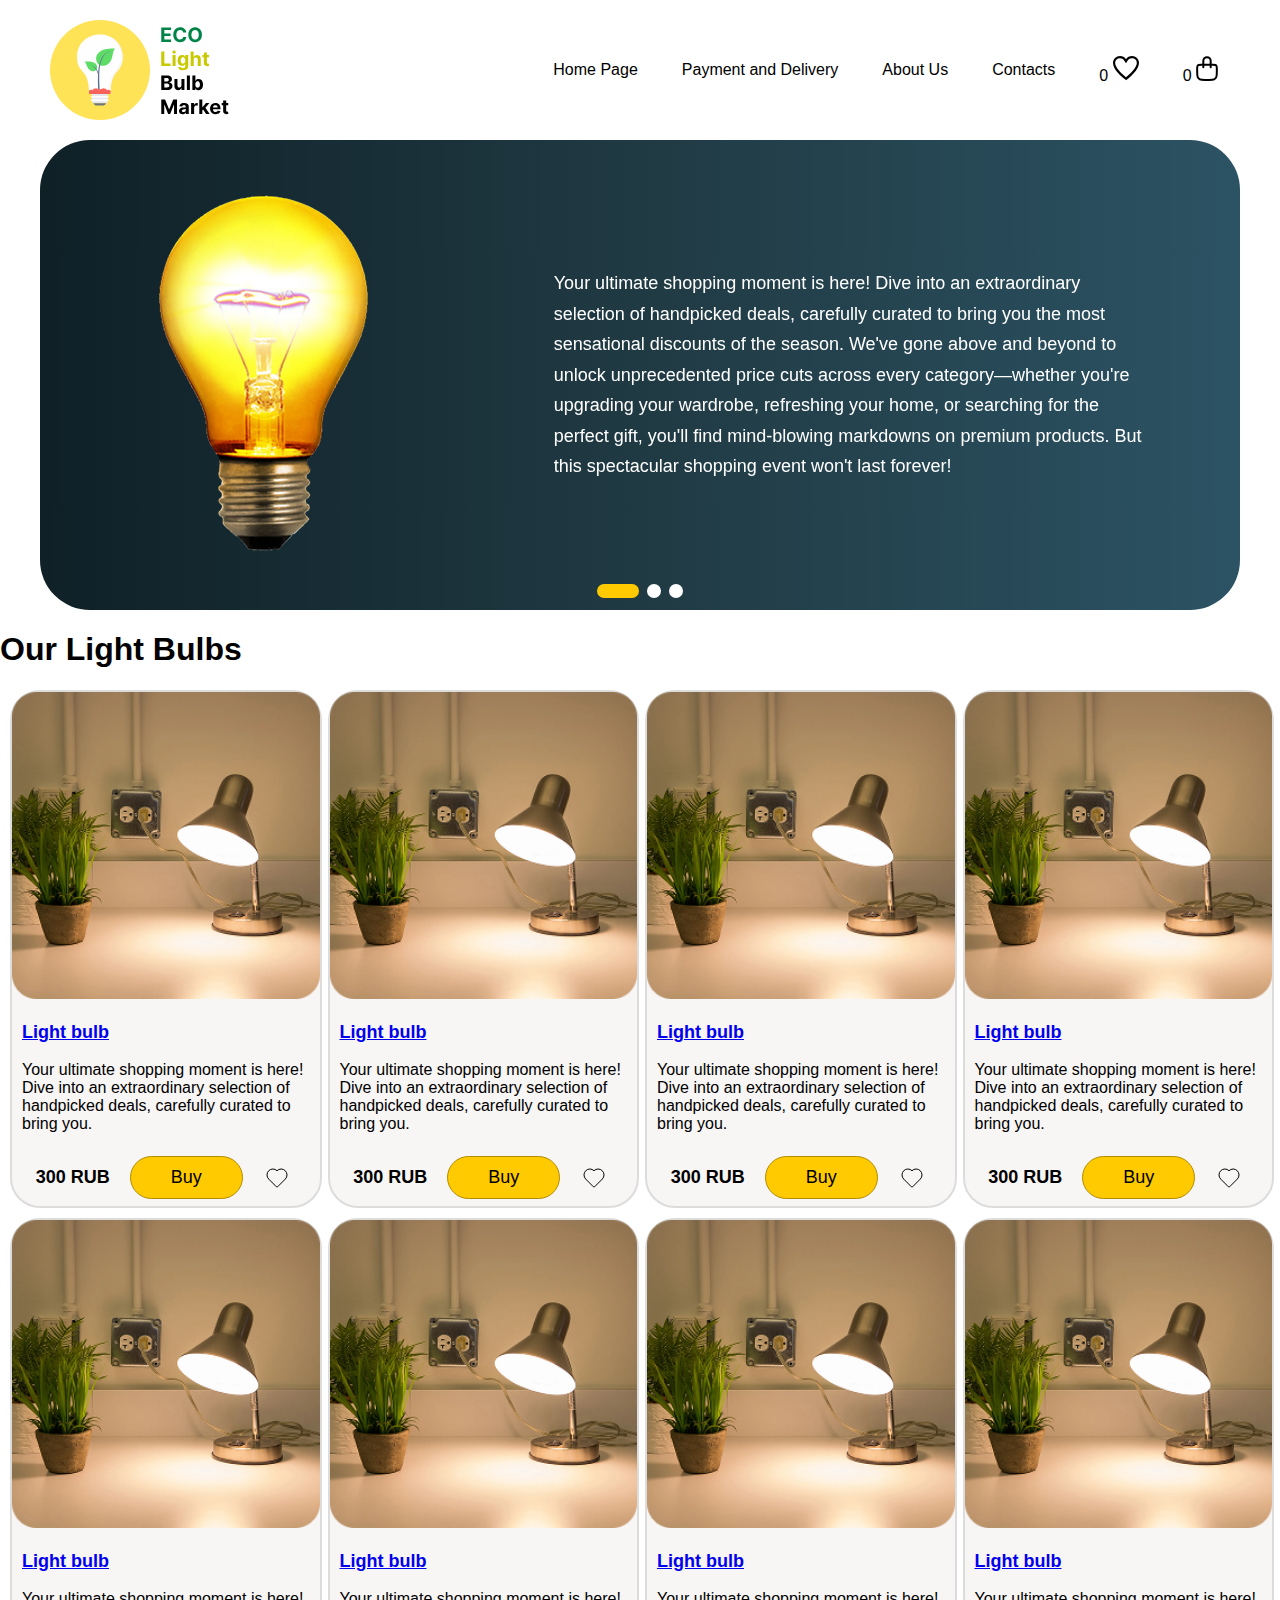
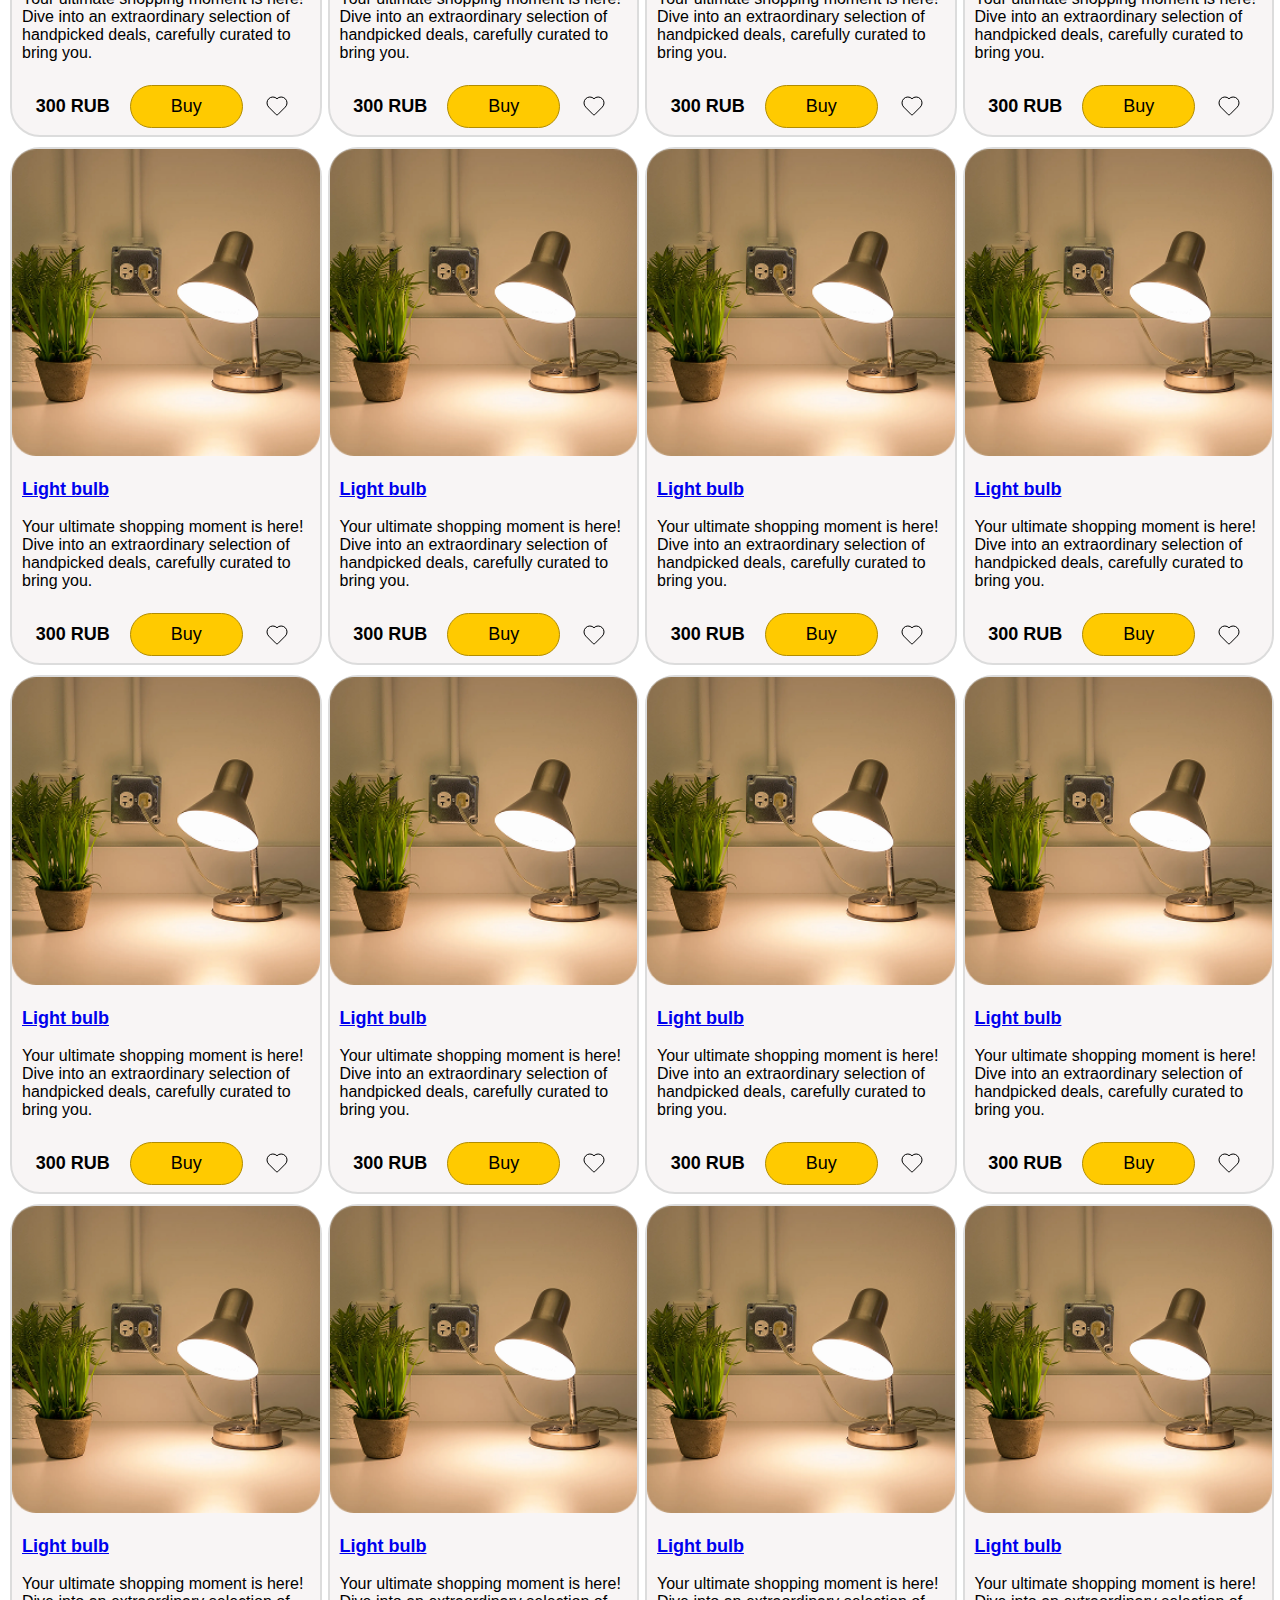
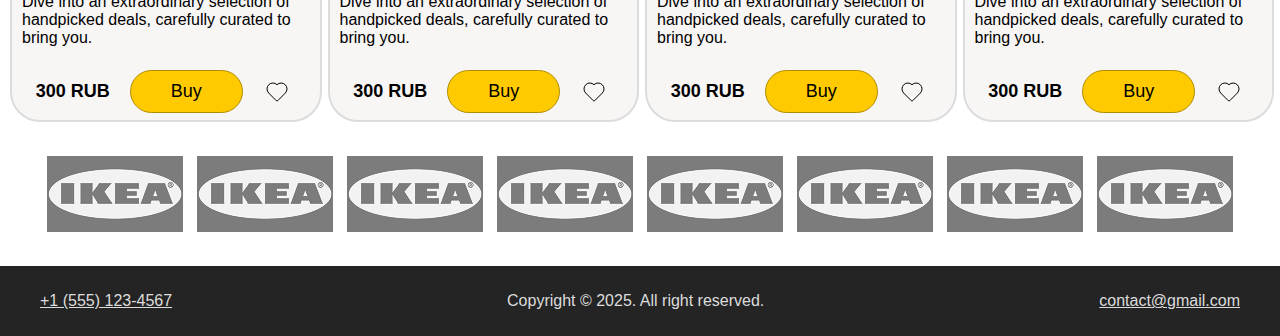
<file: index.html>
<!DOCTYPE html>
<html lang="en">
<head>
    <meta charset="UTF-8">
    <meta name="viewport" content="width=device-width, initial-scale=1.0">
    <link rel="stylesheet" href="css/index.css">
    <link rel="stylesheet" href="https://cdn.jsdelivr.net/npm/swiper@11/swiper-bundle.min.css" />
    <script src="https://cdn.jsdelivr.net/npm/swiper@11/swiper-bundle.min.js"></script>
    <script src="js/slider.js" defer></script>
    <title>Eco Light Bulb Market</title>
</head>
<body>
    <header class="header">
        <nav class="header__nav">
            <div class="header__logo"></div>
            <ul class="header__nav-list">
                <li class="header__nav-item"><a class="header__nav-link header__nav-link--active">Home Page</a></li>
                <li class="header__nav-item"><a class="header__nav-link" href="payment_delivery.html">Payment and Delivery</a></li>
                <li class="header__nav-item"><a class="header__nav-link" href="about.html">About Us</a></li>
                <li class="header__nav-item"><a class="header__nav-link" href="#">Contacts</a></li>
                <li class="header__nav-item"><a class="header__nav-link" href="favorites.html">
                    <span class="count">0</span>
                    <svg width="26" height="25" viewBox="0 0 26 25" fill="none" xmlns="http://www.w3.org/2000/svg">
                        <path d="M13 24.1333L12.35 23.5917C9.425 21.425 0 13.625 0 6.90834C0 3.11667 3.14167 0.0833359 7.04167 0.0833359C9.425 0.0833359 11.7 1.275 13 3.225C14.3 1.275 16.575 0.0833359 18.9583 0.0833359C22.8583 0.0833359 26 3.11667 26 6.90834C26 13.7333 16.575 21.425 13.65 23.7L13 24.1333ZM7.04167 2.14167C4.33333 2.14167 2.16667 4.2 2.16667 6.8C2.16667 11.2417 7.69167 17.0917 13 21.3167C18.3083 17.0917 23.8333 11.2417 23.8333 6.8C23.8333 4.2 21.6667 2.14167 18.9583 2.14167C17.225 2.14167 15.7083 3.00834 14.8417 4.30834L13 7.23334L11.1583 4.41667C10.2917 3.00834 8.775 2.14167 7.04167 2.14167Z" fill="black"/>
                    </svg>
                </a></li>
                <li class="header__nav-item"><a class="header__nav-link" href="#">
                    <span class="count">0</span>
                    <svg width="22" height="25" viewBox="0 0 22 25" fill="none" xmlns="http://www.w3.org/2000/svg">
                        <path d="M7.3146 11.2529V4.93104C7.3146 2.83617 8.96453 1.13793 10.9999 1.13793C13.0354 1.13793 14.6853 2.83617 14.6853 4.93104V11.2115M9.03443 23.8966H12.9655C15.7174 23.8966 17.0934 23.8966 18.1446 23.3453C19.0691 22.8604 19.8208 22.0867 20.2919 21.1352C20.8275 20.0533 20.8275 18.637 20.8275 15.8046V12.7701C20.8275 11.3539 20.8275 10.6457 20.5597 10.1048C20.3242 9.62903 19.9483 9.24219 19.4861 8.99976C18.9605 8.72414 18.2725 8.72414 16.8965 8.72414H5.1034C3.72741 8.72414 3.03941 8.72414 2.51385 8.99976C2.05155 9.24219 1.6757 9.62903 1.44015 10.1048C1.17236 10.6457 1.17236 11.3539 1.17236 12.7701V15.8046C1.17236 18.637 1.17236 20.0533 1.70793 21.1352C2.17904 22.0867 2.93075 22.8604 3.85534 23.3453C4.90645 23.8966 6.28245 23.8966 9.03443 23.8966Z" stroke="black" stroke-width="2" stroke-linecap="round" stroke-linejoin="round"/>
                    </svg>
                </a></li>
            </ul>
        </nav>
    </header>
    <section class="slider">
        <div class="swiper">
            <div class="swiper-wrapper">
              <div class="swiper-slide">
                <div class="slide__image">
                    <img src="img/light_img.png" width="275" height="366" alt="Light image">
                </div>
                <div class="slide__text">
                    <p>
                        Your ultimate shopping moment is here! Dive into an extraordinary selection of handpicked deals,
                        carefully curated to bring you the most sensational discounts of the season. We've gone above and
                        beyond to unlock unprecedented price cuts across every category—whether you're upgrading your wardrobe,
                        refreshing your home, or searching for the perfect gift, you'll find mind-blowing markdowns on premium products.
                        But this spectacular shopping event won't last forever!
                    </p>
                </div>
              </div>
              <div class="swiper-slide">
                <div class="slide__image">
                    <img src="img/light_img.png" width="275" height="366" alt="Light image">
                </div>
                <div class="slide__text">
                    <p>
                        Your ultimate shopping moment is here! Dive into an extraordinary selection of handpicked deals,
                        carefully curated to bring you the most sensational discounts of the season. We've gone above and
                        beyond to unlock unprecedented price cuts across every category—whether you're upgrading your wardrobe,
                        refreshing your home, or searching for the perfect gift, you'll find mind-blowing markdowns on premium products.
                        But this spectacular shopping event won't last forever!
                    </p>
                </div>
              </div>
              <div class="swiper-slide">
                <div class="slide__image">
                    <img src="img/light_img.png" width="275" height="366" alt="Light image">
                </div>
                <div class="slide__text">
                    <p>
                        Your ultimate shopping moment is here! Dive into an extraordinary selection of handpicked deals,
                        carefully curated to bring you the most sensational discounts of the season. We've gone above and
                        beyond to unlock unprecedented price cuts across every category—whether you're upgrading your wardrobe,
                        refreshing your home, or searching for the perfect gift, you'll find mind-blowing markdowns on premium products.
                        But this spectacular shopping event won't last forever!
                    </p>
                </div>
              </div>
            </div>
            <div class="swiper-pagination"></div>          
            <div class="swiper-scrollbar"></div>
          </div>
    </section>
    <main class="main">
        <h1>Our Light Bulbs</h1>
        <ul class="light-bulbs__list">
            <li class="light-bulbs__item">
                <a href="#"><img src="img/bulb-item.png" width="274" height="274" alt="bulb-item"></a>
                <div class="bulb__info">
                    <a class="bulb__name" href="#"><p>Light bulb</p></a>
                    <p class="bulb__description">Your ultimate shopping moment is here! Dive into an extraordinary selection of handpicked deals, carefully curated to bring you. </p>
                    <div class="bulb-item__buttons">
                        <p class="bulb__price">300 RUB</p>
                        <button class="bulb__button bulb__button-buy">Buy</button>
                        <button class="bulb__button bulb__button-favorite">
                            <?xml version="1.0" encoding="utf-8"?><!-- Uploaded to: SVG Repo, www.svgrepo.com, Generator: SVG Repo Mixer Tools -->
                            <svg width="24px" height="24px" viewBox="0 0 24 24" id="favourite" data-name="Flat Color" xmlns="http://www.w3.org/2000/svg" class="icon flat-color"><path id="primary" d="M20.28,4.74a5.82,5.82,0,0,0-8.28,0,5.82,5.82,0,0,0-8.28,0,5.94,5.94,0,0,0,0,8.34l7.57,7.62a1,1,0,0,0,1.42,0l7.57-7.62a5.91,5.91,0,0,0,0-8.34Z""></path></svg>
                        </button>
                    </div>
                </div>
            </li>
            <li class="light-bulbs__item">
                <a href="#"><img src="img/bulb-item.png" width="274" height="274" alt="bulb-item"></a>
                <div class="bulb__info">
                    <a class="bulb__name" href="#"><p>Light bulb</p></a>
                    <p class="bulb__description">Your ultimate shopping moment is here! Dive into an extraordinary selection of handpicked deals, carefully curated to bring you. </p>
                    <div class="bulb-item__buttons">
                        <p class="bulb__price">300 RUB</p>
                        <button class="bulb__button bulb__button-buy">Buy</button>
                        <button class="bulb__button bulb__button-favorite">
                            <?xml version="1.0" encoding="utf-8"?><!-- Uploaded to: SVG Repo, www.svgrepo.com, Generator: SVG Repo Mixer Tools -->
                            <svg width="24px" height="24px" viewBox="0 0 24 24" id="favourite" data-name="Flat Color" xmlns="http://www.w3.org/2000/svg" class="icon flat-color"><path id="primary" d="M20.28,4.74a5.82,5.82,0,0,0-8.28,0,5.82,5.82,0,0,0-8.28,0,5.94,5.94,0,0,0,0,8.34l7.57,7.62a1,1,0,0,0,1.42,0l7.57-7.62a5.91,5.91,0,0,0,0-8.34Z""></path></svg>
                        </button>
                    </div>
                </div>
            </li>
            <li class="light-bulbs__item">
                <a href="#"><img src="img/bulb-item.png" width="274" height="274" alt="bulb-item"></a>
                <div class="bulb__info">
                    <a class="bulb__name" href="#"><p>Light bulb</p></a>
                    <p class="bulb__description">Your ultimate shopping moment is here! Dive into an extraordinary selection of handpicked deals, carefully curated to bring you. </p>
                    <div class="bulb-item__buttons">
                        <p class="bulb__price">300 RUB</p>
                        <button class="bulb__button bulb__button-buy">Buy</button>
                        <button class="bulb__button bulb__button-favorite">
                            <?xml version="1.0" encoding="utf-8"?><!-- Uploaded to: SVG Repo, www.svgrepo.com, Generator: SVG Repo Mixer Tools -->
                            <svg width="24px" height="24px" viewBox="0 0 24 24" id="favourite" data-name="Flat Color" xmlns="http://www.w3.org/2000/svg" class="icon flat-color"><path id="primary" d="M20.28,4.74a5.82,5.82,0,0,0-8.28,0,5.82,5.82,0,0,0-8.28,0,5.94,5.94,0,0,0,0,8.34l7.57,7.62a1,1,0,0,0,1.42,0l7.57-7.62a5.91,5.91,0,0,0,0-8.34Z""></path></svg>
                        </button>
                    </div>
                </div>
            </li>
            <li class="light-bulbs__item">
                <a href="#"><img src="img/bulb-item.png" width="274" height="274" alt="bulb-item"></a>
                <div class="bulb__info">
                    <a class="bulb__name" href="#"><p>Light bulb</p></a>
                    <p class="bulb__description">Your ultimate shopping moment is here! Dive into an extraordinary selection of handpicked deals, carefully curated to bring you. </p>
                    <div class="bulb-item__buttons">
                        <p class="bulb__price">300 RUB</p>
                        <button class="bulb__button bulb__button-buy">Buy</button>
                        <button class="bulb__button bulb__button-favorite">
                            <?xml version="1.0" encoding="utf-8"?><!-- Uploaded to: SVG Repo, www.svgrepo.com, Generator: SVG Repo Mixer Tools -->
                            <svg width="24px" height="24px" viewBox="0 0 24 24" id="favourite" data-name="Flat Color" xmlns="http://www.w3.org/2000/svg" class="icon flat-color"><path id="primary" d="M20.28,4.74a5.82,5.82,0,0,0-8.28,0,5.82,5.82,0,0,0-8.28,0,5.94,5.94,0,0,0,0,8.34l7.57,7.62a1,1,0,0,0,1.42,0l7.57-7.62a5.91,5.91,0,0,0,0-8.34Z""></path></svg>
                        </button>
                    </div>
                </div>
            </li>
            <li class="light-bulbs__item">
                <a href="#"><img src="img/bulb-item.png" width="274" height="274" alt="bulb-item"></a>
                <div class="bulb__info">
                    <a class="bulb__name" href="#"><p>Light bulb</p></a>
                    <p class="bulb__description">Your ultimate shopping moment is here! Dive into an extraordinary selection of handpicked deals, carefully curated to bring you. </p>
                    <div class="bulb-item__buttons">
                        <p class="bulb__price">300 RUB</p>
                        <button class="bulb__button bulb__button-buy">Buy</button>
                        <button class="bulb__button bulb__button-favorite">
                            <?xml version="1.0" encoding="utf-8"?><!-- Uploaded to: SVG Repo, www.svgrepo.com, Generator: SVG Repo Mixer Tools -->
                            <svg width="24px" height="24px" viewBox="0 0 24 24" id="favourite" data-name="Flat Color" xmlns="http://www.w3.org/2000/svg" class="icon flat-color"><path id="primary" d="M20.28,4.74a5.82,5.82,0,0,0-8.28,0,5.82,5.82,0,0,0-8.28,0,5.94,5.94,0,0,0,0,8.34l7.57,7.62a1,1,0,0,0,1.42,0l7.57-7.62a5.91,5.91,0,0,0,0-8.34Z""></path></svg>
                        </button>
                    </div>
                </div>
            </li>
            <li class="light-bulbs__item">
                <a href="#"><img src="img/bulb-item.png" width="274" height="274" alt="bulb-item"></a>
                <div class="bulb__info">
                    <a class="bulb__name" href="#"><p>Light bulb</p></a>
                    <p class="bulb__description">Your ultimate shopping moment is here! Dive into an extraordinary selection of handpicked deals, carefully curated to bring you. </p>
                    <div class="bulb-item__buttons">
                        <p class="bulb__price">300 RUB</p>
                        <button class="bulb__button bulb__button-buy">Buy</button>
                        <button class="bulb__button bulb__button-favorite">
                            <?xml version="1.0" encoding="utf-8"?><!-- Uploaded to: SVG Repo, www.svgrepo.com, Generator: SVG Repo Mixer Tools -->
                            <svg width="24px" height="24px" viewBox="0 0 24 24" id="favourite" data-name="Flat Color" xmlns="http://www.w3.org/2000/svg" class="icon flat-color"><path id="primary" d="M20.28,4.74a5.82,5.82,0,0,0-8.28,0,5.82,5.82,0,0,0-8.28,0,5.94,5.94,0,0,0,0,8.34l7.57,7.62a1,1,0,0,0,1.42,0l7.57-7.62a5.91,5.91,0,0,0,0-8.34Z""></path></svg>
                        </button>
                    </div>
                </div>
            </li>
            <li class="light-bulbs__item">
                <a href="#"><img src="img/bulb-item.png" width="274" height="274" alt="bulb-item"></a>
                <div class="bulb__info">
                    <a class="bulb__name" href="#"><p>Light bulb</p></a>
                    <p class="bulb__description">Your ultimate shopping moment is here! Dive into an extraordinary selection of handpicked deals, carefully curated to bring you. </p>
                    <div class="bulb-item__buttons">
                        <p class="bulb__price">300 RUB</p>
                        <button class="bulb__button bulb__button-buy">Buy</button>
                        <button class="bulb__button bulb__button-favorite">
                            <?xml version="1.0" encoding="utf-8"?><!-- Uploaded to: SVG Repo, www.svgrepo.com, Generator: SVG Repo Mixer Tools -->
                            <svg width="24px" height="24px" viewBox="0 0 24 24" id="favourite" data-name="Flat Color" xmlns="http://www.w3.org/2000/svg" class="icon flat-color"><path id="primary" d="M20.28,4.74a5.82,5.82,0,0,0-8.28,0,5.82,5.82,0,0,0-8.28,0,5.94,5.94,0,0,0,0,8.34l7.57,7.62a1,1,0,0,0,1.42,0l7.57-7.62a5.91,5.91,0,0,0,0-8.34Z""></path></svg>
                        </button>
                    </div>
                </div>
            </li>
            <li class="light-bulbs__item">
                <a href="#"><img src="img/bulb-item.png" width="274" height="274" alt="bulb-item"></a>
                <div class="bulb__info">
                    <a class="bulb__name" href="#"><p>Light bulb</p></a>
                    <p class="bulb__description">Your ultimate shopping moment is here! Dive into an extraordinary selection of handpicked deals, carefully curated to bring you. </p>
                    <div class="bulb-item__buttons">
                        <p class="bulb__price">300 RUB</p>
                        <button class="bulb__button bulb__button-buy">Buy</button>
                        <button class="bulb__button bulb__button-favorite">
                            <?xml version="1.0" encoding="utf-8"?><!-- Uploaded to: SVG Repo, www.svgrepo.com, Generator: SVG Repo Mixer Tools -->
                            <svg width="24px" height="24px" viewBox="0 0 24 24" id="favourite" data-name="Flat Color" xmlns="http://www.w3.org/2000/svg" class="icon flat-color"><path id="primary" d="M20.28,4.74a5.82,5.82,0,0,0-8.28,0,5.82,5.82,0,0,0-8.28,0,5.94,5.94,0,0,0,0,8.34l7.57,7.62a1,1,0,0,0,1.42,0l7.57-7.62a5.91,5.91,0,0,0,0-8.34Z""></path></svg>
                        </button>
                    </div>
                </div>
            </li>
            <li class="light-bulbs__item">
                <a href="#"><img src="img/bulb-item.png" width="274" height="274" alt="bulb-item"></a>
                <div class="bulb__info">
                    <a class="bulb__name" href="#"><p>Light bulb</p></a>
                    <p class="bulb__description">Your ultimate shopping moment is here! Dive into an extraordinary selection of handpicked deals, carefully curated to bring you. </p>
                    <div class="bulb-item__buttons">
                        <p class="bulb__price">300 RUB</p>
                        <button class="bulb__button bulb__button-buy">Buy</button>
                        <button class="bulb__button bulb__button-favorite">
                            <?xml version="1.0" encoding="utf-8"?><!-- Uploaded to: SVG Repo, www.svgrepo.com, Generator: SVG Repo Mixer Tools -->
                            <svg width="24px" height="24px" viewBox="0 0 24 24" id="favourite" data-name="Flat Color" xmlns="http://www.w3.org/2000/svg" class="icon flat-color"><path id="primary" d="M20.28,4.74a5.82,5.82,0,0,0-8.28,0,5.82,5.82,0,0,0-8.28,0,5.94,5.94,0,0,0,0,8.34l7.57,7.62a1,1,0,0,0,1.42,0l7.57-7.62a5.91,5.91,0,0,0,0-8.34Z""></path></svg>
                        </button>
                    </div>
                </div>
            </li>
            <li class="light-bulbs__item">
                <a href="#"><img src="img/bulb-item.png" width="274" height="274" alt="bulb-item"></a>
                <div class="bulb__info">
                    <a class="bulb__name" href="#"><p>Light bulb</p></a>
                    <p class="bulb__description">Your ultimate shopping moment is here! Dive into an extraordinary selection of handpicked deals, carefully curated to bring you. </p>
                    <div class="bulb-item__buttons">
                        <p class="bulb__price">300 RUB</p>
                        <button class="bulb__button bulb__button-buy">Buy</button>
                        <button class="bulb__button bulb__button-favorite">
                            <?xml version="1.0" encoding="utf-8"?><!-- Uploaded to: SVG Repo, www.svgrepo.com, Generator: SVG Repo Mixer Tools -->
                            <svg width="24px" height="24px" viewBox="0 0 24 24" id="favourite" data-name="Flat Color" xmlns="http://www.w3.org/2000/svg" class="icon flat-color"><path id="primary" d="M20.28,4.74a5.82,5.82,0,0,0-8.28,0,5.82,5.82,0,0,0-8.28,0,5.94,5.94,0,0,0,0,8.34l7.57,7.62a1,1,0,0,0,1.42,0l7.57-7.62a5.91,5.91,0,0,0,0-8.34Z""></path></svg>
                        </button>
                    </div>
                </div>
            </li>
            <li class="light-bulbs__item">
                <a href="#"><img src="img/bulb-item.png" width="274" height="274" alt="bulb-item"></a>
                <div class="bulb__info">
                    <a class="bulb__name" href="#"><p>Light bulb</p></a>
                    <p class="bulb__description">Your ultimate shopping moment is here! Dive into an extraordinary selection of handpicked deals, carefully curated to bring you. </p>
                    <div class="bulb-item__buttons">
                        <p class="bulb__price">300 RUB</p>
                        <button class="bulb__button bulb__button-buy">Buy</button>
                        <button class="bulb__button bulb__button-favorite">
                            <?xml version="1.0" encoding="utf-8"?><!-- Uploaded to: SVG Repo, www.svgrepo.com, Generator: SVG Repo Mixer Tools -->
                            <svg width="24px" height="24px" viewBox="0 0 24 24" id="favourite" data-name="Flat Color" xmlns="http://www.w3.org/2000/svg" class="icon flat-color"><path id="primary" d="M20.28,4.74a5.82,5.82,0,0,0-8.28,0,5.82,5.82,0,0,0-8.28,0,5.94,5.94,0,0,0,0,8.34l7.57,7.62a1,1,0,0,0,1.42,0l7.57-7.62a5.91,5.91,0,0,0,0-8.34Z""></path></svg>
                        </button>
                    </div>
                </div>
            </li>
            <li class="light-bulbs__item">
                <a href="#"><img src="img/bulb-item.png" width="274" height="274" alt="bulb-item"></a>
                <div class="bulb__info">
                    <a class="bulb__name" href="#"><p>Light bulb</p></a>
                    <p class="bulb__description">Your ultimate shopping moment is here! Dive into an extraordinary selection of handpicked deals, carefully curated to bring you. </p>
                    <div class="bulb-item__buttons">
                        <p class="bulb__price">300 RUB</p>
                        <button class="bulb__button bulb__button-buy">Buy</button>
                        <button class="bulb__button bulb__button-favorite">
                            <?xml version="1.0" encoding="utf-8"?><!-- Uploaded to: SVG Repo, www.svgrepo.com, Generator: SVG Repo Mixer Tools -->
                            <svg width="24px" height="24px" viewBox="0 0 24 24" id="favourite" data-name="Flat Color" xmlns="http://www.w3.org/2000/svg" class="icon flat-color"><path id="primary" d="M20.28,4.74a5.82,5.82,0,0,0-8.28,0,5.82,5.82,0,0,0-8.28,0,5.94,5.94,0,0,0,0,8.34l7.57,7.62a1,1,0,0,0,1.42,0l7.57-7.62a5.91,5.91,0,0,0,0-8.34Z""></path></svg>
                        </button>
                    </div>
                </div>
            </li>
            <li class="light-bulbs__item">
                <a href="#"><img src="img/bulb-item.png" width="274" height="274" alt="bulb-item"></a>
                <div class="bulb__info">
                    <a class="bulb__name" href="#"><p>Light bulb</p></a>
                    <p class="bulb__description">Your ultimate shopping moment is here! Dive into an extraordinary selection of handpicked deals, carefully curated to bring you. </p>
                    <div class="bulb-item__buttons">
                        <p class="bulb__price">300 RUB</p>
                        <button class="bulb__button bulb__button-buy">Buy</button>
                        <button class="bulb__button bulb__button-favorite">
                            <?xml version="1.0" encoding="utf-8"?><!-- Uploaded to: SVG Repo, www.svgrepo.com, Generator: SVG Repo Mixer Tools -->
                            <svg width="24px" height="24px" viewBox="0 0 24 24" id="favourite" data-name="Flat Color" xmlns="http://www.w3.org/2000/svg" class="icon flat-color"><path id="primary" d="M20.28,4.74a5.82,5.82,0,0,0-8.28,0,5.82,5.82,0,0,0-8.28,0,5.94,5.94,0,0,0,0,8.34l7.57,7.62a1,1,0,0,0,1.42,0l7.57-7.62a5.91,5.91,0,0,0,0-8.34Z""></path></svg>
                        </button>
                    </div>
                </div>
            </li>
            <li class="light-bulbs__item">
                <a href="#"><img src="img/bulb-item.png" width="274" height="274" alt="bulb-item"></a>
                <div class="bulb__info">
                    <a class="bulb__name" href="#"><p>Light bulb</p></a>
                    <p class="bulb__description">Your ultimate shopping moment is here! Dive into an extraordinary selection of handpicked deals, carefully curated to bring you. </p>
                    <div class="bulb-item__buttons">
                        <p class="bulb__price">300 RUB</p>
                        <button class="bulb__button bulb__button-buy">Buy</button>
                        <button class="bulb__button bulb__button-favorite">
                            <?xml version="1.0" encoding="utf-8"?><!-- Uploaded to: SVG Repo, www.svgrepo.com, Generator: SVG Repo Mixer Tools -->
                            <svg width="24px" height="24px" viewBox="0 0 24 24" id="favourite" data-name="Flat Color" xmlns="http://www.w3.org/2000/svg" class="icon flat-color"><path id="primary" d="M20.28,4.74a5.82,5.82,0,0,0-8.28,0,5.82,5.82,0,0,0-8.28,0,5.94,5.94,0,0,0,0,8.34l7.57,7.62a1,1,0,0,0,1.42,0l7.57-7.62a5.91,5.91,0,0,0,0-8.34Z""></path></svg>
                        </button>
                    </div>
                </div>
            </li>
            <li class="light-bulbs__item">
                <a href="#"><img src="img/bulb-item.png" width="274" height="274" alt="bulb-item"></a>
                <div class="bulb__info">
                    <a class="bulb__name" href="#"><p>Light bulb</p></a>
                    <p class="bulb__description">Your ultimate shopping moment is here! Dive into an extraordinary selection of handpicked deals, carefully curated to bring you. </p>
                    <div class="bulb-item__buttons">
                        <p class="bulb__price">300 RUB</p>
                        <button class="bulb__button bulb__button-buy">Buy</button>
                        <button class="bulb__button bulb__button-favorite">
                            <?xml version="1.0" encoding="utf-8"?><!-- Uploaded to: SVG Repo, www.svgrepo.com, Generator: SVG Repo Mixer Tools -->
                            <svg width="24px" height="24px" viewBox="0 0 24 24" id="favourite" data-name="Flat Color" xmlns="http://www.w3.org/2000/svg" class="icon flat-color"><path id="primary" d="M20.28,4.74a5.82,5.82,0,0,0-8.28,0,5.82,5.82,0,0,0-8.28,0,5.94,5.94,0,0,0,0,8.34l7.57,7.62a1,1,0,0,0,1.42,0l7.57-7.62a5.91,5.91,0,0,0,0-8.34Z""></path></svg>
                        </button>
                    </div>
                </div>
            </li>
            <li class="light-bulbs__item">
                <a href="#"><img src="img/bulb-item.png" width="274" height="274" alt="bulb-item"></a>
                <div class="bulb__info">
                    <a class="bulb__name" href="#"><p>Light bulb</p></a>
                    <p class="bulb__description">Your ultimate shopping moment is here! Dive into an extraordinary selection of handpicked deals, carefully curated to bring you. </p>
                    <div class="bulb-item__buttons">
                        <p class="bulb__price">300 RUB</p>
                        <button class="bulb__button bulb__button-buy">Buy</button>
                        <button class="bulb__button bulb__button-favorite">
                            <?xml version="1.0" encoding="utf-8"?><!-- Uploaded to: SVG Repo, www.svgrepo.com, Generator: SVG Repo Mixer Tools -->
                            <svg width="24px" height="24px" viewBox="0 0 24 24" id="favourite" data-name="Flat Color" xmlns="http://www.w3.org/2000/svg" class="icon flat-color"><path id="primary" d="M20.28,4.74a5.82,5.82,0,0,0-8.28,0,5.82,5.82,0,0,0-8.28,0,5.94,5.94,0,0,0,0,8.34l7.57,7.62a1,1,0,0,0,1.42,0l7.57-7.62a5.91,5.91,0,0,0,0-8.34Z""></path></svg>
                        </button>
                    </div>
                </div>
            </li>
            <li class="light-bulbs__item">
                <a href="#"><img src="img/bulb-item.png" width="274" height="274" alt="bulb-item"></a>
                <div class="bulb__info">
                    <a class="bulb__name" href="#"><p>Light bulb</p></a>
                    <p class="bulb__description">Your ultimate shopping moment is here! Dive into an extraordinary selection of handpicked deals, carefully curated to bring you. </p>
                    <div class="bulb-item__buttons">
                        <p class="bulb__price">300 RUB</p>
                        <button class="bulb__button bulb__button-buy">Buy</button>
                        <button class="bulb__button bulb__button-favorite">
                            <?xml version="1.0" encoding="utf-8"?><!-- Uploaded to: SVG Repo, www.svgrepo.com, Generator: SVG Repo Mixer Tools -->
                            <svg width="24px" height="24px" viewBox="0 0 24 24" id="favourite" data-name="Flat Color" xmlns="http://www.w3.org/2000/svg" class="icon flat-color"><path id="primary" d="M20.28,4.74a5.82,5.82,0,0,0-8.28,0,5.82,5.82,0,0,0-8.28,0,5.94,5.94,0,0,0,0,8.34l7.57,7.62a1,1,0,0,0,1.42,0l7.57-7.62a5.91,5.91,0,0,0,0-8.34Z""></path></svg>
                        </button>
                    </div>
                </div>
            </li>
            <li class="light-bulbs__item">
                <a href="#"><img src="img/bulb-item.png" width="274" height="274" alt="bulb-item"></a>
                <div class="bulb__info">
                    <a class="bulb__name" href="#"><p>Light bulb</p></a>
                    <p class="bulb__description">Your ultimate shopping moment is here! Dive into an extraordinary selection of handpicked deals, carefully curated to bring you. </p>
                    <div class="bulb-item__buttons">
                        <p class="bulb__price">300 RUB</p>
                        <button class="bulb__button bulb__button-buy">Buy</button>
                        <button class="bulb__button bulb__button-favorite">
                            <?xml version="1.0" encoding="utf-8"?><!-- Uploaded to: SVG Repo, www.svgrepo.com, Generator: SVG Repo Mixer Tools -->
                            <svg width="24px" height="24px" viewBox="0 0 24 24" id="favourite" data-name="Flat Color" xmlns="http://www.w3.org/2000/svg" class="icon flat-color"><path id="primary" d="M20.28,4.74a5.82,5.82,0,0,0-8.28,0,5.82,5.82,0,0,0-8.28,0,5.94,5.94,0,0,0,0,8.34l7.57,7.62a1,1,0,0,0,1.42,0l7.57-7.62a5.91,5.91,0,0,0,0-8.34Z""></path></svg>
                        </button>
                    </div>
                </div>
            </li>
            <li class="light-bulbs__item">
                <a href="#"><img src="img/bulb-item.png" width="274" height="274" alt="bulb-item"></a>
                <div class="bulb__info">
                    <a class="bulb__name" href="#"><p>Light bulb</p></a>
                    <p class="bulb__description">Your ultimate shopping moment is here! Dive into an extraordinary selection of handpicked deals, carefully curated to bring you. </p>
                    <div class="bulb-item__buttons">
                        <p class="bulb__price">300 RUB</p>
                        <button class="bulb__button bulb__button-buy">Buy</button>
                        <button class="bulb__button bulb__button-favorite">
                            <?xml version="1.0" encoding="utf-8"?><!-- Uploaded to: SVG Repo, www.svgrepo.com, Generator: SVG Repo Mixer Tools -->
                            <svg width="24px" height="24px" viewBox="0 0 24 24" id="favourite" data-name="Flat Color" xmlns="http://www.w3.org/2000/svg" class="icon flat-color"><path id="primary" d="M20.28,4.74a5.82,5.82,0,0,0-8.28,0,5.82,5.82,0,0,0-8.28,0,5.94,5.94,0,0,0,0,8.34l7.57,7.62a1,1,0,0,0,1.42,0l7.57-7.62a5.91,5.91,0,0,0,0-8.34Z""></path></svg>
                        </button>
                    </div>
                </div>
            </li>
            <li class="light-bulbs__item">
                <a href="#"><img src="img/bulb-item.png" width="274" height="274" alt="bulb-item"></a>
                <div class="bulb__info">
                    <a class="bulb__name" href="#"><p>Light bulb</p></a>
                    <p class="bulb__description">Your ultimate shopping moment is here! Dive into an extraordinary selection of handpicked deals, carefully curated to bring you. </p>
                    <div class="bulb-item__buttons">
                        <p class="bulb__price">300 RUB</p>
                        <button class="bulb__button bulb__button-buy">Buy</button>
                        <button class="bulb__button bulb__button-favorite">
                            <?xml version="1.0" encoding="utf-8"?><!-- Uploaded to: SVG Repo, www.svgrepo.com, Generator: SVG Repo Mixer Tools -->
                            <svg width="24px" height="24px" viewBox="0 0 24 24" id="favourite" data-name="Flat Color" xmlns="http://www.w3.org/2000/svg" class="icon flat-color"><path id="primary" d="M20.28,4.74a5.82,5.82,0,0,0-8.28,0,5.82,5.82,0,0,0-8.28,0,5.94,5.94,0,0,0,0,8.34l7.57,7.62a1,1,0,0,0,1.42,0l7.57-7.62a5.91,5.91,0,0,0,0-8.34Z""></path></svg>
                        </button>
                    </div>
                </div>
            </li>
        </ul>
    </main>
    <section class="company_logos">
        <img src="img/ikea-logo.png" width="136" height="76" alt="IKEA logo">
        <img src="img/ikea-logo.png" width="136" height="76" alt="IKEA logo">
        <img src="img/ikea-logo.png" width="136" height="76" alt="IKEA logo">
        <img src="img/ikea-logo.png" width="136" height="76" alt="IKEA logo">
        <img src="img/ikea-logo.png" width="136" height="76" alt="IKEA logo">
        <img src="img/ikea-logo.png" width="136" height="76" alt="IKEA logo">
        <img src="img/ikea-logo.png" width="136" height="76" alt="IKEA logo">
        <img src="img/ikea-logo.png" width="136" height="76" alt="IKEA logo">
    </section>
    <footer class="footer">
        <div class="footer-wrapper">
            <a href="tel:+15551234567">+1 (555) 123-4567</a>
            <p>Copyright &copy; 2025. All right reserved.</p>
            <a href="mailto:contact@gmail.com">contact@gmail.com</a>
        </div>
    </footer>
</body>
</html>
</file>
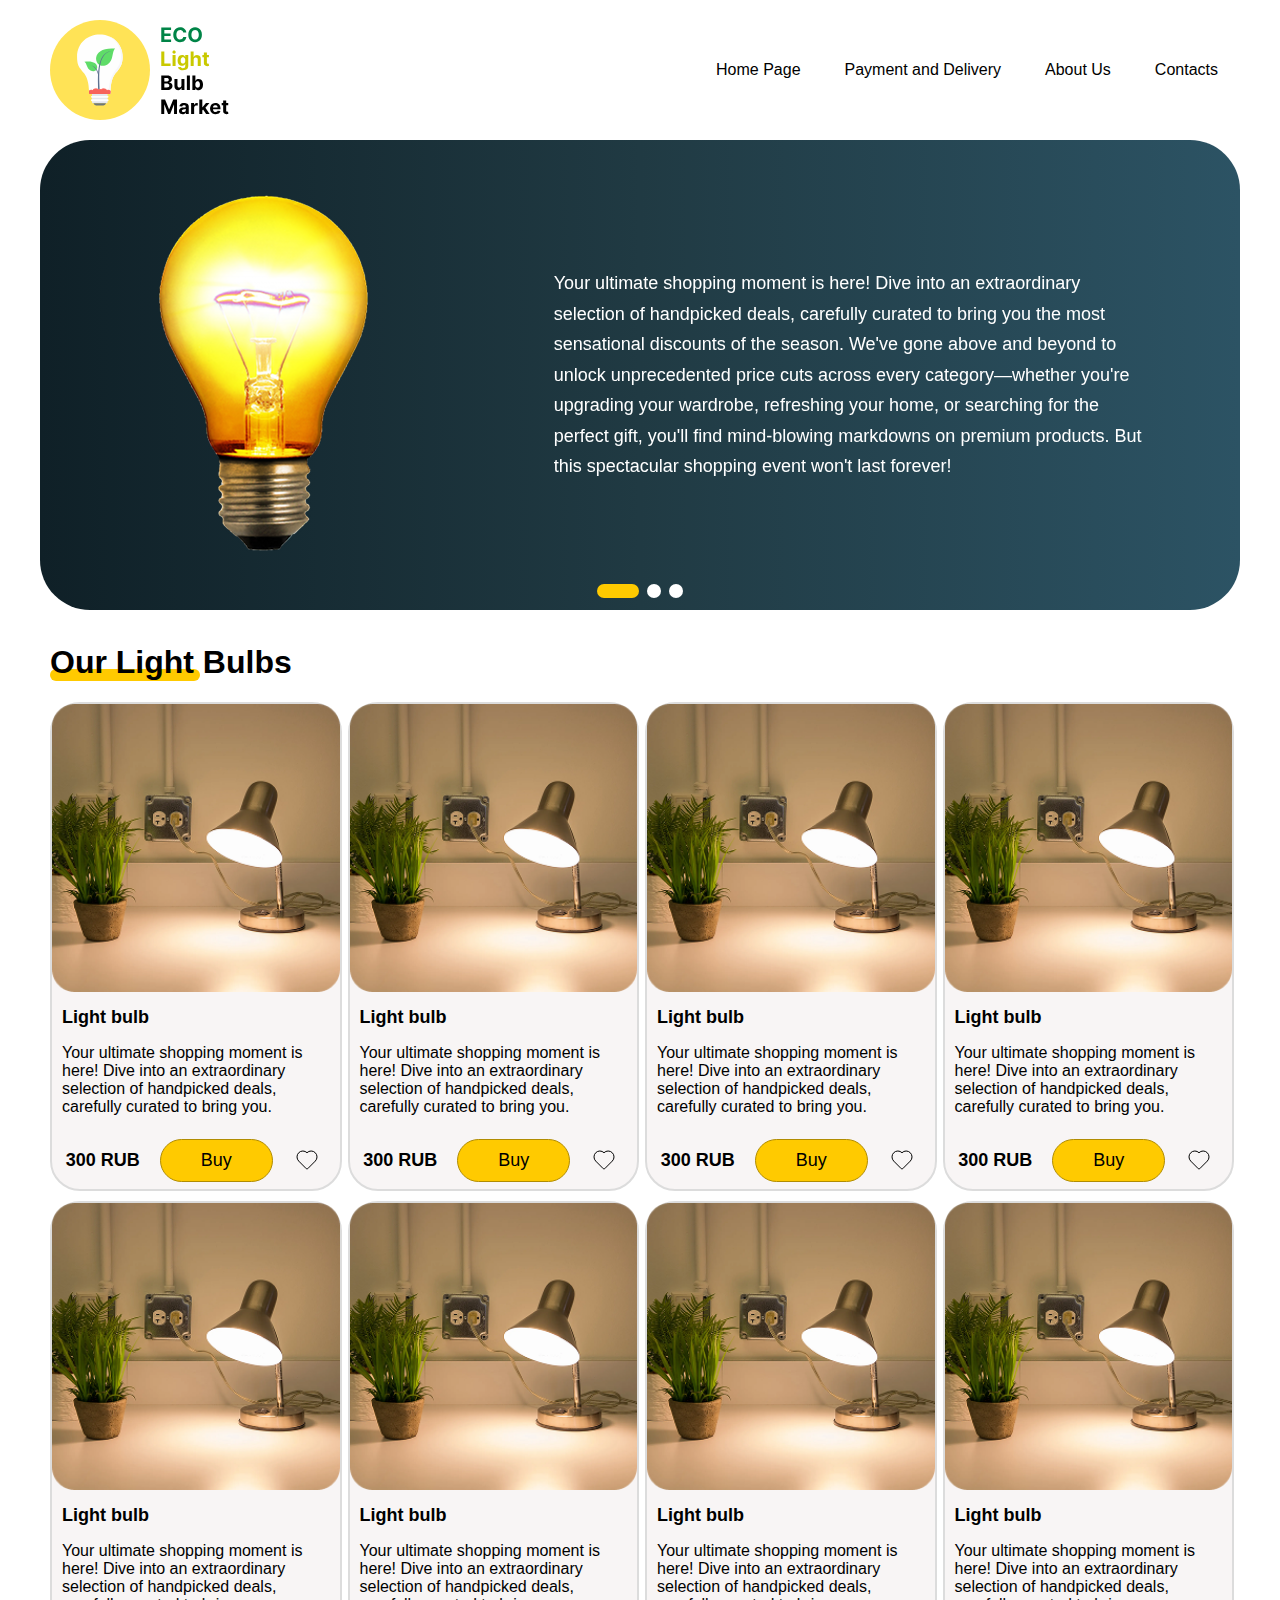
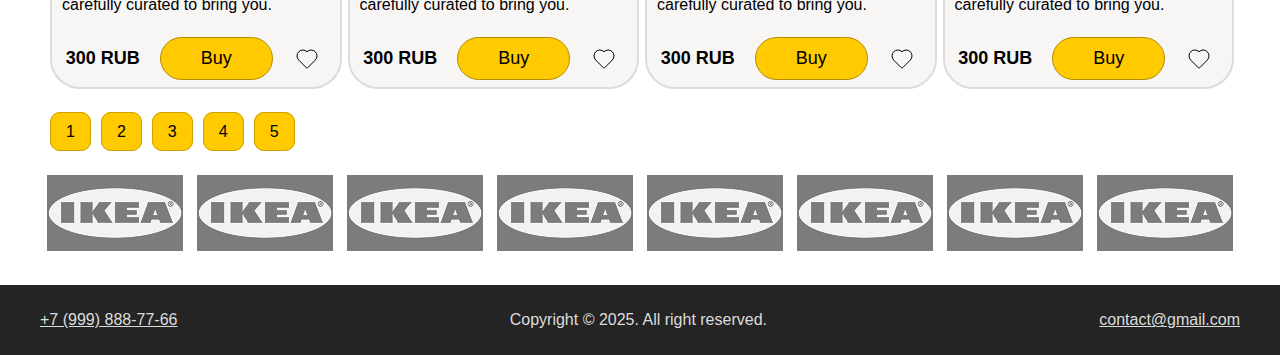
<file: Frontend/Client/index.html>
<!DOCTYPE html>
<html lang="en">
<head>
    <meta charset="UTF-8">
    <meta name="viewport" content="width=device-width, initial-scale=1.0">
    <link rel="stylesheet" href="css/index.css">
    <link rel="stylesheet" href="https://cdn.jsdelivr.net/npm/swiper@11/swiper-bundle.min.css" />
    <script src="https://cdn.jsdelivr.net/npm/swiper@11/swiper-bundle.min.js"></script>
    <script src="js/slider.js" defer></script>
    <title>Eco Light Bulb Market</title>
</head>
<body>
    <header class="header">
        <nav class="header__nav">
            <div class="header__logo"></div>
            <ul class="header__nav-list">
                <li class="header__nav-item"><a class="header__nav-link" href="#">Home Page</a></li>
                <li class="header__nav-item"><a class="header__nav-link" href="#">Payment and Delivery</a></li>
                <li class="header__nav-item"><a class="header__nav-link" href="#">About Us</a></li>
                <li class="header__nav-item"><a class="header__nav-link" href="#">Contacts</a></li>
                <!--<li class="header__nav-item"><a class="header__nav-link" href="#">
                    <div class="icon-buttons__wrapper">
                        <span class="count">5</span>
                        <svg width="26" height="25" viewBox="0 0 26 25" fill="none" xmlns="http://www.w3.org/2000/svg">
                            <path d="M13 24.1333L12.35 23.5917C9.425 21.425 0 13.625 0 6.90834C0 3.11667 3.14167 0.0833359 7.04167 0.0833359C9.425 0.0833359 11.7 1.275 13 3.225C14.3 1.275 16.575 0.0833359 18.9583 0.0833359C22.8583 0.0833359 26 3.11667 26 6.90834C26 13.7333 16.575 21.425 13.65 23.7L13 24.1333ZM7.04167 2.14167C4.33333 2.14167 2.16667 4.2 2.16667 6.8C2.16667 11.2417 7.69167 17.0917 13 21.3167C18.3083 17.0917 23.8333 11.2417 23.8333 6.8C23.8333 4.2 21.6667 2.14167 18.9583 2.14167C17.225 2.14167 15.7083 3.00834 14.8417 4.30834L13 7.23334L11.1583 4.41667C10.2917 3.00834 8.775 2.14167 7.04167 2.14167Z" fill="black"/>
                        </svg>
                    </div>
                </a></li>
                <li class="header__nav-item"><a class="header__nav-link" href="#">
                    <div class="icon-buttons__wrapper">
                        <span class="count">5</span>
                        <svg width="22" height="25" viewBox="0 0 22 25" fill="none" xmlns="http://www.w3.org/2000/svg">
                            <path d="M7.3146 11.2529V4.93104C7.3146 2.83617 8.96453 1.13793 10.9999 1.13793C13.0354 1.13793 14.6853 2.83617 14.6853 4.93104V11.2115M9.03443 23.8966H12.9655C15.7174 23.8966 17.0934 23.8966 18.1446 23.3453C19.0691 22.8604 19.8208 22.0867 20.2919 21.1352C20.8275 20.0533 20.8275 18.637 20.8275 15.8046V12.7701C20.8275 11.3539 20.8275 10.6457 20.5597 10.1048C20.3242 9.62903 19.9483 9.24219 19.4861 8.99976C18.9605 8.72414 18.2725 8.72414 16.8965 8.72414H5.1034C3.72741 8.72414 3.03941 8.72414 2.51385 8.99976C2.05155 9.24219 1.6757 9.62903 1.44015 10.1048C1.17236 10.6457 1.17236 11.3539 1.17236 12.7701V15.8046C1.17236 18.637 1.17236 20.0533 1.70793 21.1352C2.17904 22.0867 2.93075 22.8604 3.85534 23.3453C4.90645 23.8966 6.28245 23.8966 9.03443 23.8966Z" stroke="black" stroke-width="2" stroke-linecap="round" stroke-linejoin="round"/>
                        </svg>
                    </div>                     
                </a></li>-->
            </ul>
        </nav>
    </header>
    <section class="slider">
        <div class="swiper">
            <div class="swiper-wrapper">
              <div class="swiper-slide">
                <div class="slide__image">
                    <img src="img/light_img.png" width="275" height="366" alt="Light image">
                </div>
                <div class="slide__text">
                    <p>
                        Your ultimate shopping moment is here! Dive into an extraordinary selection of handpicked deals,
                        carefully curated to bring you the most sensational discounts of the season. We've gone above and
                        beyond to unlock unprecedented price cuts across every category—whether you're upgrading your wardrobe,
                        refreshing your home, or searching for the perfect gift, you'll find mind-blowing markdowns on premium products.
                        But this spectacular shopping event won't last forever!
                    </p>
                </div>
              </div>
              <div class="swiper-slide">
                <div class="slide__image">
                    <img src="img/light_img.png" width="275" height="366" alt="Light image">
                </div>
                <div class="slide__text">
                    <p>
                        Your ultimate shopping moment is here! Dive into an extraordinary selection of handpicked deals,
                        carefully curated to bring you the most sensational discounts of the season. We've gone above and
                        beyond to unlock unprecedented price cuts across every category—whether you're upgrading your wardrobe,
                        refreshing your home, or searching for the perfect gift, you'll find mind-blowing markdowns on premium products.
                        But this spectacular shopping event won't last forever!
                    </p>
                </div>
              </div>
              <div class="swiper-slide">
                <div class="slide__image">
                    <img src="img/light_img.png" width="275" height="366" alt="Light image">
                </div>
                <div class="slide__text">
                    <p>
                        Your ultimate shopping moment is here! Dive into an extraordinary selection of handpicked deals,
                        carefully curated to bring you the most sensational discounts of the season. We've gone above and
                        beyond to unlock unprecedented price cuts across every category—whether you're upgrading your wardrobe,
                        refreshing your home, or searching for the perfect gift, you'll find mind-blowing markdowns on premium products.
                        But this spectacular shopping event won't last forever!
                    </p>
                </div>
              </div>
            </div>
            <div class="swiper-pagination"></div>          
            <div class="swiper-scrollbar"></div>
          </div>
    </section>
    <section class="light-bulbs">
        <h1>Our Light Bulbs</h1>
        <ul class="light-bulbs__list">
            <li class="light-bulbs__item">
                <img src="img/bulb-item.png" width="274" height="274" alt="bulb-item">
                <div class="bulb__info">
                    <p class="bulb__name">Light bulb</p>
                    <p class="bulb__description">Your ultimate shopping moment is here! Dive into an extraordinary selection of handpicked deals, carefully curated to bring you. </p>
                    <div class="bulb-item__buttons">
                        <p class="bulb__price">300 RUB</p>
                        <button class="bulb__button bulb__button-buy">Buy</button>
                        <button class="bulb__button bulb__button-favorite">
                            <?xml version="1.0" encoding="utf-8"?><!-- Uploaded to: SVG Repo, www.svgrepo.com, Generator: SVG Repo Mixer Tools -->
                            <svg width="24px" height="24px" viewBox="0 0 24 24" id="favourite" data-name="Flat Color" xmlns="http://www.w3.org/2000/svg" class="icon flat-color"><path id="primary" d="M20.28,4.74a5.82,5.82,0,0,0-8.28,0,5.82,5.82,0,0,0-8.28,0,5.94,5.94,0,0,0,0,8.34l7.57,7.62a1,1,0,0,0,1.42,0l7.57-7.62a5.91,5.91,0,0,0,0-8.34Z""></path></svg>
                        </button>
                    </div>
                </div>
            </li>
            <li class="light-bulbs__item">
                <img src="img/bulb-item.png" width="274" height="274" alt="bulb-item">
                <div class="bulb__info">
                    <p class="bulb__name">Light bulb</p>
                    <p class="bulb__description">Your ultimate shopping moment is here! Dive into an extraordinary selection of handpicked deals, carefully curated to bring you. </p>
                    <div class="bulb-item__buttons">
                        <p class="bulb__price">300 RUB</p>
                        <button class="bulb__button bulb__button-buy">Buy</button>
                        <button class="bulb__button bulb__button-favorite">
                            <?xml version="1.0" encoding="utf-8"?><!-- Uploaded to: SVG Repo, www.svgrepo.com, Generator: SVG Repo Mixer Tools -->
                            <svg width="24px" height="24px" viewBox="0 0 24 24" id="favourite" data-name="Flat Color" xmlns="http://www.w3.org/2000/svg" class="icon flat-color"><path id="primary" d="M20.28,4.74a5.82,5.82,0,0,0-8.28,0,5.82,5.82,0,0,0-8.28,0,5.94,5.94,0,0,0,0,8.34l7.57,7.62a1,1,0,0,0,1.42,0l7.57-7.62a5.91,5.91,0,0,0,0-8.34Z""></path></svg>
                        </button>
                    </div>
                </div>
            </li>
            <li class="light-bulbs__item">
                <img src="img/bulb-item.png" width="274" height="274" alt="bulb-item">
                <div class="bulb__info">
                    <p class="bulb__name">Light bulb</p>
                    <p class="bulb__description">Your ultimate shopping moment is here! Dive into an extraordinary selection of handpicked deals, carefully curated to bring you. </p>
                    <div class="bulb-item__buttons">
                        <p class="bulb__price">300 RUB</p>
                        <button class="bulb__button bulb__button-buy">Buy</button>
                        <button class="bulb__button bulb__button-favorite">
                            <?xml version="1.0" encoding="utf-8"?><!-- Uploaded to: SVG Repo, www.svgrepo.com, Generator: SVG Repo Mixer Tools -->
                            <svg width="24px" height="24px" viewBox="0 0 24 24" id="favourite" data-name="Flat Color" xmlns="http://www.w3.org/2000/svg" class="icon flat-color"><path id="primary" d="M20.28,4.74a5.82,5.82,0,0,0-8.28,0,5.82,5.82,0,0,0-8.28,0,5.94,5.94,0,0,0,0,8.34l7.57,7.62a1,1,0,0,0,1.42,0l7.57-7.62a5.91,5.91,0,0,0,0-8.34Z""></path></svg>
                        </button>
                    </div>
                </div>
            </li>
            <li class="light-bulbs__item">
                <img src="img/bulb-item.png" width="274" height="274" alt="bulb-item">
                <div class="bulb__info">
                    <p class="bulb__name">Light bulb</p>
                    <p class="bulb__description">Your ultimate shopping moment is here! Dive into an extraordinary selection of handpicked deals, carefully curated to bring you. </p>
                    <div class="bulb-item__buttons">
                        <p class="bulb__price">300 RUB</p>
                        <button class="bulb__button bulb__button-buy">Buy</button>
                        <button class="bulb__button bulb__button-favorite">
                            <?xml version="1.0" encoding="utf-8"?><!-- Uploaded to: SVG Repo, www.svgrepo.com, Generator: SVG Repo Mixer Tools -->
                            <svg width="24px" height="24px" viewBox="0 0 24 24" id="favourite" data-name="Flat Color" xmlns="http://www.w3.org/2000/svg" class="icon flat-color"><path id="primary" d="M20.28,4.74a5.82,5.82,0,0,0-8.28,0,5.82,5.82,0,0,0-8.28,0,5.94,5.94,0,0,0,0,8.34l7.57,7.62a1,1,0,0,0,1.42,0l7.57-7.62a5.91,5.91,0,0,0,0-8.34Z""></path></svg>
                        </button>
                    </div>
                </div>
            </li>
            <li class="light-bulbs__item">
                <img src="img/bulb-item.png" width="274" height="274" alt="bulb-item">
                <div class="bulb__info">
                    <p class="bulb__name">Light bulb</p>
                    <p class="bulb__description">Your ultimate shopping moment is here! Dive into an extraordinary selection of handpicked deals, carefully curated to bring you. </p>
                    <div class="bulb-item__buttons">
                        <p class="bulb__price">300 RUB</p>
                        <button class="bulb__button bulb__button-buy">Buy</button>
                        <button class="bulb__button bulb__button-favorite">
                            <?xml version="1.0" encoding="utf-8"?><!-- Uploaded to: SVG Repo, www.svgrepo.com, Generator: SVG Repo Mixer Tools -->
                            <svg width="24px" height="24px" viewBox="0 0 24 24" id="favourite" data-name="Flat Color" xmlns="http://www.w3.org/2000/svg" class="icon flat-color"><path id="primary" d="M20.28,4.74a5.82,5.82,0,0,0-8.28,0,5.82,5.82,0,0,0-8.28,0,5.94,5.94,0,0,0,0,8.34l7.57,7.62a1,1,0,0,0,1.42,0l7.57-7.62a5.91,5.91,0,0,0,0-8.34Z""></path></svg>
                        </button>
                    </div>
                </div>
            </li>
            <li class="light-bulbs__item">
                <img src="img/bulb-item.png" width="274" height="274" alt="bulb-item">
                <div class="bulb__info">
                    <p class="bulb__name">Light bulb</p>
                    <p class="bulb__description">Your ultimate shopping moment is here! Dive into an extraordinary selection of handpicked deals, carefully curated to bring you. </p>
                    <div class="bulb-item__buttons">
                        <p class="bulb__price">300 RUB</p>
                        <button class="bulb__button bulb__button-buy">Buy</button>
                        <button class="bulb__button bulb__button-favorite">
                            <?xml version="1.0" encoding="utf-8"?><!-- Uploaded to: SVG Repo, www.svgrepo.com, Generator: SVG Repo Mixer Tools -->
                            <svg width="24px" height="24px" viewBox="0 0 24 24" id="favourite" data-name="Flat Color" xmlns="http://www.w3.org/2000/svg" class="icon flat-color"><path id="primary" d="M20.28,4.74a5.82,5.82,0,0,0-8.28,0,5.82,5.82,0,0,0-8.28,0,5.94,5.94,0,0,0,0,8.34l7.57,7.62a1,1,0,0,0,1.42,0l7.57-7.62a5.91,5.91,0,0,0,0-8.34Z""></path></svg>
                        </button>
                    </div>
                </div>
            </li>
            <li class="light-bulbs__item">
                <img src="img/bulb-item.png" width="274" height="274" alt="bulb-item">
                <div class="bulb__info">
                    <p class="bulb__name">Light bulb</p>
                    <p class="bulb__description">Your ultimate shopping moment is here! Dive into an extraordinary selection of handpicked deals, carefully curated to bring you. </p>
                    <div class="bulb-item__buttons">
                        <p class="bulb__price">300 RUB</p>
                        <button class="bulb__button bulb__button-buy">Buy</button>
                        <button class="bulb__button bulb__button-favorite">
                            <?xml version="1.0" encoding="utf-8"?><!-- Uploaded to: SVG Repo, www.svgrepo.com, Generator: SVG Repo Mixer Tools -->
                            <svg width="24px" height="24px" viewBox="0 0 24 24" id="favourite" data-name="Flat Color" xmlns="http://www.w3.org/2000/svg" class="icon flat-color"><path id="primary" d="M20.28,4.74a5.82,5.82,0,0,0-8.28,0,5.82,5.82,0,0,0-8.28,0,5.94,5.94,0,0,0,0,8.34l7.57,7.62a1,1,0,0,0,1.42,0l7.57-7.62a5.91,5.91,0,0,0,0-8.34Z""></path></svg>
                        </button>
                    </div>
                </div>
            </li>
            <li class="light-bulbs__item">
                <img src="img/bulb-item.png" width="274" height="274" alt="bulb-item">
                <div class="bulb__info">
                    <p class="bulb__name">Light bulb</p>
                    <p class="bulb__description">Your ultimate shopping moment is here! Dive into an extraordinary selection of handpicked deals, carefully curated to bring you. </p>
                    <div class="bulb-item__buttons">
                        <p class="bulb__price">300 RUB</p>
                        <button class="bulb__button bulb__button-buy">Buy</button>
                        <button class="bulb__button bulb__button-favorite">
                            <?xml version="1.0" encoding="utf-8"?><!-- Uploaded to: SVG Repo, www.svgrepo.com, Generator: SVG Repo Mixer Tools -->
                            <svg width="24px" height="24px" viewBox="0 0 24 24" id="favourite" data-name="Flat Color" xmlns="http://www.w3.org/2000/svg" class="icon flat-color"><path id="primary" d="M20.28,4.74a5.82,5.82,0,0,0-8.28,0,5.82,5.82,0,0,0-8.28,0,5.94,5.94,0,0,0,0,8.34l7.57,7.62a1,1,0,0,0,1.42,0l7.57-7.62a5.91,5.91,0,0,0,0-8.34Z""></path></svg>
                        </button>
                    </div>
                </div>
            </li>
        </ul>
        <ul class="bulb-pagination__list">
            <li class="bulb-pagination__item"><a class="bulb__pagination" href="#">1</a></li>
            <li class="bulb-pagination__item"><a class="bulb__pagination" href="#">2</a></li>
            <li class="bulb-pagination__item"><a class="bulb__pagination" href="#">3</a></li>
            <li class="bulb-pagination__item"><a class="bulb__pagination" href="#">4</a></li>
            <li class="bulb-pagination__item"><a class="bulb__pagination" href="#">5</a></li>
        </ul>
    </section>
    <section class="company_logos">
        <img src="img/ikea-logo.png" width="136" height="76" alt="IKEA logo">
        <img src="img/ikea-logo.png" width="136" height="76" alt="IKEA logo">
        <img src="img/ikea-logo.png" width="136" height="76" alt="IKEA logo">
        <img src="img/ikea-logo.png" width="136" height="76" alt="IKEA logo">
        <img src="img/ikea-logo.png" width="136" height="76" alt="IKEA logo">
        <img src="img/ikea-logo.png" width="136" height="76" alt="IKEA logo">
        <img src="img/ikea-logo.png" width="136" height="76" alt="IKEA logo">
        <img src="img/ikea-logo.png" width="136" height="76" alt="IKEA logo">
    </section>
    <footer class="footer">
        <div class="footer-wrapper">
            <a href="tel:+79998887766">+7 (999) 888-77-66</a>
            <p>Copyright &copy; 2025. All right reserved.</p>
            <a href="mailto:contact@gmail.com">contact@gmail.com</a>
        </div>
    </footer>
</body>
</html>
</file>
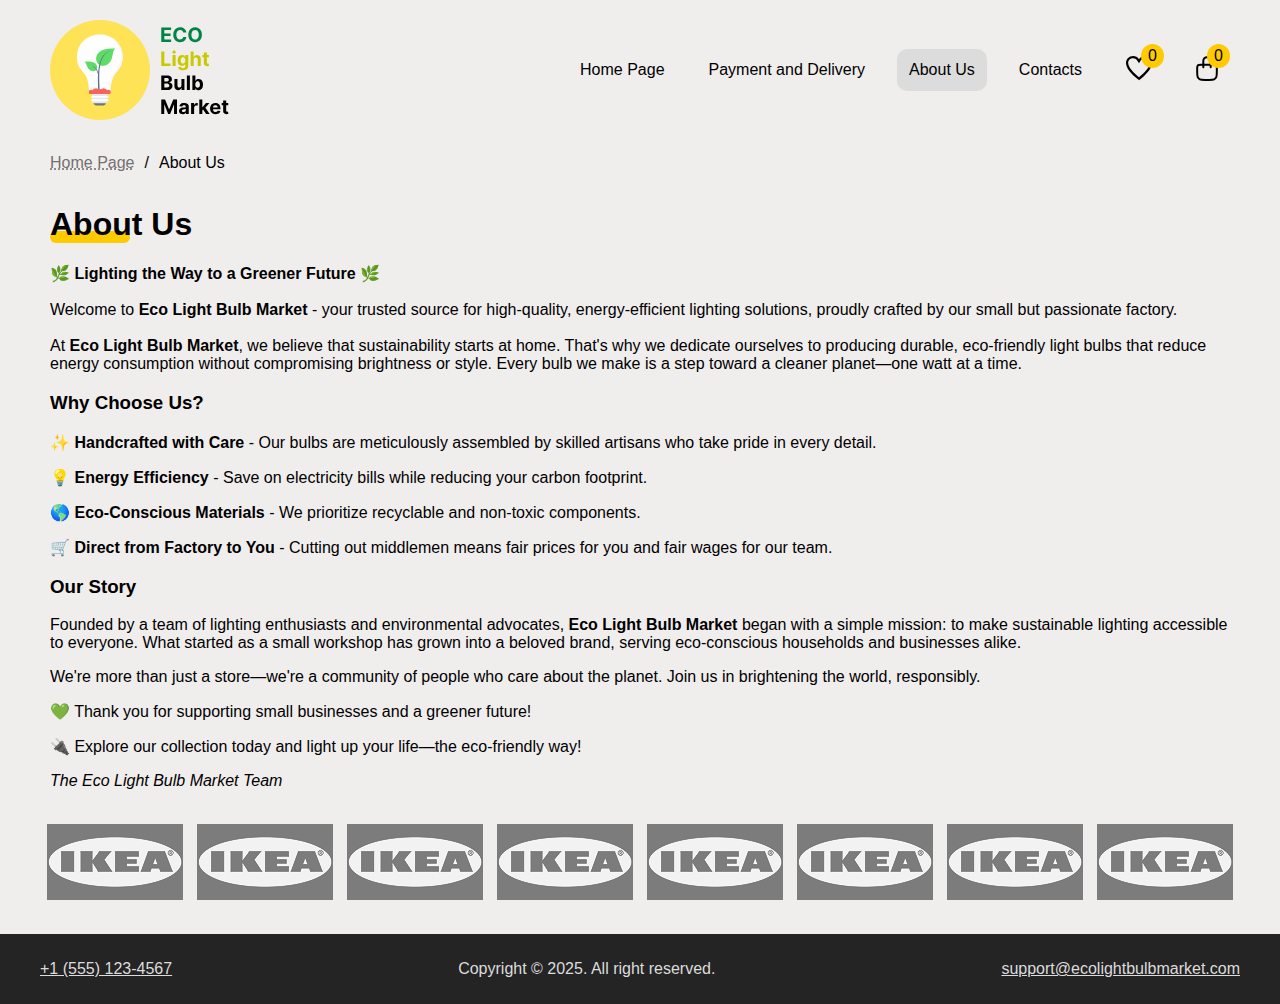
<file: about.html>
<!DOCTYPE html>
<html lang="en">
<head>
    <meta charset="UTF-8">
    <meta name="viewport" content="width=device-width, initial-scale=1.0">
    <link rel="stylesheet" href="css/about.css">
    <link rel="stylesheet" href="https://cdn.jsdelivr.net/npm/swiper@11/swiper-bundle.min.css" />
    <script src="https://cdn.jsdelivr.net/npm/swiper@11/swiper-bundle.min.js"></script>
    <script src="js/slider.js" defer></script>
    <title>About Us</title>
</head>
<body>
    <header class="header">
        <nav class="header__nav">
            <div class="header__logo"></div>
            <ul class="header__nav-list">
                <li class="header__nav-item"><a class="header__nav-link" href="index.html">Home Page</a></li>
                <li class="header__nav-item"><a class="header__nav-link" href="payment_delivery.html">Payment and Delivery</a></li>
                <li class="header__nav-item"><a class="header__nav-link header__nav-link--active">About Us</a></li>
                <li class="header__nav-item"><a class="header__nav-link" href="contacts.html">Contacts</a></li>
                <li class="header__nav-item"><a class="header__nav-link" href="favorites.html">
                    <span class="count">0</span>
                    <svg width="26" height="25" viewBox="0 0 26 25" fill="none" xmlns="http://www.w3.org/2000/svg">
                        <path d="M13 24.1333L12.35 23.5917C9.425 21.425 0 13.625 0 6.90834C0 3.11667 3.14167 0.0833359 7.04167 0.0833359C9.425 0.0833359 11.7 1.275 13 3.225C14.3 1.275 16.575 0.0833359 18.9583 0.0833359C22.8583 0.0833359 26 3.11667 26 6.90834C26 13.7333 16.575 21.425 13.65 23.7L13 24.1333ZM7.04167 2.14167C4.33333 2.14167 2.16667 4.2 2.16667 6.8C2.16667 11.2417 7.69167 17.0917 13 21.3167C18.3083 17.0917 23.8333 11.2417 23.8333 6.8C23.8333 4.2 21.6667 2.14167 18.9583 2.14167C17.225 2.14167 15.7083 3.00834 14.8417 4.30834L13 7.23334L11.1583 4.41667C10.2917 3.00834 8.775 2.14167 7.04167 2.14167Z" fill="black"/>
                    </svg>
                </a></li>
                <li class="header__nav-item"><a class="header__nav-link" href="#">
                    <span class="count">0</span>
                    <svg width="22" height="25" viewBox="0 0 22 25" fill="none" xmlns="http://www.w3.org/2000/svg">
                        <path d="M7.3146 11.2529V4.93104C7.3146 2.83617 8.96453 1.13793 10.9999 1.13793C13.0354 1.13793 14.6853 2.83617 14.6853 4.93104V11.2115M9.03443 23.8966H12.9655C15.7174 23.8966 17.0934 23.8966 18.1446 23.3453C19.0691 22.8604 19.8208 22.0867 20.2919 21.1352C20.8275 20.0533 20.8275 18.637 20.8275 15.8046V12.7701C20.8275 11.3539 20.8275 10.6457 20.5597 10.1048C20.3242 9.62903 19.9483 9.24219 19.4861 8.99976C18.9605 8.72414 18.2725 8.72414 16.8965 8.72414H5.1034C3.72741 8.72414 3.03941 8.72414 2.51385 8.99976C2.05155 9.24219 1.6757 9.62903 1.44015 10.1048C1.17236 10.6457 1.17236 11.3539 1.17236 12.7701V15.8046C1.17236 18.637 1.17236 20.0533 1.70793 21.1352C2.17904 22.0867 2.93075 22.8604 3.85534 23.3453C4.90645 23.8966 6.28245 23.8966 9.03443 23.8966Z" stroke="black" stroke-width="2" stroke-linecap="round" stroke-linejoin="round"/>
                    </svg>
                </a></li>
            </ul>
        </nav>
    </header>
    <section class="breadcrumbs">
        <ul class="breadcrumbs__list">
            <li class="breadcrumbs__item"><a class="breadcrumbs__link" href="index.html">Home Page</a></li>
            <li class="breadcrumbs__item">/</li>
            <li class="breadcrumbs__item">About Us</li>
        </ul>
    </section>
    <main class="main">
        <h1>About Us</h1>
        <p>
            🌿 <strong>Lighting the Way to a Greener Future</strong> 🌿
            <br><br>Welcome to <strong>Eco Light Bulb Market</strong> - your trusted source for high-quality, energy-efficient lighting solutions, proudly crafted by our small but passionate factory.
            <br><br>At <strong>Eco Light Bulb Market</strong>, we believe that sustainability starts at home.
            That's why we dedicate ourselves to producing durable, eco-friendly light bulbs that reduce energy consumption without compromising brightness or style.
            Every bulb we make is a step toward a cleaner planet—one watt at a time.
        </p>

        <h3>Why Choose Us?</h3>
        <p>✨ <strong>Handcrafted with Care</strong> - Our bulbs are meticulously assembled by skilled artisans who take pride in every detail.</p>
        <p>💡 <strong>Energy Efficiency</strong> - Save on electricity bills while reducing your carbon footprint.</p>
        <p>🌎 <strong>Eco-Conscious Materials</strong> - We prioritize recyclable and non-toxic components.</p>
        <p>🛒 <strong>Direct from Factory to You</strong> - Cutting out middlemen means fair prices for you and fair wages for our team.</p>

        <h3>Our Story</h3>
        <p>Founded by a team of lighting enthusiasts and environmental advocates, <strong>Eco Light Bulb Market</strong> began with a simple mission: to make sustainable lighting accessible to everyone. What started as a small workshop has grown into a beloved brand, serving eco-conscious households and businesses alike.</p>
        <p>We're more than just a store—we're a community of people who care about the planet. Join us in brightening the world, responsibly.</p>
        <p>💚 Thank you for supporting small businesses and a greener future!</p>
        <p>🔌 Explore our collection today and light up your life—the eco-friendly way!</p>
        <i>The Eco Light Bulb Market Team</i>
    </main>
    <section class="company_logos">
        <img src="img/ikea-logo.png" width="136" height="76" alt="IKEA logo">
        <img src="img/ikea-logo.png" width="136" height="76" alt="IKEA logo">
        <img src="img/ikea-logo.png" width="136" height="76" alt="IKEA logo">
        <img src="img/ikea-logo.png" width="136" height="76" alt="IKEA logo">
        <img src="img/ikea-logo.png" width="136" height="76" alt="IKEA logo">
        <img src="img/ikea-logo.png" width="136" height="76" alt="IKEA logo">
        <img src="img/ikea-logo.png" width="136" height="76" alt="IKEA logo">
        <img src="img/ikea-logo.png" width="136" height="76" alt="IKEA logo">
    </section>
    <footer class="footer">
        <div class="footer-wrapper">
            <a href="tel:+15551234567">+1 (555) 123-4567</a>
            <p>Copyright &copy; 2025. All right reserved.</p>
            <a href="mailto:support@ecolightbulbmarket.com">support@ecolightbulbmarket.com</a>
        </div>
    </footer>
</body>
</html>
</file>
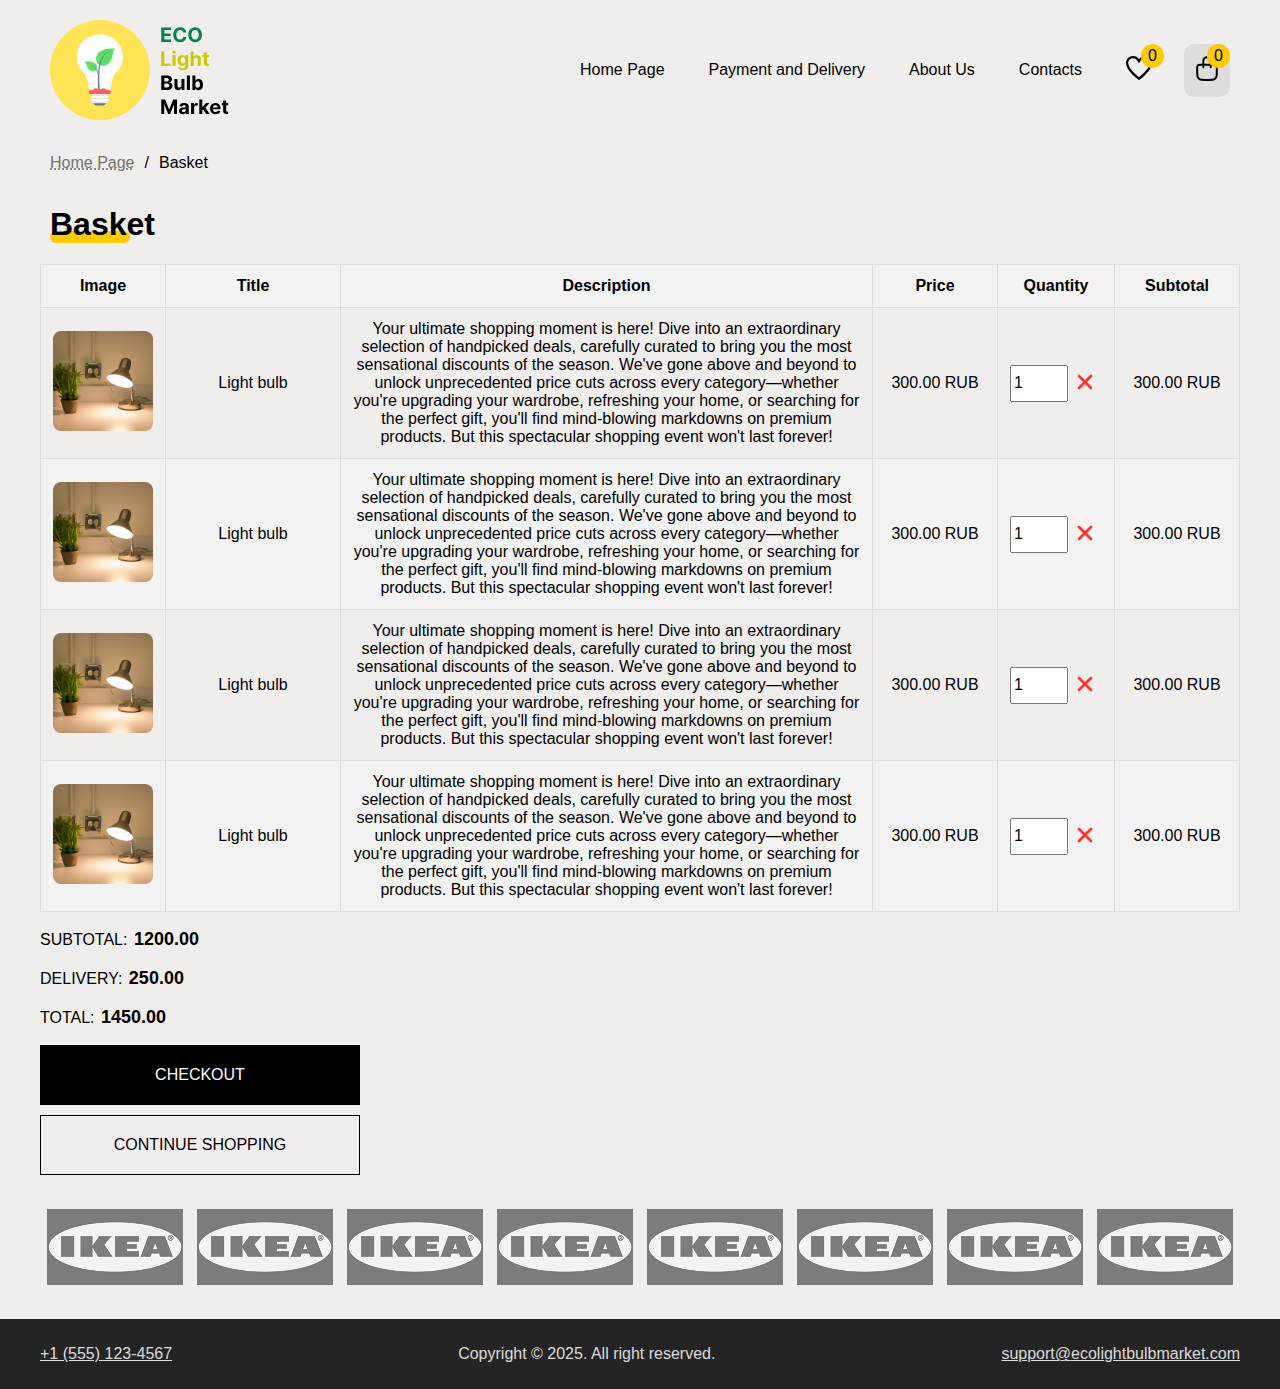
<file: basket.html>
<!DOCTYPE html>
<html lang="en">
<head>
    <meta charset="UTF-8">
    <meta name="viewport" content="width=device-width, initial-scale=1.0">
    <link rel="stylesheet" href="css/basket.css">
    <link rel="stylesheet" href="https://cdn.jsdelivr.net/npm/swiper@11/swiper-bundle.min.css" />
    <script src="https://cdn.jsdelivr.net/npm/swiper@11/swiper-bundle.min.js"></script>
    <script src="js/basket.js" defer></script>
    <title>Basket</title>
</head>
<body>
    <section class="modal__info">
        <div class="modal__info-wrapper">
            <header class="modal__header">
                <h3>Info</h3>
                <button class="modal__close-button">
                    <svg width="24px" height="24px" viewBox="0 0 24 24" fill="#ff2c2c" xmlns="http://www.w3.org/2000/svg" stroke="#ff2c2c">
                        <g id="SVGRepo_bgCarrier" stroke-width="0"/>
                        <g id="SVGRepo_tracerCarrier" stroke-linecap="round" stroke-linejoin="round"/>
                        <g id="SVGRepo_iconCarrier"> <path fill-rule="evenodd" clip-rule="evenodd" d="M5.29289 5.29289C5.68342 4.90237 6.31658 4.90237 6.70711 5.29289L12 10.5858L17.2929 5.29289C17.6834 4.90237 18.3166 4.90237 18.7071 5.29289C19.0976 5.68342 19.0976 6.31658 18.7071 6.70711L13.4142 12L18.7071 17.2929C19.0976 17.6834 19.0976 18.3166 18.7071 18.7071C18.3166 19.0976 17.6834 19.0976 17.2929 18.7071L12 13.4142L6.70711 18.7071C6.31658 19.0976 5.68342 19.0976 5.29289 18.7071C4.90237 18.3166 4.90237 17.6834 5.29289 17.2929L10.5858 12L5.29289 6.70711C4.90237 6.31658 4.90237 5.68342 5.29289 5.29289Z" fill="#ff2c2c"/> </g>
                    </svg>
                </button>
            </header>
            <main class="modal__main">
                <p>Your shopping cart is empty. Please add the items before placing the order.</p>
            </main>
        </div>
    </section>
    <header class="header">
        <nav class="header__nav">
            <div class="header__logo"></div>
            <ul class="header__nav-list">
                <li class="header__nav-item"><a class="header__nav-link" href="index.html">Home Page</a></li>
                <li class="header__nav-item"><a class="header__nav-link" href="payment_delivery.html">Payment and Delivery</a></li>
                <li class="header__nav-item"><a class="header__nav-link" href="about.html">About Us</a></li>
                <li class="header__nav-item"><a class="header__nav-link" href="contacts.html">Contacts</a></li>
                <li class="header__nav-item"><a class="header__nav-link" href="favorites.html">
                    <span class="count">0</span>
                    <svg width="26" height="25" viewBox="0 0 26 25" fill="none" xmlns="http://www.w3.org/2000/svg">
                        <path d="M13 24.1333L12.35 23.5917C9.425 21.425 0 13.625 0 6.90834C0 3.11667 3.14167 0.0833359 7.04167 0.0833359C9.425 0.0833359 11.7 1.275 13 3.225C14.3 1.275 16.575 0.0833359 18.9583 0.0833359C22.8583 0.0833359 26 3.11667 26 6.90834C26 13.7333 16.575 21.425 13.65 23.7L13 24.1333ZM7.04167 2.14167C4.33333 2.14167 2.16667 4.2 2.16667 6.8C2.16667 11.2417 7.69167 17.0917 13 21.3167C18.3083 17.0917 23.8333 11.2417 23.8333 6.8C23.8333 4.2 21.6667 2.14167 18.9583 2.14167C17.225 2.14167 15.7083 3.00834 14.8417 4.30834L13 7.23334L11.1583 4.41667C10.2917 3.00834 8.775 2.14167 7.04167 2.14167Z" fill="black"/>
                    </svg>
                </a></li>
                <li class="header__nav-item"><a class="header__nav-link header__nav-link--active">
                    <span class="count">0</span>
                    <svg width="22" height="25" viewBox="0 0 22 25" fill="none" xmlns="http://www.w3.org/2000/svg">
                        <path d="M7.3146 11.2529V4.93104C7.3146 2.83617 8.96453 1.13793 10.9999 1.13793C13.0354 1.13793 14.6853 2.83617 14.6853 4.93104V11.2115M9.03443 23.8966H12.9655C15.7174 23.8966 17.0934 23.8966 18.1446 23.3453C19.0691 22.8604 19.8208 22.0867 20.2919 21.1352C20.8275 20.0533 20.8275 18.637 20.8275 15.8046V12.7701C20.8275 11.3539 20.8275 10.6457 20.5597 10.1048C20.3242 9.62903 19.9483 9.24219 19.4861 8.99976C18.9605 8.72414 18.2725 8.72414 16.8965 8.72414H5.1034C3.72741 8.72414 3.03941 8.72414 2.51385 8.99976C2.05155 9.24219 1.6757 9.62903 1.44015 10.1048C1.17236 10.6457 1.17236 11.3539 1.17236 12.7701V15.8046C1.17236 18.637 1.17236 20.0533 1.70793 21.1352C2.17904 22.0867 2.93075 22.8604 3.85534 23.3453C4.90645 23.8966 6.28245 23.8966 9.03443 23.8966Z" stroke="black" stroke-width="2" stroke-linecap="round" stroke-linejoin="round"/>
                    </svg>
                </a></li>
            </ul>
        </nav>
    </header>
    <section class="breadcrumbs">
        <ul class="breadcrumbs__list">
            <li class="breadcrumbs__item"><a class="breadcrumbs__link" href="index.html">Home Page</a></li>
            <li class="breadcrumbs__item">/</li>
            <li class="breadcrumbs__item">Basket</li>
        </ul>
    </section>
    <main class="main">
        <h1>Basket</h1>
        <div class="table__wrapper">
            <table class="basket__table">
                <thead>
                    <tr>
                        <th>Image</th>
                        <th>Title</th>
                        <th>Description</th>
                        <th>Price</th>
                        <th>Quantity</th>
                        <th>Subtotal</th>
                    </tr>
                </thead>
                <tr class="basket__item">
                    <td><img src="img/bulb-item.png" width="100" alt=""></td>
                    <td>Light bulb</td>
                    <td>
                        Your ultimate shopping moment is here! Dive into an extraordinary selection of handpicked deals, carefully curated to bring you the most sensational discounts of the season. We've gone above and beyond to unlock unprecedented price cuts across every category—whether you're upgrading your wardrobe, refreshing your home, or searching for the perfect gift, you'll find mind-blowing markdowns on premium products. But this spectacular shopping event won't last forever!
                    </td>
                    <td>300.00 RUB</td>
                    <td>
                        <div class="basket__quantity">
                            <input type="number" name="quantity_number" min="1" value="1" required>
                            <button class="basket__remove-item-button">
                                <!-- Uploaded to: SVG Repo, www.svgrepo.com, Transformed by: SVG Repo Mixer Tools -->
                                <svg width="24px" height="24px" viewBox="0 0 24 24" fill="#ff2c2c" xmlns="http://www.w3.org/2000/svg" stroke="#ff2c2c">
                                    <g id="SVGRepo_bgCarrier" stroke-width="0"/>
                                    <g id="SVGRepo_tracerCarrier" stroke-linecap="round" stroke-linejoin="round"/>
                                    <g id="SVGRepo_iconCarrier"> <path fill-rule="evenodd" clip-rule="evenodd" d="M5.29289 5.29289C5.68342 4.90237 6.31658 4.90237 6.70711 5.29289L12 10.5858L17.2929 5.29289C17.6834 4.90237 18.3166 4.90237 18.7071 5.29289C19.0976 5.68342 19.0976 6.31658 18.7071 6.70711L13.4142 12L18.7071 17.2929C19.0976 17.6834 19.0976 18.3166 18.7071 18.7071C18.3166 19.0976 17.6834 19.0976 17.2929 18.7071L12 13.4142L6.70711 18.7071C6.31658 19.0976 5.68342 19.0976 5.29289 18.7071C4.90237 18.3166 4.90237 17.6834 5.29289 17.2929L10.5858 12L5.29289 6.70711C4.90237 6.31658 4.90237 5.68342 5.29289 5.29289Z" fill="#ff2c2c"/> </g>
                                </svg>
                            </button>
                        </div>
                    </td>
                    <td>300.00 RUB</td>
                </tr>
                <tr class="basket__item">
                    <td><img src="img/bulb-item.png" width="100" alt=""></td>
                    <td>Light bulb</td>
                    <td>
                        Your ultimate shopping moment is here! Dive into an extraordinary selection of handpicked deals, carefully curated to bring you the most sensational discounts of the season. We've gone above and beyond to unlock unprecedented price cuts across every category—whether you're upgrading your wardrobe, refreshing your home, or searching for the perfect gift, you'll find mind-blowing markdowns on premium products. But this spectacular shopping event won't last forever!
                    </td>
                    <td>300.00 RUB</td>
                    <td>
                        <div class="basket__quantity">
                            <input type="number" name="quantity_number" min="1" value="1" required>
                            <button class="basket__remove-item-button">
                                <!-- Uploaded to: SVG Repo, www.svgrepo.com, Transformed by: SVG Repo Mixer Tools -->
                                <svg width="24px" height="24px" viewBox="0 0 24 24" fill="#ff2c2c" xmlns="http://www.w3.org/2000/svg" stroke="#ff2c2c">
                                    <g id="SVGRepo_bgCarrier" stroke-width="0"/>
                                    <g id="SVGRepo_tracerCarrier" stroke-linecap="round" stroke-linejoin="round"/>
                                    <g id="SVGRepo_iconCarrier"> <path fill-rule="evenodd" clip-rule="evenodd" d="M5.29289 5.29289C5.68342 4.90237 6.31658 4.90237 6.70711 5.29289L12 10.5858L17.2929 5.29289C17.6834 4.90237 18.3166 4.90237 18.7071 5.29289C19.0976 5.68342 19.0976 6.31658 18.7071 6.70711L13.4142 12L18.7071 17.2929C19.0976 17.6834 19.0976 18.3166 18.7071 18.7071C18.3166 19.0976 17.6834 19.0976 17.2929 18.7071L12 13.4142L6.70711 18.7071C6.31658 19.0976 5.68342 19.0976 5.29289 18.7071C4.90237 18.3166 4.90237 17.6834 5.29289 17.2929L10.5858 12L5.29289 6.70711C4.90237 6.31658 4.90237 5.68342 5.29289 5.29289Z" fill="#ff2c2c"/> </g>
                                </svg>
                            </button>
                        </div>
                    </td>
                    <td>300.00 RUB</td>
                </tr>
                <tr class="basket__item">
                    <td><img src="img/bulb-item.png" width="100" alt=""></td>
                    <td>Light bulb</td>
                    <td>
                        Your ultimate shopping moment is here! Dive into an extraordinary selection of handpicked deals, carefully curated to bring you the most sensational discounts of the season. We've gone above and beyond to unlock unprecedented price cuts across every category—whether you're upgrading your wardrobe, refreshing your home, or searching for the perfect gift, you'll find mind-blowing markdowns on premium products. But this spectacular shopping event won't last forever!
                    </td>
                    <td>300.00 RUB</td>
                    <td>
                        <div class="basket__quantity">
                            <input type="number" name="quantity_number" min="1" value="1" required>
                            <button class="basket__remove-item-button">
                                <!-- Uploaded to: SVG Repo, www.svgrepo.com, Transformed by: SVG Repo Mixer Tools -->
                                <svg width="24px" height="24px" viewBox="0 0 24 24" fill="#ff2c2c" xmlns="http://www.w3.org/2000/svg" stroke="#ff2c2c">
                                    <g id="SVGRepo_bgCarrier" stroke-width="0"/>
                                    <g id="SVGRepo_tracerCarrier" stroke-linecap="round" stroke-linejoin="round"/>
                                    <g id="SVGRepo_iconCarrier"> <path fill-rule="evenodd" clip-rule="evenodd" d="M5.29289 5.29289C5.68342 4.90237 6.31658 4.90237 6.70711 5.29289L12 10.5858L17.2929 5.29289C17.6834 4.90237 18.3166 4.90237 18.7071 5.29289C19.0976 5.68342 19.0976 6.31658 18.7071 6.70711L13.4142 12L18.7071 17.2929C19.0976 17.6834 19.0976 18.3166 18.7071 18.7071C18.3166 19.0976 17.6834 19.0976 17.2929 18.7071L12 13.4142L6.70711 18.7071C6.31658 19.0976 5.68342 19.0976 5.29289 18.7071C4.90237 18.3166 4.90237 17.6834 5.29289 17.2929L10.5858 12L5.29289 6.70711C4.90237 6.31658 4.90237 5.68342 5.29289 5.29289Z" fill="#ff2c2c"/> </g>
                                </svg>
                            </button>
                        </div>
                    </td>
                    <td>300.00 RUB</td>
                </tr>
                <tr class="basket__item">
                    <td><img src="img/bulb-item.png" width="100" alt=""></td>
                    <td>Light bulb</td>
                    <td>
                        Your ultimate shopping moment is here! Dive into an extraordinary selection of handpicked deals, carefully curated to bring you the most sensational discounts of the season. We've gone above and beyond to unlock unprecedented price cuts across every category—whether you're upgrading your wardrobe, refreshing your home, or searching for the perfect gift, you'll find mind-blowing markdowns on premium products. But this spectacular shopping event won't last forever!
                    </td>
                    <td>300.00 RUB</td>
                    <td>
                        <div class="basket__quantity">
                            <input type="number" name="quantity_number" min="1" value="1" required>
                            <button class="basket__remove-item-button">
                                <!-- Uploaded to: SVG Repo, www.svgrepo.com, Transformed by: SVG Repo Mixer Tools -->
                                <svg width="24px" height="24px" viewBox="0 0 24 24" fill="#ff2c2c" xmlns="http://www.w3.org/2000/svg" stroke="#ff2c2c">
                                    <g id="SVGRepo_bgCarrier" stroke-width="0"/>
                                    <g id="SVGRepo_tracerCarrier" stroke-linecap="round" stroke-linejoin="round"/>
                                    <g id="SVGRepo_iconCarrier"> <path fill-rule="evenodd" clip-rule="evenodd" d="M5.29289 5.29289C5.68342 4.90237 6.31658 4.90237 6.70711 5.29289L12 10.5858L17.2929 5.29289C17.6834 4.90237 18.3166 4.90237 18.7071 5.29289C19.0976 5.68342 19.0976 6.31658 18.7071 6.70711L13.4142 12L18.7071 17.2929C19.0976 17.6834 19.0976 18.3166 18.7071 18.7071C18.3166 19.0976 17.6834 19.0976 17.2929 18.7071L12 13.4142L6.70711 18.7071C6.31658 19.0976 5.68342 19.0976 5.29289 18.7071C4.90237 18.3166 4.90237 17.6834 5.29289 17.2929L10.5858 12L5.29289 6.70711C4.90237 6.31658 4.90237 5.68342 5.29289 5.29289Z" fill="#ff2c2c"/> </g>
                                </svg>
                            </button>
                        </div>
                    </td>
                    <td>300.00 RUB</td>
                </tr>
            </table>
        </div>
        <div class="basket__info">
            <p>SUBTOTAL: <strong><input type="number" name="subtotal" value="0" class="js-auto-width" disabled></strong></p>
            <p>DELIVERY: <strong><input type="number" name="delivery" value="250" class="js-auto-width" disabled></strong></p>
            <p>TOTAL: <strong><input type="number" name="total" value="250" class="js-auto-width" disabled></strong></p>
            <div class="basket__info-buttons">
                <a href="order.html" class="checkout__button" id="checkoutLink">Checkout</a>
                <a href="index.html" class="continue__button">Continue shopping</a>
            </div>
        </div>
    </main>
    <section class="company_logos">
        <img src="img/ikea-logo.png" width="136" height="76" alt="IKEA logo">
        <img src="img/ikea-logo.png" width="136" height="76" alt="IKEA logo">
        <img src="img/ikea-logo.png" width="136" height="76" alt="IKEA logo">
        <img src="img/ikea-logo.png" width="136" height="76" alt="IKEA logo">
        <img src="img/ikea-logo.png" width="136" height="76" alt="IKEA logo">
        <img src="img/ikea-logo.png" width="136" height="76" alt="IKEA logo">
        <img src="img/ikea-logo.png" width="136" height="76" alt="IKEA logo">
        <img src="img/ikea-logo.png" width="136" height="76" alt="IKEA logo">
    </section>
    <footer class="footer">
        <div class="footer-wrapper">
            <a href="tel:+15551234567">+1 (555) 123-4567</a>
            <p>Copyright &copy; 2025. All right reserved.</p>
            <a href="mailto:support@ecolightbulbmarket.com">support@ecolightbulbmarket.com</a>
        </div>
    </footer>
</body>
</html>
</file>
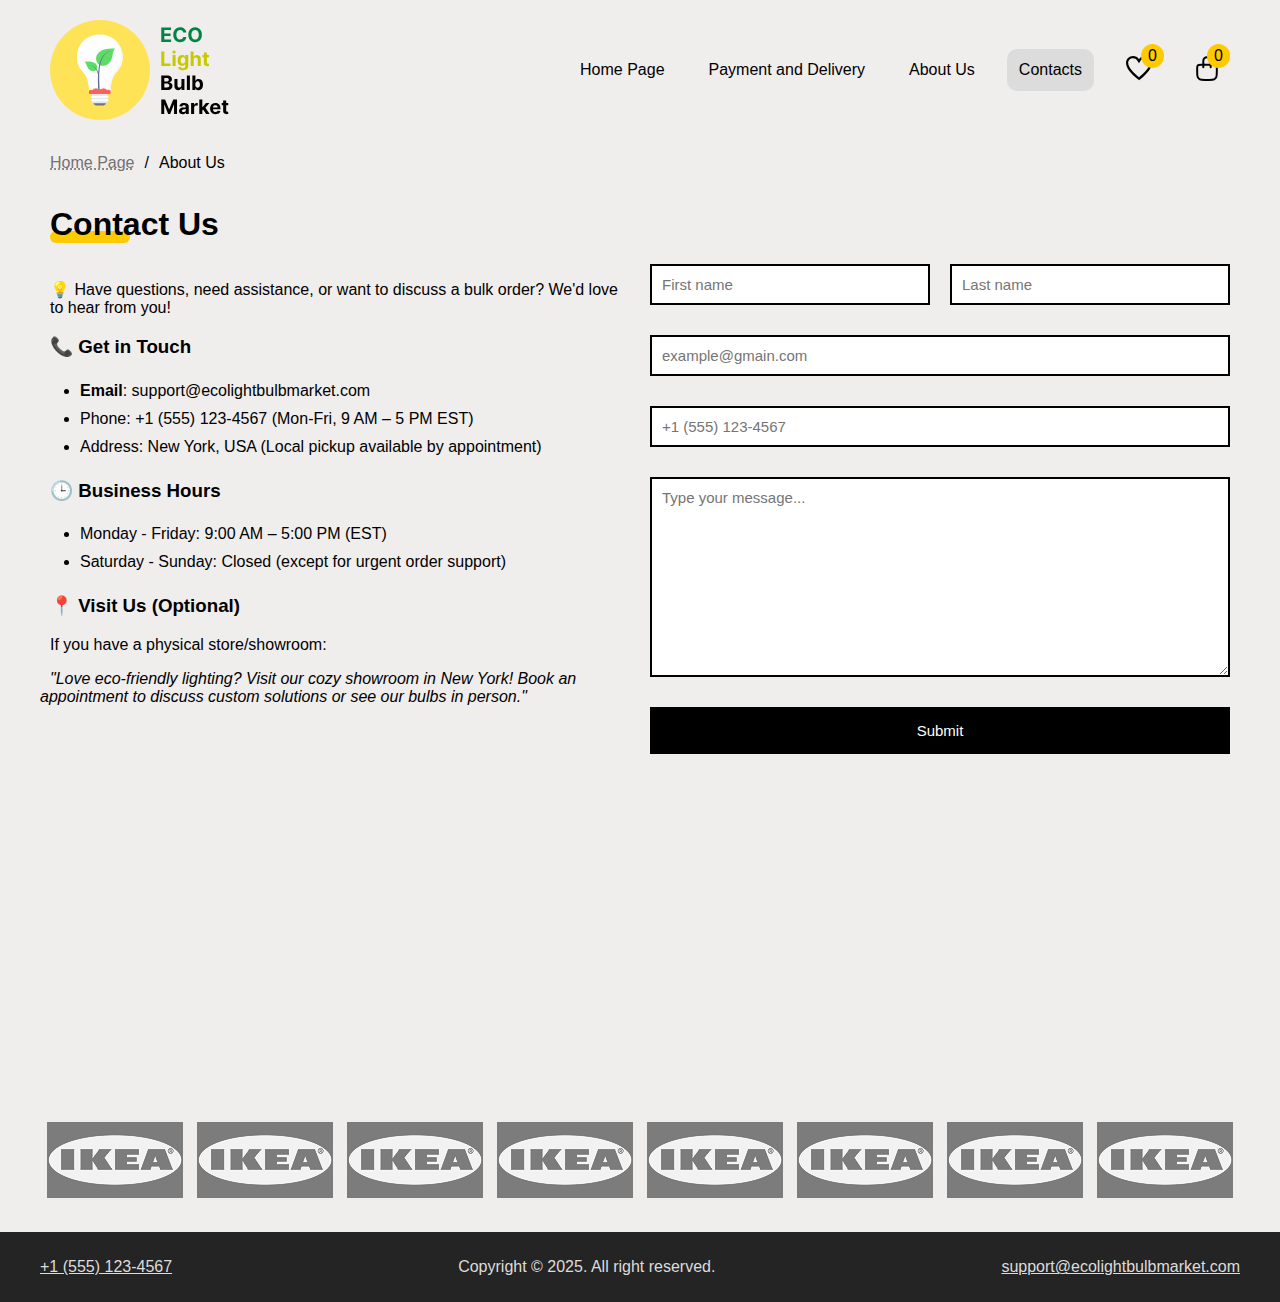
<file: contacts.html>
<!DOCTYPE html>
<html lang="en">
<head>
    <meta charset="UTF-8">
    <meta name="viewport" content="width=device-width, initial-scale=1.0">
    <link rel="stylesheet" href="css/contacts.css">
    <link rel="stylesheet" href="https://cdn.jsdelivr.net/npm/swiper@11/swiper-bundle.min.css" />
    <script src="https://cdn.jsdelivr.net/npm/swiper@11/swiper-bundle.min.js"></script>
    <script src="js/slider.js" defer></script>
    <title>About Us</title>
</head>
<body>
    <header class="header">
        <nav class="header__nav">
            <div class="header__logo"></div>
            <ul class="header__nav-list">
                <li class="header__nav-item"><a class="header__nav-link" href="index.html">Home Page</a></li>
                <li class="header__nav-item"><a class="header__nav-link" href="payment_delivery.html">Payment and Delivery</a></li>
                <li class="header__nav-item"><a class="header__nav-link" href="about.html">About Us</a></li>
                <li class="header__nav-item"><a class="header__nav-link header__nav-link--active">Contacts</a></li>
                <li class="header__nav-item"><a class="header__nav-link" href="favorites.html">
                    <span class="count">0</span>
                    <svg width="26" height="25" viewBox="0 0 26 25" fill="none" xmlns="http://www.w3.org/2000/svg">
                        <path d="M13 24.1333L12.35 23.5917C9.425 21.425 0 13.625 0 6.90834C0 3.11667 3.14167 0.0833359 7.04167 0.0833359C9.425 0.0833359 11.7 1.275 13 3.225C14.3 1.275 16.575 0.0833359 18.9583 0.0833359C22.8583 0.0833359 26 3.11667 26 6.90834C26 13.7333 16.575 21.425 13.65 23.7L13 24.1333ZM7.04167 2.14167C4.33333 2.14167 2.16667 4.2 2.16667 6.8C2.16667 11.2417 7.69167 17.0917 13 21.3167C18.3083 17.0917 23.8333 11.2417 23.8333 6.8C23.8333 4.2 21.6667 2.14167 18.9583 2.14167C17.225 2.14167 15.7083 3.00834 14.8417 4.30834L13 7.23334L11.1583 4.41667C10.2917 3.00834 8.775 2.14167 7.04167 2.14167Z" fill="black"/>
                    </svg>
                </a></li>
                <li class="header__nav-item"><a class="header__nav-link" href="#">
                    <span class="count">0</span>
                    <svg width="22" height="25" viewBox="0 0 22 25" fill="none" xmlns="http://www.w3.org/2000/svg">
                        <path d="M7.3146 11.2529V4.93104C7.3146 2.83617 8.96453 1.13793 10.9999 1.13793C13.0354 1.13793 14.6853 2.83617 14.6853 4.93104V11.2115M9.03443 23.8966H12.9655C15.7174 23.8966 17.0934 23.8966 18.1446 23.3453C19.0691 22.8604 19.8208 22.0867 20.2919 21.1352C20.8275 20.0533 20.8275 18.637 20.8275 15.8046V12.7701C20.8275 11.3539 20.8275 10.6457 20.5597 10.1048C20.3242 9.62903 19.9483 9.24219 19.4861 8.99976C18.9605 8.72414 18.2725 8.72414 16.8965 8.72414H5.1034C3.72741 8.72414 3.03941 8.72414 2.51385 8.99976C2.05155 9.24219 1.6757 9.62903 1.44015 10.1048C1.17236 10.6457 1.17236 11.3539 1.17236 12.7701V15.8046C1.17236 18.637 1.17236 20.0533 1.70793 21.1352C2.17904 22.0867 2.93075 22.8604 3.85534 23.3453C4.90645 23.8966 6.28245 23.8966 9.03443 23.8966Z" stroke="black" stroke-width="2" stroke-linecap="round" stroke-linejoin="round"/>
                    </svg>
                </a></li>
            </ul>
        </nav>
    </header>
    <section class="breadcrumbs">
        <ul class="breadcrumbs__list">
            <li class="breadcrumbs__item"><a class="breadcrumbs__link" href="index.html">Home Page</a></li>
            <li class="breadcrumbs__item">/</li>
            <li class="breadcrumbs__item">About Us</li>
        </ul>
    </section>
    <main class="main">
        <h1>Contact Us</h1>
        <div class="contacts__wrapper">
            <div class="contacts__info">
                <p>💡 Have questions, need assistance, or want to discuss a bulk order? We'd love to hear from you!</p>
                <h3>📞 Get in Touch</h3>
                <ul class="contact__list">
                    <li><strong>Email</strong>: support@ecolightbulbmarket.com</li>
                    <li><strong></strong>Phone</strong>: +1 (555) 123-4567 (Mon-Fri, 9 AM – 5 PM EST)</li>
                    <li><strong></strong>Address</strong>: New York, USA (Local pickup available by appointment)</li>
                </ul>
                <h3>🕒 Business Hours</h3>
                <ul class="contact__list">
                    <li>Monday - Friday: 9:00 AM – 5:00 PM (EST)</li>
                    <li>Saturday - Sunday: Closed (except for urgent order support)</li>
                </ul>
                <h3>📍 Visit Us (Optional)</h3>
                <p>If you have a physical store/showroom:</p>
                <i>"Love eco-friendly lighting? Visit our cozy showroom in New York! Book an appointment to discuss custom solutions or see our bulbs in person."</i>
            </div>
            <div class="contacts__form">
                <form action="">
                    <div class="contact-form__name-surname">
                        <input type="text" name="first_name" id="first_name" placeholder="First name" required>
                        <input type="text" name="last_name" id="last_name" placeholder="Last name">
                    </div>
                    <input type="email" name="email" id="email" placeholder="example@gmain.com" required>
                    <input type="tel" name="tel" placeholder="+1 (555) 123-4567" pattern="\+?[0-9\s\-\(\)]+">
                    <textarea name="message" placeholder="Type your message..."></textarea>
                    <button>Submit</button>
                </form>
            </div>
        </div>
        <div class="contact__map">
            <iframe src="https://www.google.com/maps/embed?pb=!1m18!1m12!1m3!1d193491.86344277443!2d-74.06878186845286!3d40.73319571231703!2m3!1f0!2f0!3f0!3m2!1i1024!2i768!4f13.1!3m3!1m2!1s0x89c24fa5d33f083b%3A0xc80b8f06e177fe62!2sNew%20York%2C%20NY%2C%20USA!5e0!3m2!1sen!2sru!4v1746474311173!5m2!1sen!2sru" width="300" height="300" style="border:0;" allowfullscreen="" loading="lazy" referrerpolicy="no-referrer-when-downgrade"></iframe>
        </div>
    </main>
    <section class="company_logos">
        <img src="img/ikea-logo.png" width="136" height="76" alt="IKEA logo">
        <img src="img/ikea-logo.png" width="136" height="76" alt="IKEA logo">
        <img src="img/ikea-logo.png" width="136" height="76" alt="IKEA logo">
        <img src="img/ikea-logo.png" width="136" height="76" alt="IKEA logo">
        <img src="img/ikea-logo.png" width="136" height="76" alt="IKEA logo">
        <img src="img/ikea-logo.png" width="136" height="76" alt="IKEA logo">
        <img src="img/ikea-logo.png" width="136" height="76" alt="IKEA logo">
        <img src="img/ikea-logo.png" width="136" height="76" alt="IKEA logo">
    </section>
    <footer class="footer">
        <div class="footer-wrapper">
            <a href="tel:+15551234567">+1 (555) 123-4567</a>
            <p>Copyright &copy; 2025. All right reserved.</p>
            <a href="mailto:support@ecolightbulbmarket.com">support@ecolightbulbmarket.com</a>
        </div>
    </footer>
</body>
</html>
</file>
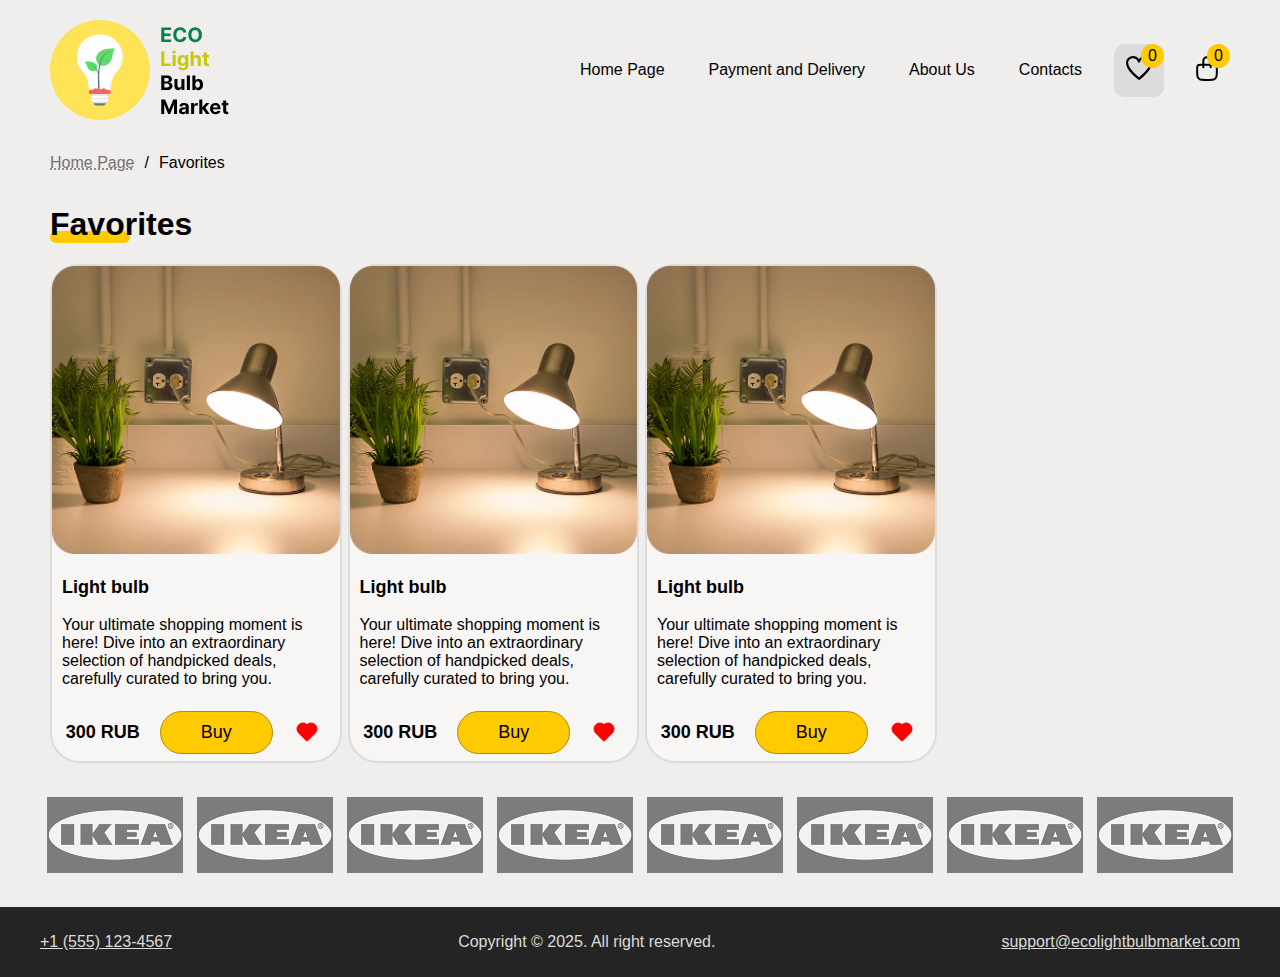
<file: favorites.html>
<!DOCTYPE html>
<html lang="en">
<head>
    <meta charset="UTF-8">
    <meta name="viewport" content="width=device-width, initial-scale=1.0">
    <link rel="stylesheet" href="css/favorites.css">
    <link rel="stylesheet" href="https://cdn.jsdelivr.net/npm/swiper@11/swiper-bundle.min.css" />
    <script src="https://cdn.jsdelivr.net/npm/swiper@11/swiper-bundle.min.js"></script>
    <script src="js/slider.js" defer></script>
    <title>Favorites</title>
</head>
<body>
    <header class="header">
        <nav class="header__nav">
            <div class="header__logo"></div>
            <ul class="header__nav-list">
                <li class="header__nav-item"><a class="header__nav-link" href="index.html">Home Page</a></li>
                <li class="header__nav-item"><a class="header__nav-link" href="payment_delivery.html">Payment and Delivery</a></li>
                <li class="header__nav-item"><a class="header__nav-link" href="about.html">About Us</a></li>
                <li class="header__nav-item"><a class="header__nav-link" href="contacts.html">Contacts</a></li>
                <li class="header__nav-item"><a class="header__nav-link header__nav-link--active">
                    <span class="count">0</span>
                    <svg width="26" height="25" viewBox="0 0 26 25" fill="none" xmlns="http://www.w3.org/2000/svg">
                        <path d="M13 24.1333L12.35 23.5917C9.425 21.425 0 13.625 0 6.90834C0 3.11667 3.14167 0.0833359 7.04167 0.0833359C9.425 0.0833359 11.7 1.275 13 3.225C14.3 1.275 16.575 0.0833359 18.9583 0.0833359C22.8583 0.0833359 26 3.11667 26 6.90834C26 13.7333 16.575 21.425 13.65 23.7L13 24.1333ZM7.04167 2.14167C4.33333 2.14167 2.16667 4.2 2.16667 6.8C2.16667 11.2417 7.69167 17.0917 13 21.3167C18.3083 17.0917 23.8333 11.2417 23.8333 6.8C23.8333 4.2 21.6667 2.14167 18.9583 2.14167C17.225 2.14167 15.7083 3.00834 14.8417 4.30834L13 7.23334L11.1583 4.41667C10.2917 3.00834 8.775 2.14167 7.04167 2.14167Z" fill="black"/>
                    </svg>
                </a></li>
                <li class="header__nav-item"><a class="header__nav-link" href="#">
                    <span class="count">0</span>
                    <svg width="22" height="25" viewBox="0 0 22 25" fill="none" xmlns="http://www.w3.org/2000/svg">
                        <path d="M7.3146 11.2529V4.93104C7.3146 2.83617 8.96453 1.13793 10.9999 1.13793C13.0354 1.13793 14.6853 2.83617 14.6853 4.93104V11.2115M9.03443 23.8966H12.9655C15.7174 23.8966 17.0934 23.8966 18.1446 23.3453C19.0691 22.8604 19.8208 22.0867 20.2919 21.1352C20.8275 20.0533 20.8275 18.637 20.8275 15.8046V12.7701C20.8275 11.3539 20.8275 10.6457 20.5597 10.1048C20.3242 9.62903 19.9483 9.24219 19.4861 8.99976C18.9605 8.72414 18.2725 8.72414 16.8965 8.72414H5.1034C3.72741 8.72414 3.03941 8.72414 2.51385 8.99976C2.05155 9.24219 1.6757 9.62903 1.44015 10.1048C1.17236 10.6457 1.17236 11.3539 1.17236 12.7701V15.8046C1.17236 18.637 1.17236 20.0533 1.70793 21.1352C2.17904 22.0867 2.93075 22.8604 3.85534 23.3453C4.90645 23.8966 6.28245 23.8966 9.03443 23.8966Z" stroke="black" stroke-width="2" stroke-linecap="round" stroke-linejoin="round"/>
                    </svg>
                </a></li>
            </ul>
        </nav>
    </header>
    <section class="breadcrumbs">
        <ul class="breadcrumbs__list">
            <li class="breadcrumbs__item"><a class="breadcrumbs__link" href="index.html">Home Page</a></li>
            <li class="breadcrumbs__item">/</li>
            <li class="breadcrumbs__item">Favorites</li>
        </ul>
    </section>
    <main class="main">
        <h1>Favorites</h1>
        <ul class="light-bulbs__list">
            <li class="light-bulbs__item">
                <a href="#"><img src="img/bulb-item.png" width="274" height="274" alt="bulb-item"></a>
                <div class="bulb__info">
                    <a class="bulb__name" href="#"><p>Light bulb</p></a>
                    <p class="bulb__description">Your ultimate shopping moment is here! Dive into an extraordinary selection of handpicked deals, carefully curated to bring you. </p>
                    <div class="bulb-item__buttons">
                        <p class="bulb__price">300 RUB</p>
                        <button class="bulb__button bulb__button-buy">Buy</button>
                        <button class="bulb__button bulb__button-favorite bulb__button-favorite--active">
                            <?xml version="1.0" encoding="utf-8"?><!-- Uploaded to: SVG Repo, www.svgrepo.com, Generator: SVG Repo Mixer Tools -->
                            <svg width="24px" height="24px" viewBox="0 0 24 24" id="favourite" data-name="Flat Color" xmlns="http://www.w3.org/2000/svg" class="icon flat-color"><path id="primary" d="M20.28,4.74a5.82,5.82,0,0,0-8.28,0,5.82,5.82,0,0,0-8.28,0,5.94,5.94,0,0,0,0,8.34l7.57,7.62a1,1,0,0,0,1.42,0l7.57-7.62a5.91,5.91,0,0,0,0-8.34Z""></path></svg>
                        </button>
                    </div>
                </div>
            </li>
            <li class="light-bulbs__item">
                <a href="#"><img src="img/bulb-item.png" width="274" height="274" alt="bulb-item"></a>
                <div class="bulb__info">
                    <a class="bulb__name" href="#"><p>Light bulb</p></a>
                    <p class="bulb__description">Your ultimate shopping moment is here! Dive into an extraordinary selection of handpicked deals, carefully curated to bring you. </p>
                    <div class="bulb-item__buttons">
                        <p class="bulb__price">300 RUB</p>
                        <button class="bulb__button bulb__button-buy">Buy</button>
                        <button class="bulb__button bulb__button-favorite bulb__button-favorite--active">
                            <?xml version="1.0" encoding="utf-8"?><!-- Uploaded to: SVG Repo, www.svgrepo.com, Generator: SVG Repo Mixer Tools -->
                            <svg width="24px" height="24px" viewBox="0 0 24 24" id="favourite" data-name="Flat Color" xmlns="http://www.w3.org/2000/svg" class="icon flat-color"><path id="primary" d="M20.28,4.74a5.82,5.82,0,0,0-8.28,0,5.82,5.82,0,0,0-8.28,0,5.94,5.94,0,0,0,0,8.34l7.57,7.62a1,1,0,0,0,1.42,0l7.57-7.62a5.91,5.91,0,0,0,0-8.34Z""></path></svg>
                        </button>
                    </div>
                </div>
            </li>
            <li class="light-bulbs__item">
                <a href="#"><img src="img/bulb-item.png" width="274" height="274" alt="bulb-item"></a>
                <div class="bulb__info">
                    <a class="bulb__name" href="#"><p>Light bulb</p></a>
                    <p class="bulb__description">Your ultimate shopping moment is here! Dive into an extraordinary selection of handpicked deals, carefully curated to bring you. </p>
                    <div class="bulb-item__buttons">
                        <p class="bulb__price">300 RUB</p>
                        <button class="bulb__button bulb__button-buy">Buy</button>
                        <button class="bulb__button bulb__button-favorite bulb__button-favorite--active">
                            <?xml version="1.0" encoding="utf-8"?><!-- Uploaded to: SVG Repo, www.svgrepo.com, Generator: SVG Repo Mixer Tools -->
                            <svg width="24px" height="24px" viewBox="0 0 24 24" id="favourite" data-name="Flat Color" xmlns="http://www.w3.org/2000/svg" class="icon flat-color"><path id="primary" d="M20.28,4.74a5.82,5.82,0,0,0-8.28,0,5.82,5.82,0,0,0-8.28,0,5.94,5.94,0,0,0,0,8.34l7.57,7.62a1,1,0,0,0,1.42,0l7.57-7.62a5.91,5.91,0,0,0,0-8.34Z""></path></svg>
                        </button>
                    </div>
                </div>
            </li>
        </ul>
    </main>
    <section class="company_logos">
        <img src="img/ikea-logo.png" width="136" height="76" alt="IKEA logo">
        <img src="img/ikea-logo.png" width="136" height="76" alt="IKEA logo">
        <img src="img/ikea-logo.png" width="136" height="76" alt="IKEA logo">
        <img src="img/ikea-logo.png" width="136" height="76" alt="IKEA logo">
        <img src="img/ikea-logo.png" width="136" height="76" alt="IKEA logo">
        <img src="img/ikea-logo.png" width="136" height="76" alt="IKEA logo">
        <img src="img/ikea-logo.png" width="136" height="76" alt="IKEA logo">
        <img src="img/ikea-logo.png" width="136" height="76" alt="IKEA logo">
    </section>
    <footer class="footer">
        <div class="footer-wrapper">
            <a href="tel:+15551234567">+1 (555) 123-4567</a>
            <p>Copyright &copy; 2025. All right reserved.</p>
            <a href="mailto:support@ecolightbulbmarket.com">support@ecolightbulbmarket.com</a>
        </div>
    </footer>
</body>
</html>
</file>
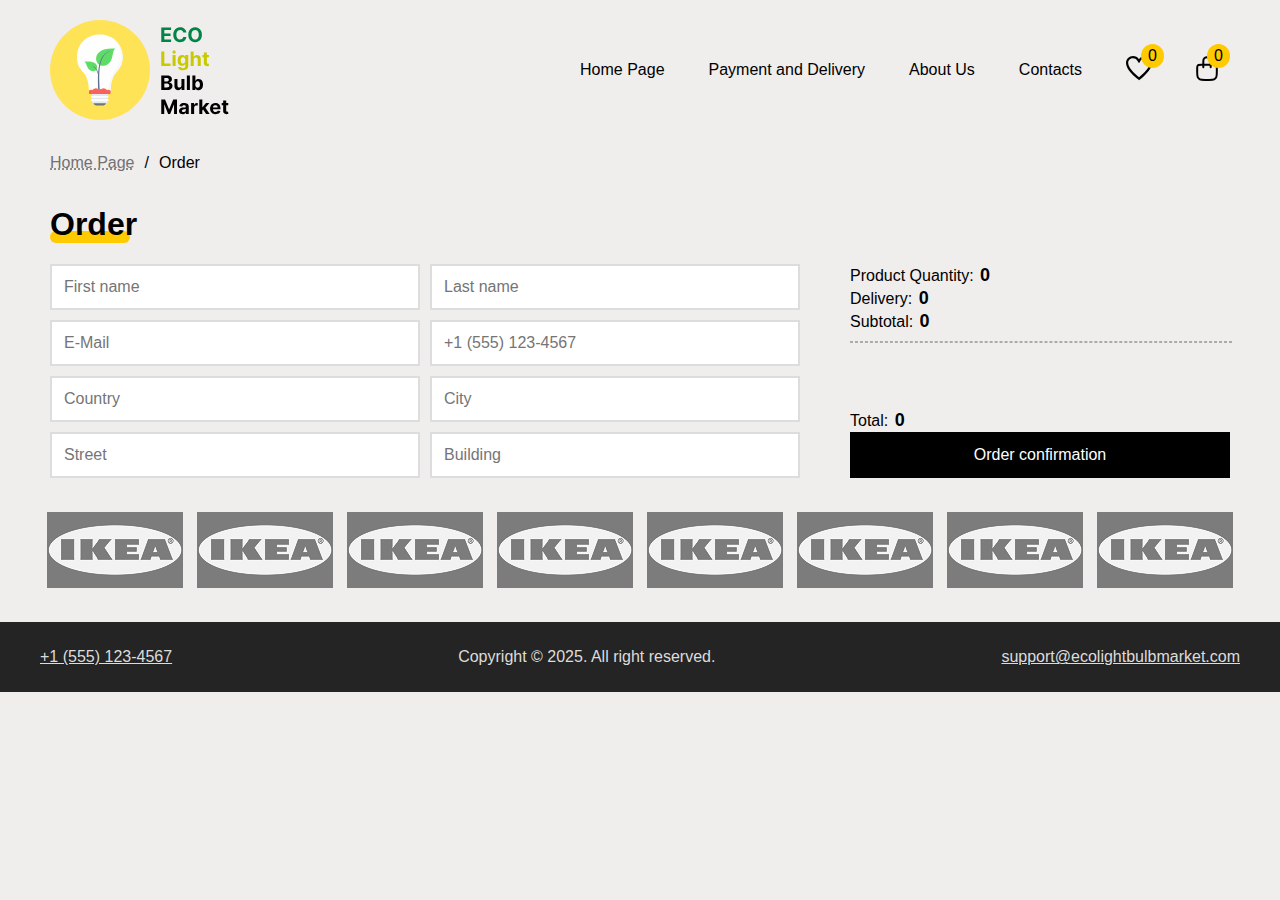
<file: order.html>
<!DOCTYPE html>
<html lang="en">
<head>
    <meta charset="UTF-8">
    <meta name="viewport" content="width=device-width, initial-scale=1.0">
    <link rel="stylesheet" href="css/order.css">
    <link rel="stylesheet" href="https://cdn.jsdelivr.net/npm/swiper@11/swiper-bundle.min.css" />
    <script src="https://cdn.jsdelivr.net/npm/swiper@11/swiper-bundle.min.js"></script>
    <script src="js/order.js" defer></script>
    <title>About Us</title>
</head>
<body>
    <header class="header">
        <nav class="header__nav">
            <div class="header__logo"></div>
            <ul class="header__nav-list">
                <li class="header__nav-item"><a class="header__nav-link" href="index.html">Home Page</a></li>
                <li class="header__nav-item"><a class="header__nav-link" href="payment_delivery.html">Payment and Delivery</a></li>
                <li class="header__nav-item"><a class="header__nav-link" href="about.html">About Us</a></li>
                <li class="header__nav-item"><a class="header__nav-link" href="contacts.html">Contacts</a></li>
                <li class="header__nav-item"><a class="header__nav-link" href="favorites.html">
                    <span class="count">0</span>
                    <svg width="26" height="25" viewBox="0 0 26 25" fill="none" xmlns="http://www.w3.org/2000/svg">
                        <path d="M13 24.1333L12.35 23.5917C9.425 21.425 0 13.625 0 6.90834C0 3.11667 3.14167 0.0833359 7.04167 0.0833359C9.425 0.0833359 11.7 1.275 13 3.225C14.3 1.275 16.575 0.0833359 18.9583 0.0833359C22.8583 0.0833359 26 3.11667 26 6.90834C26 13.7333 16.575 21.425 13.65 23.7L13 24.1333ZM7.04167 2.14167C4.33333 2.14167 2.16667 4.2 2.16667 6.8C2.16667 11.2417 7.69167 17.0917 13 21.3167C18.3083 17.0917 23.8333 11.2417 23.8333 6.8C23.8333 4.2 21.6667 2.14167 18.9583 2.14167C17.225 2.14167 15.7083 3.00834 14.8417 4.30834L13 7.23334L11.1583 4.41667C10.2917 3.00834 8.775 2.14167 7.04167 2.14167Z" fill="black"/>
                    </svg>
                </a></li>
                <li class="header__nav-item"><a class="header__nav-link" href="basket.html">
                    <span class="count">0</span>
                    <svg width="22" height="25" viewBox="0 0 22 25" fill="none" xmlns="http://www.w3.org/2000/svg">
                        <path d="M7.3146 11.2529V4.93104C7.3146 2.83617 8.96453 1.13793 10.9999 1.13793C13.0354 1.13793 14.6853 2.83617 14.6853 4.93104V11.2115M9.03443 23.8966H12.9655C15.7174 23.8966 17.0934 23.8966 18.1446 23.3453C19.0691 22.8604 19.8208 22.0867 20.2919 21.1352C20.8275 20.0533 20.8275 18.637 20.8275 15.8046V12.7701C20.8275 11.3539 20.8275 10.6457 20.5597 10.1048C20.3242 9.62903 19.9483 9.24219 19.4861 8.99976C18.9605 8.72414 18.2725 8.72414 16.8965 8.72414H5.1034C3.72741 8.72414 3.03941 8.72414 2.51385 8.99976C2.05155 9.24219 1.6757 9.62903 1.44015 10.1048C1.17236 10.6457 1.17236 11.3539 1.17236 12.7701V15.8046C1.17236 18.637 1.17236 20.0533 1.70793 21.1352C2.17904 22.0867 2.93075 22.8604 3.85534 23.3453C4.90645 23.8966 6.28245 23.8966 9.03443 23.8966Z" stroke="black" stroke-width="2" stroke-linecap="round" stroke-linejoin="round"/>
                    </svg>
                </a></li>
            </ul>
        </nav>
    </header>
    <section class="breadcrumbs">
        <ul class="breadcrumbs__list">
            <li class="breadcrumbs__item"><a class="breadcrumbs__link" href="index.html">Home Page</a></li>
            <li class="breadcrumbs__item">/</li>
            <li class="breadcrumbs__item">Order</li>
        </ul>
    </section>
    <main class="main">
        <h1>Order</h1>
        <form class="order-parent__form" method="POST" action="">
            <div class="order__form">
                <input type="text" name="first_name" placeholder="First name" required>
                <input type="text" name="last_name" placeholder="Last name" required>
                <input type="email" name="email" placeholder="E-Mail">
                <input type="tel" name="tel" placeholder="+1 (555) 123-4567" pattern="\+?[0-9\s\-\(\)]+">
                <input type="text" name="country" placeholder="Country" required>
                <input type="text" name="city" placeholder="City" required>
                <input type="text" name="street" placeholder="Street" required>
                <input type="text" name="building" placeholder="Building" required>
            </div>
            <div class="order__cost-info">
                <div class="const__info">
                    <label for="">Product Quantity:</label>
                    <input type="number" id="productQuantity" value="0" disabled>
                </div>
                <div class="const__info">
                    <label for="">Delivery:</label>
                    <input type="number" id="deliveryCost" value="0" disabled>
                </div>
                <div class="const__info">
                    <label for="">Subtotal:</label>
                    <input type="number" id="subtotalCost" value="0" disabled>
                </div>
                <div class="cost__info-separator-block">
                    <hr class="cost__info-separator">
                </div>
                <div class="const__info">
                    <label for="">Total:</label>
                    <input type="number" id="totalCost" value="0" disabled>
                </div>
                <button type="submit">Order confirmation</button>
            </div>
        </form>
    </main>
    <section class="company_logos">
        <img src="img/ikea-logo.png" width="136" height="76" alt="IKEA logo">
        <img src="img/ikea-logo.png" width="136" height="76" alt="IKEA logo">
        <img src="img/ikea-logo.png" width="136" height="76" alt="IKEA logo">
        <img src="img/ikea-logo.png" width="136" height="76" alt="IKEA logo">
        <img src="img/ikea-logo.png" width="136" height="76" alt="IKEA logo">
        <img src="img/ikea-logo.png" width="136" height="76" alt="IKEA logo">
        <img src="img/ikea-logo.png" width="136" height="76" alt="IKEA logo">
        <img src="img/ikea-logo.png" width="136" height="76" alt="IKEA logo">
    </section>
    <footer class="footer">
        <div class="footer-wrapper">
            <a href="tel:+15551234567">+1 (555) 123-4567</a>
            <p>Copyright &copy; 2025. All right reserved.</p>
            <a href="mailto:support@ecolightbulbmarket.com">support@ecolightbulbmarket.com</a>
        </div>
    </footer>
</body>
</html>
</file>
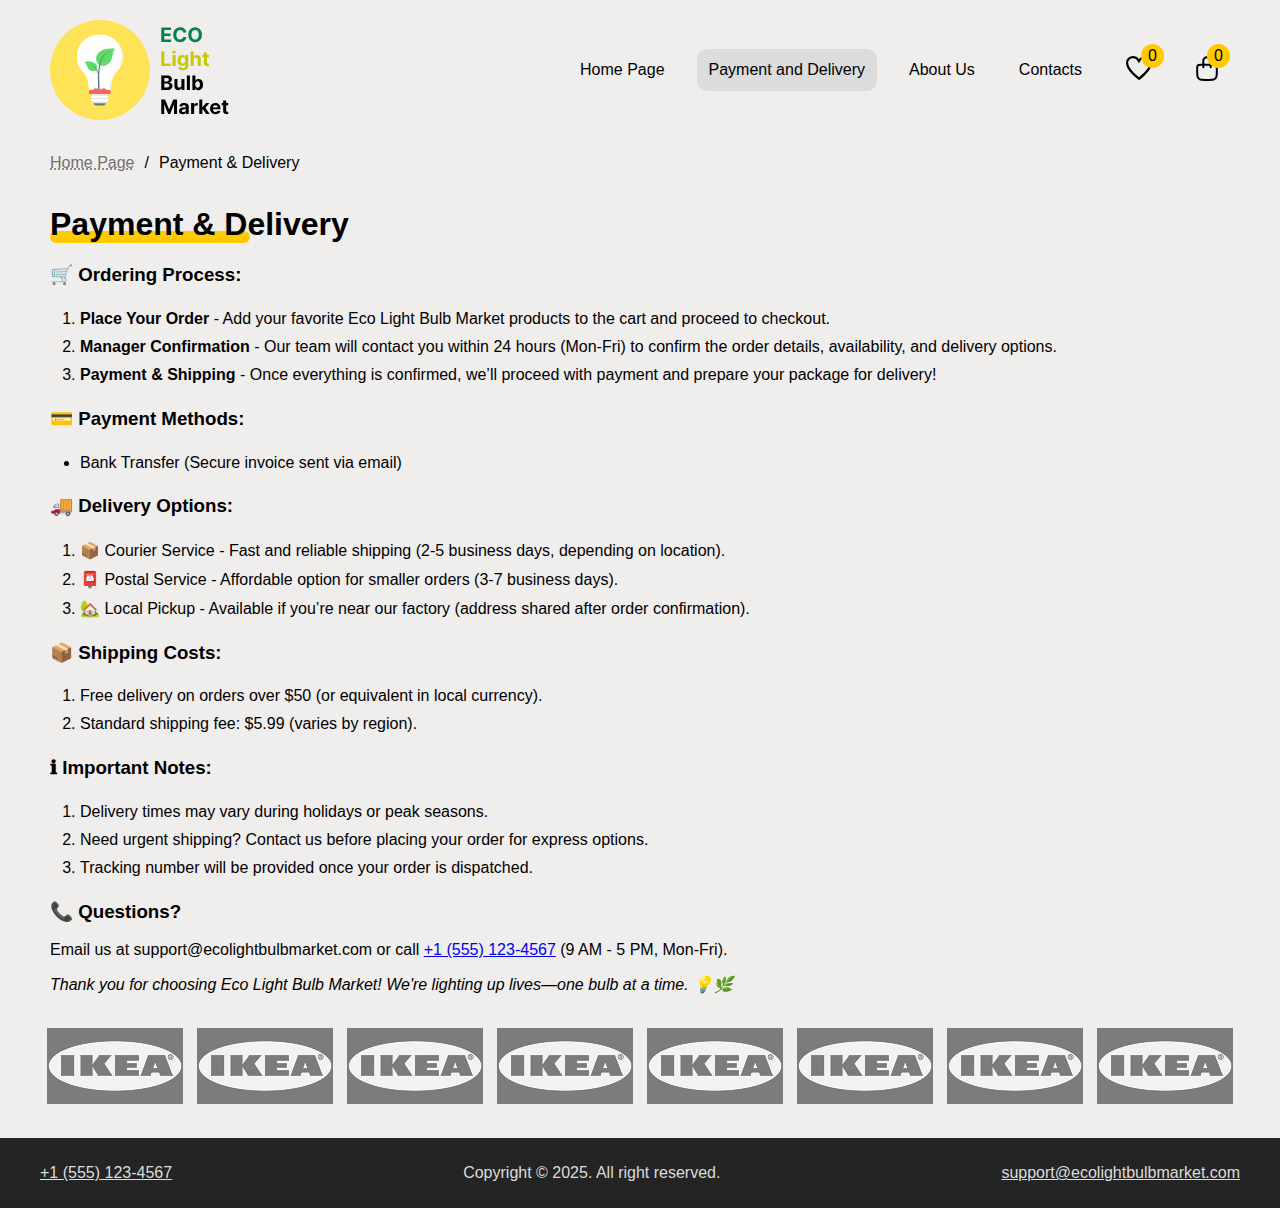
<file: payment_delivery.html>
<!DOCTYPE html>
<html lang="en">
<head>
    <meta charset="UTF-8">
    <meta name="viewport" content="width=device-width, initial-scale=1.0">
    <link rel="stylesheet" href="css/payment_delivery.css">
    <link rel="stylesheet" href="https://cdn.jsdelivr.net/npm/swiper@11/swiper-bundle.min.css" />
    <script src="https://cdn.jsdelivr.net/npm/swiper@11/swiper-bundle.min.js"></script>
    <title>Payment & Delivery</title>
</head>
<body>
    <header class="header">
        <nav class="header__nav">
            <div class="header__logo"></div>
            <ul class="header__nav-list">
                <li class="header__nav-item"><a class="header__nav-link" href="index.html">Home Page</a></li>
                <li class="header__nav-item"><a class="header__nav-link header__nav-link--active">Payment and Delivery</a></li>
                <li class="header__nav-item"><a class="header__nav-link" href="about.html">About Us</a></li>
                <li class="header__nav-item"><a class="header__nav-link" href="contacts.html">Contacts</a></li>
                <li class="header__nav-item"><a class="header__nav-link" href="favorites.html">
                    <span class="count">0</span>
                    <svg width="26" height="25" viewBox="0 0 26 25" fill="none" xmlns="http://www.w3.org/2000/svg">
                        <path d="M13 24.1333L12.35 23.5917C9.425 21.425 0 13.625 0 6.90834C0 3.11667 3.14167 0.0833359 7.04167 0.0833359C9.425 0.0833359 11.7 1.275 13 3.225C14.3 1.275 16.575 0.0833359 18.9583 0.0833359C22.8583 0.0833359 26 3.11667 26 6.90834C26 13.7333 16.575 21.425 13.65 23.7L13 24.1333ZM7.04167 2.14167C4.33333 2.14167 2.16667 4.2 2.16667 6.8C2.16667 11.2417 7.69167 17.0917 13 21.3167C18.3083 17.0917 23.8333 11.2417 23.8333 6.8C23.8333 4.2 21.6667 2.14167 18.9583 2.14167C17.225 2.14167 15.7083 3.00834 14.8417 4.30834L13 7.23334L11.1583 4.41667C10.2917 3.00834 8.775 2.14167 7.04167 2.14167Z" fill="black"/>
                    </svg>
                </a></li>
                <li class="header__nav-item"><a class="header__nav-link" href="basket.html">
                    <span class="count">0</span>
                    <svg width="22" height="25" viewBox="0 0 22 25" fill="none" xmlns="http://www.w3.org/2000/svg">
                        <path d="M7.3146 11.2529V4.93104C7.3146 2.83617 8.96453 1.13793 10.9999 1.13793C13.0354 1.13793 14.6853 2.83617 14.6853 4.93104V11.2115M9.03443 23.8966H12.9655C15.7174 23.8966 17.0934 23.8966 18.1446 23.3453C19.0691 22.8604 19.8208 22.0867 20.2919 21.1352C20.8275 20.0533 20.8275 18.637 20.8275 15.8046V12.7701C20.8275 11.3539 20.8275 10.6457 20.5597 10.1048C20.3242 9.62903 19.9483 9.24219 19.4861 8.99976C18.9605 8.72414 18.2725 8.72414 16.8965 8.72414H5.1034C3.72741 8.72414 3.03941 8.72414 2.51385 8.99976C2.05155 9.24219 1.6757 9.62903 1.44015 10.1048C1.17236 10.6457 1.17236 11.3539 1.17236 12.7701V15.8046C1.17236 18.637 1.17236 20.0533 1.70793 21.1352C2.17904 22.0867 2.93075 22.8604 3.85534 23.3453C4.90645 23.8966 6.28245 23.8966 9.03443 23.8966Z" stroke="black" stroke-width="2" stroke-linecap="round" stroke-linejoin="round"/>
                    </svg>
                </a></li>
            </ul>
        </nav>
    </header>
    <section class="breadcrumbs">
        <ul class="breadcrumbs__list">
            <li class="breadcrumbs__item"><a class="breadcrumbs__link" href="index.html">Home Page</a></li>
            <li class="breadcrumbs__item">/</li>
            <li class="breadcrumbs__item">Payment & Delivery</li>
        </ul>
    </section>
    <main class="main">
        <h1>Payment & Delivery</h1>
        <h3>🛒 Ordering Process:</h3>
        <ol class="order-process__list">
            <li><strong>Place Your Order</strong> - Add your favorite Eco Light Bulb Market products to the cart and proceed to checkout.</li>
            <li><strong>Manager Confirmation</strong> - Our team will contact you within 24 hours (Mon-Fri) to confirm the order details, availability, and delivery options.</li>
            <li><strong>Payment & Shipping</strong> - Once everything is confirmed, we’ll proceed with payment and prepare your package for delivery!</li>
        </ol>
        <h3>💳 Payment Methods:</h3>
        <ul class="order-process__list">
            <li>Bank Transfer (Secure invoice sent via email)</li>
        </ul>
        <h3>🚚 Delivery Options:</h3>
        <ol class="order-process__list">
            <li>📦 Courier Service - Fast and reliable shipping (2-5 business days, depending on location).</li>
            <li>📮 Postal Service - Affordable option for smaller orders (3-7 business days).</li>
            <li>🏡 Local Pickup - Available if you’re near our factory (address shared after order confirmation).</li>
        </ol>
        <h3>📦 Shipping Costs:</h3>
        <ol class="order-process__list">
            <li>Free delivery on orders over $50 (or equivalent in local currency).</li>
            <li>Standard shipping fee: $5.99 (varies by region).</li>
        </ol>
        <h3>ℹ Important Notes:</h3>
        <ol class="order-process__list">
            <li>Delivery times may vary during holidays or peak seasons.</li>
            <li>Need urgent shipping? Contact us before placing your order for express options.</li>
            <li>Tracking number will be provided once your order is dispatched.</li>
        </ol>
        <h3>📞 Questions?</h3>
        <p>Email us at support@ecolightbulbmarket.com or call <a href="tel:+15551234567">+1 (555) 123-4567</a> (9 AM - 5 PM, Mon-Fri).</p>
        <i>Thank you for choosing Eco Light Bulb Market! We're lighting up lives—one bulb at a time. 💡🌿</i>
    </main>
    <section class="company_logos">
        <img src="img/ikea-logo.png" width="136" height="76" alt="IKEA logo">
        <img src="img/ikea-logo.png" width="136" height="76" alt="IKEA logo">
        <img src="img/ikea-logo.png" width="136" height="76" alt="IKEA logo">
        <img src="img/ikea-logo.png" width="136" height="76" alt="IKEA logo">
        <img src="img/ikea-logo.png" width="136" height="76" alt="IKEA logo">
        <img src="img/ikea-logo.png" width="136" height="76" alt="IKEA logo">
        <img src="img/ikea-logo.png" width="136" height="76" alt="IKEA logo">
        <img src="img/ikea-logo.png" width="136" height="76" alt="IKEA logo">
    </section>
    <footer class="footer">
        <div class="footer-wrapper">
            <a href="tel:+15551234567">+1 (555) 123-4567</a>
            <p>Copyright &copy; 2025. All right reserved.</p>
            <a href="mailto:support@ecolightbulbmarket.com">support@ecolightbulbmarket.com</a>
        </div>
    </footer>
</body>
</html>
</file>
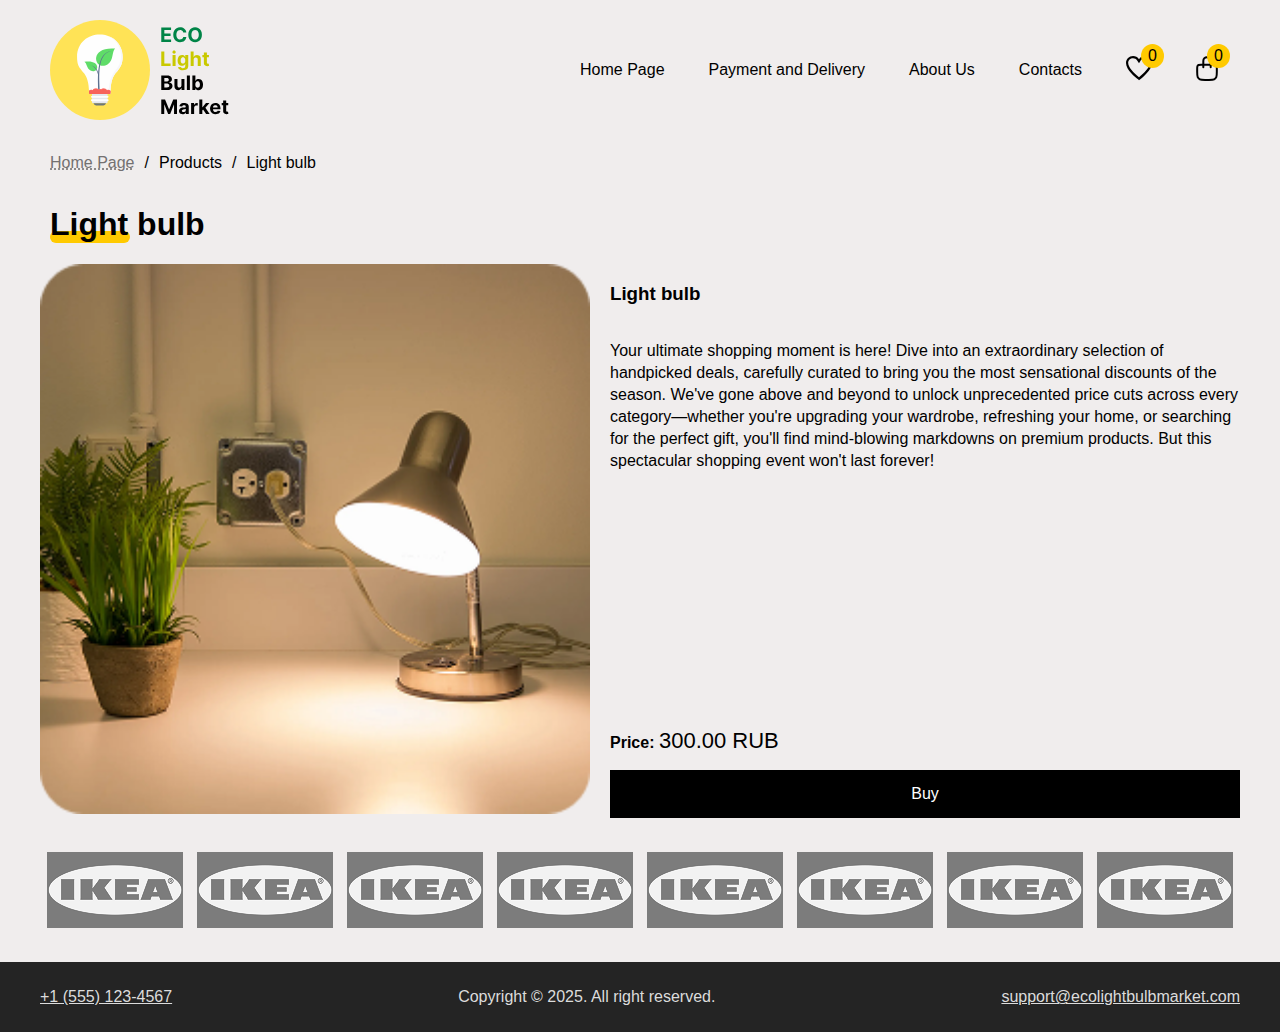
<file: product.html>
<!DOCTYPE html>
<html lang="en">
<head>
    <meta charset="UTF-8">
    <meta name="viewport" content="width=device-width, initial-scale=1.0">
    <link rel="stylesheet" href="css/product.css">
    <link rel="stylesheet" href="https://cdn.jsdelivr.net/npm/swiper@11/swiper-bundle.min.css" />
    <script src="https://cdn.jsdelivr.net/npm/swiper@11/swiper-bundle.min.js"></script>
    <script src="js/slider.js" defer></script>
    <title>Light bulb</title>
</head>
<body>
    <header class="header">
        <nav class="header__nav">
            <div class="header__logo"></div>
            <ul class="header__nav-list">
                <li class="header__nav-item"><a class="header__nav-link" href="index.html">Home Page</a></li>
                <li class="header__nav-item"><a class="header__nav-link" href="payment_delivery.html">Payment and Delivery</a></li>
                <li class="header__nav-item"><a class="header__nav-link" href="about.html">About Us</a></li>
                <li class="header__nav-item"><a class="header__nav-link" href="contacts.html">Contacts</a></li>
                <li class="header__nav-item"><a class="header__nav-link" href="favorites.html">
                    <span class="count">0</span>
                    <svg width="26" height="25" viewBox="0 0 26 25" fill="none" xmlns="http://www.w3.org/2000/svg">
                        <path d="M13 24.1333L12.35 23.5917C9.425 21.425 0 13.625 0 6.90834C0 3.11667 3.14167 0.0833359 7.04167 0.0833359C9.425 0.0833359 11.7 1.275 13 3.225C14.3 1.275 16.575 0.0833359 18.9583 0.0833359C22.8583 0.0833359 26 3.11667 26 6.90834C26 13.7333 16.575 21.425 13.65 23.7L13 24.1333ZM7.04167 2.14167C4.33333 2.14167 2.16667 4.2 2.16667 6.8C2.16667 11.2417 7.69167 17.0917 13 21.3167C18.3083 17.0917 23.8333 11.2417 23.8333 6.8C23.8333 4.2 21.6667 2.14167 18.9583 2.14167C17.225 2.14167 15.7083 3.00834 14.8417 4.30834L13 7.23334L11.1583 4.41667C10.2917 3.00834 8.775 2.14167 7.04167 2.14167Z" fill="black"/>
                    </svg>
                </a></li>
                <li class="header__nav-item"><a class="header__nav-link" href="#">
                    <span class="count">0</span>
                    <svg width="22" height="25" viewBox="0 0 22 25" fill="none" xmlns="http://www.w3.org/2000/svg">
                        <path d="M7.3146 11.2529V4.93104C7.3146 2.83617 8.96453 1.13793 10.9999 1.13793C13.0354 1.13793 14.6853 2.83617 14.6853 4.93104V11.2115M9.03443 23.8966H12.9655C15.7174 23.8966 17.0934 23.8966 18.1446 23.3453C19.0691 22.8604 19.8208 22.0867 20.2919 21.1352C20.8275 20.0533 20.8275 18.637 20.8275 15.8046V12.7701C20.8275 11.3539 20.8275 10.6457 20.5597 10.1048C20.3242 9.62903 19.9483 9.24219 19.4861 8.99976C18.9605 8.72414 18.2725 8.72414 16.8965 8.72414H5.1034C3.72741 8.72414 3.03941 8.72414 2.51385 8.99976C2.05155 9.24219 1.6757 9.62903 1.44015 10.1048C1.17236 10.6457 1.17236 11.3539 1.17236 12.7701V15.8046C1.17236 18.637 1.17236 20.0533 1.70793 21.1352C2.17904 22.0867 2.93075 22.8604 3.85534 23.3453C4.90645 23.8966 6.28245 23.8966 9.03443 23.8966Z" stroke="black" stroke-width="2" stroke-linecap="round" stroke-linejoin="round"/>
                    </svg>
                </a></li>
            </ul>
        </nav>
    </header>
    <section class="breadcrumbs">
        <ul class="breadcrumbs__list">
            <li class="breadcrumbs__item"><a class="breadcrumbs__link" href="index.html">Home Page</a></li>
            <li class="breadcrumbs__item">/</li>
            <li class="breadcrumbs__item">Products</li>
            <li class="breadcrumbs__item">/</li>
            <li class="breadcrumbs__item">Light bulb</li>
        </ul>
    </section>
    <main class="main">
        <h1>Light bulb</h1>
        <div class="product__wrapper">
            <div class="product__img">
                <img src="img/bulb-item.png" width="550" height="550" alt="Product 1 image">
            </div>
            <div class="product__info">
                <h3 class="product__name">Light bulb</h3>
                <p class="product__description">
                    Your ultimate shopping moment is here! Dive into an extraordinary selection of handpicked deals,
                        carefully curated to bring you the most sensational discounts of the season. We've gone above and
                        beyond to unlock unprecedented price cuts across every category—whether you're upgrading your wardrobe,
                        refreshing your home, or searching for the perfect gift, you'll find mind-blowing markdowns on premium products.
                        But this spectacular shopping event won't last forever!
                </p>
                <p class="product__cost"><strong>Price:</strong> <span class="product__cost-text">300.00 RUB</span></p>
                <button class="product__button">Buy</button>
            </div>
        </div>
    </main>
    <section class="company_logos">
        <img src="img/ikea-logo.png" width="136" height="76" alt="IKEA logo">
        <img src="img/ikea-logo.png" width="136" height="76" alt="IKEA logo">
        <img src="img/ikea-logo.png" width="136" height="76" alt="IKEA logo">
        <img src="img/ikea-logo.png" width="136" height="76" alt="IKEA logo">
        <img src="img/ikea-logo.png" width="136" height="76" alt="IKEA logo">
        <img src="img/ikea-logo.png" width="136" height="76" alt="IKEA logo">
        <img src="img/ikea-logo.png" width="136" height="76" alt="IKEA logo">
        <img src="img/ikea-logo.png" width="136" height="76" alt="IKEA logo">
    </section>
    <footer class="footer">
        <div class="footer-wrapper">
            <a href="tel:+15551234567">+1 (555) 123-4567</a>
            <p>Copyright &copy; 2025. All right reserved.</p>
            <a href="mailto:support@ecolightbulbmarket.com">support@ecolightbulbmarket.com</a>
        </div>
    </footer>
</body>
</html>
</file>
<file: css/index.css>
* {
    font-family: "Open Sans", sans-serif;
}

body {
    padding: 0;
    margin: 0;
}

.header {
    max-width: 1200px;
    width: 100%;
    margin: 0 auto;
    margin-top: 20px;
}

.header__nav {
    display: flex;
    justify-content: space-between;
    flex-wrap: wrap;
    margin: 0 10px;
}

.header__logo {
    width: 180px;
    height: 100px;
    background-image: url("../img/logo.svg");
    background-repeat: no-repeat;
}

.header__nav-list {
    display: flex;
    align-items: center;
    gap: 20px;
    list-style: none;
}

.header__nav-link {
    text-decoration: none;
    color: #000;
    padding: 12px;
    border-radius: 10px;
    transition: all 0.3s ease;
}

.header__nav-link:hover {
    background-color: #dcdcdc;
}

.icon-buttons__wrapper {
    display: flex;
    position: relative;
}

.icon-buttons__wrapper .count {
    position: absolute;
    right: 0;
    top: 0;
    padding: 3px 7px;
    border-radius: 50%;
    background-color: #FFCA00;
}

.slider {
    display: flex;
    max-width: 1200px;
    width: 100%;
    background: linear-gradient(to right, #0F2027, #203A43, #2C5364);
    margin: 20px auto;
    border-radius: 50px;
    overflow: hidden;
    box-sizing: border-box;
}

.swiper {
    display: flex;
    width: 100%;
    min-height: 450px;
    padding: 10px !important;
    margin: 0;
}

.swiper-slide {
    display: flex !important;
    justify-content: space-around;
    align-items: center;
}

.slide__text {
    max-width: 600px;
    color: #fff;
    font-size: 18px;
    line-height: 1.7;
}

.swiper-scrollbar {
    display: none;
}

.swiper-pagination-bullet {
    padding: 3px;
    transition: all 0.5s ease;
    background-color: #fff !important;
    opacity: 1 !important;
}

.swiper-pagination-bullet-active {
    padding: 3px 17px;
    border-radius: 10px !important;
    background-color: #FFCA00 !important;
}

.light-bulbs {
    max-width: 1200px;
    width: 100%;
    margin: 34px auto;
    padding: 0;
}

.light-bulbs h1 {
    position: relative;
    z-index: 1;
    padding: 0 10px;
}

.light-bulbs h1::before {
    position: absolute;
    left: 10px;
    bottom: 0;
    content: "";
    width: 150px;
    height: 12px;
    background-color: #FFCA00;
    z-index: -1;
    border-radius: 30px;
}

.light-bulbs__list {
    list-style: none;
    display: grid;
    grid-template-columns: repeat(4, 1fr);
    justify-content: space-between;
    gap: 10px;
    padding: 0 10px;
}

.light-bulbs__item {
    width: 100%;
    background-color: #f8f5f5;
    border: 2px solid #dcdcdc;
    border-radius: 30px;
    font-size: 18px;
}

.bulb__info {
    padding: 0 10px;
}

.light-bulbs__item img {
    width: 100%;
    height: auto;
}

.bulb__name {
    margin: 10px 0;
    font-weight: 700;
}

.bulb__description {
    font-size: 16px;
}

.bulb-item__buttons {
    display: flex;
    justify-content: center;
    gap: 15px;
}

.bulb__price {
    font-weight: 700;
    margin-right: 5px;
}

.bulb__button {
    font-size: 18px;
    padding: 8px 22px;
    display: flex;
    justify-content: center;
    align-self: center;
    cursor: pointer;
}

.bulb__button-buy {
    background-color: #FFCA00;
    border: 1px solid #B18C01;
    border-radius: 25px;
    padding: 10px 40px;
    transition: all 0.5s ease;
}

.bulb__button-buy:hover {
    background-color: #e0b403;
}

.bulb__button-favorite {
    background-color: transparent;
    border: none;
    padding: 7px;
}

.flat-color {
    fill: transparent;
    stroke: #000;
    transition: all 0.5s ease;
}

.bulb__button-favorite:hover .flat-color {
    fill: red;
    stroke: red;
    transition: all 0.5s ease;
}

.company_logos {
    max-width: 1200px;
    margin: 34px auto;
    padding: 0 10px;
    display: grid;
    grid-template-columns: repeat(8, minmax(auto, 136px));
    justify-content: center;
    gap: 14px;
}

.footer {
    background-color: #242424;
    padding: 10px;
}

.footer-wrapper {
    max-width: 1200px;
    margin: 0 auto;
    color: #dcdcdc;
    font-size: 16px;
    display: flex;
    flex-wrap: wrap;
    justify-content: space-between;
    align-items: center;
}

.footer-wrapper a {
    color: #dcdcdc;
    font-size: 16px;
}

.footer-wrapper a:hover {
    color: #fff;
    text-decoration: none;
}

/* media queries */
@media (max-width: 1200px) {
    .light-bulbs {
        padding: 0;
        box-sizing: border-box;
    }

    .light-bulbs__list {
        display: grid;
        grid-template-columns: repeat(3, 1fr);
        gap: 10px;
    }

    .light-bulbs__item {
        width: 100%;
    }

    .company_logos {
        grid-template-columns: repeat(6, minmax(auto, 136px));
    }
}

@media (max-width: 910px) {
    .company_logos {
        grid-template-columns: repeat(4, minmax(auto, 136px));
    }
}

@media (max-width: 614px) {
    .company_logos {
        grid-template-columns: repeat(3, minmax(auto, 136px));
        justify-content: center;
    }
}

@media (max-width: 858px) {
    .light-bulbs {
        padding: 0 10px;
        box-sizing: border-box;
    }

    .light-bulbs__list {
        display: grid;
        grid-template-columns: repeat(2, 1fr);
        gap: 10px;
    }

    .light-bulbs__item {
        width: 100%;
    }
}

@media (max-width: 582px) {
    .footer-wrapper {
        flex-direction: column;
    }
}

@media (max-width: 522px) {
    .light-bulbs {
        padding: 0 10px;
        box-sizing: border-box;
    }

    .light-bulbs__list {
        display: grid;
        grid-template-columns: repeat(1, 1fr);
        gap: 10px;
    }

    .light-bulbs__item {
        width: 100%;
    }
}

@media (max-width: 470px) {
    .company_logos {
        grid-template-columns: repeat(2, minmax(auto, 136px));
        justify-content: center;
    }
}

@media (max-width: 858px) {
    .header__nav {
        display: flex;
        flex-direction: column;
        align-items: center;
        gap: 20px;
    }

    .header__nav-list {
        padding: 0;
    }
}

@media (max-width: 700px) {
    .swiper-slide {
        display: flex;
        flex-direction: column;
    }

    .slide__image {
        margin-top: 20px;
    }

    .slide__text {
        margin: 0 20px 20px 20px;
        font-size: 16px;
    }
}

@media (max-width: 640px) {
    .header__nav-list {
        display: grid;
        grid-template-columns: repeat(2, 1fr);
        gap: 5px;
        width: 100%;
    }

    .header__nav-link {
        width: 100%;
        display: inline-block;
        box-sizing: border-box;
        text-align: center;
        background-color: #f1f1f1;
    }
}

@media (max-width: 400px) {
    .header__nav-list {
        grid-template-columns: repeat(1, 1fr);
    }
}
</file>
<file: Frontend/Client/css/index.css>
* {
    font-family: "Open Sans", sans-serif;
}

body {
    padding: 0;
    margin: 0;
}

.header {
    max-width: 1200px;
    width: 100%;
    margin: 0 auto;
    margin-top: 20px;
}

.header__nav {
    display: flex;
    justify-content: space-between;
    flex-wrap: wrap;
    margin: 0 10px;
}

.header__logo {
    width: 180px;
    height: 100px;
    background-image: url("../img/logo.svg");
    background-repeat: no-repeat;
}

.header__nav-list {
    display: flex;
    align-items: center;
    gap: 20px;
    list-style: none;
}

.header__nav-link {
    text-decoration: none;
    color: #000;
    padding: 12px;
    border-radius: 10px;
    transition: all 0.3s ease;
}

.header__nav-link:hover {
    background-color: #dcdcdc;
}

.icon-buttons__wrapper {
    display: flex;
    position: relative;
}

.icon-buttons__wrapper .count {
    position: absolute;
    right: 0;
    top: 0;
    padding: 3px 7px;
    border-radius: 50%;
    background-color: #FFCA00;
}

.slider {
    display: flex;
    max-width: 1200px;
    width: 100%;
    background: linear-gradient(to right, #0F2027, #203A43, #2C5364);
    margin: 20px auto;
    border-radius: 50px;
    overflow: hidden;
    box-sizing: border-box;
}

.swiper {
    display: flex;
    width: 100%;
    min-height: 450px;
    padding: 10px !important;
    margin: 0;
}

.swiper-slide {
    display: flex !important;
    justify-content: space-around;
    align-items: center;
}

.slide__text {
    max-width: 600px;
    color: #fff;
    font-size: 18px;
    line-height: 1.7;
}

.swiper-scrollbar {
    display: none;
}

.swiper-pagination-bullet {
    padding: 3px;
    transition: all 0.5s ease;
    background-color: #fff !important;
    opacity: 1 !important;
}

.swiper-pagination-bullet-active {
    padding: 3px 17px;
    border-radius: 10px !important;
    background-color: #FFCA00 !important;
}

.light-bulbs {
    max-width: 1200px;
    width: 100%;
    margin: 34px auto;
    padding: 0;
}

.light-bulbs h1 {
    position: relative;
    z-index: 1;
    padding: 0 10px;
}

.light-bulbs h1::before {
    position: absolute;
    left: 10px;
    bottom: 0;
    content: "";
    width: 150px;
    height: 12px;
    background-color: #FFCA00;
    z-index: -1;
    border-radius: 30px;
}

.light-bulbs__list {
    list-style: none;
    display: grid;
    grid-template-columns: repeat(4, 1fr);
    justify-content: space-between;
    gap: 10px;
    padding: 0 10px;
}

.light-bulbs__item {
    width: 100%;
    background-color: #f8f5f5;
    border: 2px solid #dcdcdc;
    border-radius: 30px;
    font-size: 18px;
}

.bulb__info {
    padding: 0 10px;
}

.light-bulbs__item img {
    width: 100%;
    height: auto;
}

.bulb__name {
    margin: 10px 0;
    font-weight: 700;
}

.bulb__description {
    font-size: 16px;
}

.bulb-item__buttons {
    display: flex;
    justify-content: center;
    gap: 15px;
}

.bulb__price {
    font-weight: 700;
    margin-right: 5px;
}

.bulb__button {
    font-size: 18px;
    padding: 8px 22px;
    display: flex;
    justify-content: center;
    align-self: center;
    cursor: pointer;
}

.bulb__button-buy {
    background-color: #FFCA00;
    border: 1px solid #B18C01;
    border-radius: 25px;
    padding: 10px 40px;
    transition: all 0.5s ease;
}

.bulb__button-buy:hover {
    background-color: #e0b403;
}

.bulb__button-favorite {
    background-color: transparent;
    border: none;
    padding: 7px;
}

.flat-color {
    fill: transparent;
    stroke: #000;
    transition: all 0.5s ease;
}

.bulb__button-favorite:hover .flat-color {
    fill: red;
    stroke: red;
    transition: all 0.5s ease;
}

.bulb-pagination__list {
    list-style: none;
    display: flex;
    flex-wrap: wrap;
    gap: 10px;
    margin-top: 34px;
    padding: 0 10px;
}

.bulb__pagination {
    padding: 10px 15px;
    background-color: #FFCA00;
    border: 1px solid #CCA101;
    border-radius: 10px;
    text-decoration: none;
    color: #000;
    transition: all 0.3s ease;
}

.bulb__pagination:hover {
    background-color: #e0b403;
}

.company_logos {
    max-width: 1200px;
    margin: 34px auto;
    padding: 0 10px;
    display: grid;
    grid-template-columns: repeat(8, minmax(auto, 136px));
    justify-content: center;
    gap: 14px;
}

.footer {
    background-color: #242424;
    padding: 10px;
}

.footer-wrapper {
    max-width: 1200px;
    margin: 0 auto;
    color: #dcdcdc;
    font-size: 16px;
    display: flex;
    flex-wrap: wrap;
    justify-content: space-between;
    align-items: center;
}

.footer-wrapper a {
    color: #dcdcdc;
    font-size: 16px;
}

.footer-wrapper a:hover {
    color: #fff;
    text-decoration: none;
}

/* media queries */
@media (max-width: 1200px) {
    .light-bulbs {
        padding: 0;
        box-sizing: border-box;
    }

    .light-bulbs__list {
        display: grid;
        grid-template-columns: repeat(3, 1fr);
        gap: 10px;
    }

    .light-bulbs__item {
        width: 100%;
    }

    .company_logos {
        grid-template-columns: repeat(6, minmax(auto, 136px));
    }

    .bulb-pagination__list {
        padding: 0 10px;
    }
}

@media (max-width: 910px) {
    .company_logos {
        grid-template-columns: repeat(4, minmax(auto, 136px));
    }
}

@media (max-width: 614px) {
    .company_logos {
        grid-template-columns: repeat(3, minmax(auto, 136px));
        justify-content: center;
    }
}

@media (max-width: 858px) {
    .light-bulbs {
        padding: 0 10px;
        box-sizing: border-box;
    }

    .light-bulbs__list {
        display: grid;
        grid-template-columns: repeat(2, 1fr);
        gap: 10px;
    }

    .light-bulbs__item {
        width: 100%;
    }
}

@media (max-width: 582px) {
    .footer-wrapper {
        flex-direction: column;
    }
}

@media (max-width: 522px) {
    .light-bulbs {
        padding: 0 10px;
        box-sizing: border-box;
    }

    .light-bulbs__list {
        display: grid;
        grid-template-columns: repeat(1, 1fr);
        gap: 10px;
    }

    .light-bulbs__item {
        width: 100%;
    }
}

@media (max-width: 470px) {
    .company_logos {
        grid-template-columns: repeat(2, minmax(auto, 136px));
        justify-content: center;
    }
}

@media (max-width: 858px) {
    .header__nav {
        display: flex;
        flex-direction: column;
        align-items: center;
        gap: 20px;
    }

    .header__nav-list {
        padding: 0;
    }

    .bulb-pagination__list {
        display: flex;
        flex-wrap: wrap;
        justify-content: center;
    }
}

@media (max-width: 700px) {
    .swiper-slide {
        display: flex;
        flex-direction: column;
    }

    .slide__image {
        margin-top: 20px;
    }

    .slide__text {
        margin: 0 20px 20px 20px;
        font-size: 16px;
    }
}

@media (max-width: 640px) {
    .header__nav-list {
        display: grid;
        grid-template-columns: repeat(2, 1fr);
        gap: 5px;
        width: 100%;
    }

    .header__nav-link {
        width: 100%;
        display: inline-block;
        box-sizing: border-box;
        text-align: center;
        background-color: #f1f1f1;
    }
}

@media (max-width: 400px) {
    .header__nav-list {
        grid-template-columns: repeat(1, 1fr);
    }
}
</file>
<file: css/about.css>
* {
    font-family: "Open Sans", sans-serif;
}

body {
    padding: 0;
    margin: 0;
    background-color: #f0eded;
}

.header {
    max-width: 1200px;
    width: 100%;
    margin: 0 auto;
    margin-top: 20px;
}

.header__nav {
    display: flex;
    justify-content: space-between;
    flex-wrap: wrap;
    margin: 0 10px;
}

.header__logo {
    width: 180px;
    height: 100px;
    background-image: url("../img/logo.svg");
    background-repeat: no-repeat;
}

.header__nav-list {
    display: flex;
    align-items: center;
    gap: 20px;
    list-style: none;
}

.header__nav-link {
    text-decoration: none;
    color: #000;
    padding: 12px;
    border-radius: 10px;
    transition: all 0.3s ease;
}

.header__nav-link:hover {
    background-color: #dcdcdc;
}

.header__nav-link--active {
    background-color: #dcdcdc;
}

.header__nav-item {
    display: flex;
    position: relative;
}

.header__nav-item .count {
    position: absolute;
    right: 0;
    top: 0;
    padding: 3px 7px;
    border-radius: 50%;
    background-color: #FFCA00;
}

.breadcrumbs {
    max-width: 1200px;
    width: 100%;
    margin: 34px auto;
}

.breadcrumbs__list {
    padding: 0 10px;
    display: flex;
    flex-wrap: wrap;
    gap: 10px;
    list-style-type: none;
}

.breadcrumbs__link {
    color: #747171;
    text-decoration-style: dotted;
}

.breadcrumbs__link:hover {
    text-decoration: none;
}

.main {
    max-width: 1200px;
    width: 100%;
    margin: 34px auto;
    padding: 0;
}

.main h1 {
    position: relative;
    z-index: 1;
    padding: 0 10px;
}

.main h1::before {
    position: absolute;
    left: 10px;
    bottom: 0;
    content: "";
    width: 80px;
    height: 12px;
    background-color: #FFCA00;
    z-index: -1;
    border-radius: 30px;
}

.main p, i, h3 {
    margin-left: 10px;
}

.company_logos {
    max-width: 1200px;
    margin: 34px auto;
    padding: 0 10px;
    display: grid;
    grid-template-columns: repeat(8, minmax(auto, 136px));
    justify-content: center;
    gap: 14px;
}

.footer {
    background-color: #242424;
    padding: 10px;
}

.footer-wrapper {
    max-width: 1200px;
    margin: 0 auto;
    color: #dcdcdc;
    font-size: 16px;
    display: flex;
    flex-wrap: wrap;
    justify-content: space-between;
    align-items: center;
}

.footer-wrapper a {
    color: #dcdcdc;
    font-size: 16px;
}

.footer-wrapper a:hover {
    color: #fff;
    text-decoration: none;
}

/* media queries */
@media (max-width: 1200px) {
    .main {
        padding: 0;
        box-sizing: border-box;
    }

    .light-bulbs__list {
        display: grid;
        grid-template-columns: repeat(3, 1fr);
        gap: 10px;
    }

    .light-bulbs__item {
        width: 100%;
    }

    .company_logos {
        grid-template-columns: repeat(6, minmax(auto, 136px));
    }
}

@media (max-width: 910px) {
    .company_logos {
        grid-template-columns: repeat(4, minmax(auto, 136px));
    }
}

@media (max-width: 614px) {
    .company_logos {
        grid-template-columns: repeat(3, minmax(auto, 136px));
        justify-content: center;
    }
}

@media (max-width: 858px) {
    .main {
        padding: 0 10px;
        box-sizing: border-box;
    }

    .light-bulbs__list {
        display: grid;
        grid-template-columns: repeat(2, 1fr);
        gap: 10px;
    }

    .light-bulbs__item {
        width: 100%;
    }
}

@media (max-width: 582px) {
    .footer-wrapper {
        flex-direction: column;
    }
}

@media (max-width: 522px) {
    .main {
        padding: 0 10px;
        box-sizing: border-box;
    }

    .light-bulbs__list {
        display: grid;
        grid-template-columns: repeat(1, 1fr);
        gap: 10px;
    }

    .light-bulbs__item {
        width: 100%;
    }
}

@media (max-width: 470px) {
    .company_logos {
        grid-template-columns: repeat(2, minmax(auto, 136px));
        justify-content: center;
    }
}

@media (max-width: 858px) {
    .header__nav {
        display: flex;
        flex-direction: column;
        align-items: center;
        gap: 20px;
    }

    .header__nav-list {
        padding: 0;
    }
}

@media (max-width: 700px) {
    .swiper-slide {
        display: flex;
        flex-direction: column;
    }

    .slide__image {
        margin-top: 20px;
    }

    .slide__text {
        margin: 0 20px 20px 20px;
        font-size: 16px;
    }
}

@media (max-width: 640px) {
    .header__nav-list {
        display: grid;
        grid-template-columns: repeat(2, 1fr);
        gap: 5px;
        width: 100%;
    }

    .header__nav-link {
        width: 100%;
        display: inline-block;
        box-sizing: border-box;
        text-align: center;
        background-color: #f1f1f1;
    }

    .header__nav-item .count {
        position: absolute;
        right: 42%;
        left: 50%;
        top: 2px;
        min-width: 10px;
        padding: 3px 7px;
        border-radius: 50%;
        background-color: #FFCA00;
    }
}

@media (max-width: 400px) {
    .header__nav-list {
        grid-template-columns: repeat(1, 1fr);
    }
}
</file>
<file: css/basket.css>
* {
    font-family: "Open Sans", sans-serif;
}

body {
    padding: 0;
    margin: 0;
    background-color: #f0eded;
    position: relative;
}

.modal__info {
    position: fixed;
    top: 0;
    left: 0;
    width: 100vw;
    height: 100vh;
    background-color: rgba(0, 0, 0, 0.5);
    z-index: 999;
    display: none;
    justify-content: center;
    align-items: center;
}

.modal__info-wrapper {
    background-color: #fff;
    max-width: 400px;
    width: 100%;
    padding: 10px;
    box-sizing: border-box;
    border-radius: 10px;
}

.modal__header {
    display: flex;
}

.modal__header h3 {
    flex-grow: 1;
    text-align: center;
}

.modal__close-button {
    background-color: transparent;
    padding: 10px;
    border: 0;
    cursor: pointer;
}

.modal__close-button:hover {
    background-color: #e7e5e5;
}

.header {
    max-width: 1200px;
    width: 100%;
    margin: 0 auto;
    margin-top: 20px;
}

.header__nav {
    display: flex;
    justify-content: space-between;
    flex-wrap: wrap;
    margin: 0 10px;
}

.header__logo {
    width: 180px;
    height: 100px;
    background-image: url("../img/logo.svg");
    background-repeat: no-repeat;
}

.header__nav-list {
    display: flex;
    align-items: center;
    gap: 20px;
    list-style: none;
}

.header__nav-link {
    text-decoration: none;
    color: #000;
    padding: 12px;
    border-radius: 10px;
    transition: all 0.3s ease;
}

.header__nav-link:hover {
    background-color: #dcdcdc;
}

.header__nav-link--active {
    background-color: #dcdcdc;
}

.header__nav-item {
    display: flex;
    position: relative;
}

.header__nav-item .count {
    position: absolute;
    right: 0;
    top: 0;
    padding: 3px 7px;
    border-radius: 50%;
    background-color: #FFCA00;
}

.breadcrumbs {
    max-width: 1200px;
    width: 100%;
    margin: 34px auto;
}

.breadcrumbs__list {
    padding: 0 10px;
    display: flex;
    flex-wrap: wrap;
    gap: 10px;
    list-style-type: none;
}

.breadcrumbs__link {
    color: #747171;
    text-decoration-style: dotted;
}

.breadcrumbs__link:hover {
    text-decoration: none;
}

.main {
    flex: 1;
    max-width: 1200px;
    width: 100%;
    margin: 34px auto;
    padding: 0;
}

.main h1 {
    position: relative;
    z-index: 1;
    padding: 0 10px;
}

.main h1::before {
    position: absolute;
    left: 10px;
    bottom: 0;
    content: "";
    width: 80px;
    height: 12px;
    background-color: #FFCA00;
    z-index: -1;
    border-radius: 30px;
}

.table__wrapper {
    width: 100%;
    overflow-x: auto;
    -webkit-overflow-scrolling: touch;
}

.basket__table {
    min-width: 1150px;
    border-collapse: collapse;
}

.basket__table th, td {
    border: 1px solid #ddd;
    padding: 12px;
    text-align: center;
}

.basket__table tr:nth-child(even) {
    background-color: #f2f2f2;
}

.basket__table th {
    background-color: #f2f2f2;
    font-weight: bold;
}

.basket__quantity {
    display: flex;
    justify-content: center;
}

.basket__quantity input {
    width: 50px;
    font-size: 16px;
}

.basket__remove-item-button {
    background-color: transparent;
    color: #fff;
    border: none;
    padding: 5px;
    cursor: pointer;
}

.basket__remove-item-button:hover {
    background-color: #dcdcdc;
}

.basket__item td:nth-child(2), td:nth-child(4), td:last-child {
    width: 150px;
}

.basket__item td:nth-child(4), td:last-child {
    width: 100px;
}

.basket__info-buttons {
    display: flex;
    flex-direction: column;
    gap: 10px;
    padding-right: 10px;
    max-width: 320px;
    width: 100%;
}

.basket__info-buttons a {
    padding: 20px;
    text-decoration: none;
    transition: all 0.3s ease;
    text-transform: uppercase;
    text-align: center;
}

.basket__info input {
    background-color: transparent;
    border: none;
    width: auto;
    font-size: 18px;
    color: #000;
    font-weight: 700;
}

.auto-width {
    width: calc(3ch + 24px);
    min-width: 40px;
    max-width: 150px;
    padding-right: 20px;
    box-sizing: border-box;
    font-family: monospace;
    text-align: right;
    -moz-appearance: textfield;
}

.auto-width::-webkit-outer-spin-button,
.auto-width::-webkit-inner-spin-button {
    -webkit-appearance: none;
    margin: 0;
}

.checkout__button {
    color: #fff;
    background-color: #000;
    border: 1px solid #000;
}

.checkout__button:hover {
    color: #000;
    background-color: #FFCA00;
    border: 1px solid #FFCA00;
}

.continue__button {
    background-color: transparent;
    color: #000;
    border: 1px solid #000;
}

.continue__button:hover {
    background-color: #fff;
    border-color: #fff;
}

.company_logos {
    max-width: 1200px;
    margin: 34px auto;
    padding: 0 10px;
    display: grid;
    grid-template-columns: repeat(8, minmax(auto, 136px));
    justify-content: center;
    gap: 14px;
}

.footer {
    background-color: #242424;
    padding: 10px;
}

.footer-wrapper {
    max-width: 1200px;
    margin: 0 auto;
    color: #dcdcdc;
    font-size: 16px;
    display: flex;
    flex-wrap: wrap;
    justify-content: space-between;
    align-items: center;
}

.footer-wrapper a {
    color: #dcdcdc;
    font-size: 16px;
}

.footer-wrapper a:hover {
    color: #fff;
    text-decoration: none;
}

/* media queries */
@media (max-width: 1200px) {
    .main {
        padding: 0;
        box-sizing: border-box;
    }

    .light-bulbs__list {
        display: grid;
        grid-template-columns: repeat(3, 1fr);
        gap: 10px;
    }

    .light-bulbs__item {
        width: 100%;
    }

    .company_logos {
        grid-template-columns: repeat(6, minmax(auto, 136px));
    }
}

@media (max-width: 910px) {
    .company_logos {
        grid-template-columns: repeat(4, minmax(auto, 136px));
    }
}

@media (max-width: 614px) {
    .company_logos {
        grid-template-columns: repeat(3, minmax(auto, 136px));
        justify-content: center;
    }
}

@media (max-width: 858px) {
    .main {
        padding: 0 10px;
        box-sizing: border-box;
    }

    .light-bulbs__list {
        display: grid;
        grid-template-columns: repeat(2, 1fr);
        gap: 10px;
    }

    .light-bulbs__item {
        width: 100%;
    }
}

@media (max-width: 582px) {
    .footer-wrapper {
        flex-direction: column;
    }
}

@media (max-width: 522px) {
    .main {
        padding: 0 10px;
        box-sizing: border-box;
    }

    .light-bulbs__list {
        display: grid;
        grid-template-columns: repeat(1, 1fr);
        gap: 10px;
    }

    .light-bulbs__item {
        width: 100%;
    }
}

@media (max-width: 470px) {
    .company_logos {
        grid-template-columns: repeat(2, minmax(auto, 136px));
        justify-content: center;
    }
}

@media (max-width: 858px) {
    .header__nav {
        display: flex;
        flex-direction: column;
        align-items: center;
        gap: 20px;
    }

    .header__nav-list {
        padding: 0;
    }
}

@media (max-width: 700px) {
    .swiper-slide {
        display: flex;
        flex-direction: column;
    }

    .slide__image {
        margin-top: 20px;
    }

    .slide__text {
        margin: 0 20px 20px 20px;
        font-size: 16px;
    }
}

@media (max-width: 640px) {
    .header__nav-list {
        display: grid;
        grid-template-columns: repeat(2, 1fr);
        gap: 5px;
        width: 100%;
    }

    .header__nav-link {
        width: 100%;
        display: inline-block;
        box-sizing: border-box;
        text-align: center;
        background-color: #f1f1f1;
    }

    .header__nav-item .count {
        position: absolute;
        right: 42%;
        left: 50%;
        top: 2px;
        min-width: 10px;
        padding: 3px 7px;
        border-radius: 50%;
        background-color: #FFCA00;
    }
}

@media (max-width: 400px) {
    .header__nav-list {
        grid-template-columns: repeat(1, 1fr);
    }
}
</file>
<file: css/favorites.css>
* {
    font-family: "Open Sans", sans-serif;
}

body {
    padding: 0;
    margin: 0;
    background-color: #f0eded;
}

.header {
    max-width: 1200px;
    width: 100%;
    margin: 0 auto;
    margin-top: 20px;
}

.header__nav {
    display: flex;
    justify-content: space-between;
    flex-wrap: wrap;
    margin: 0 10px;
}

.header__logo {
    width: 180px;
    height: 100px;
    background-image: url("../img/logo.svg");
    background-repeat: no-repeat;
}

.header__nav-list {
    display: flex;
    align-items: center;
    gap: 20px;
    list-style: none;
}

.header__nav-link {
    text-decoration: none;
    color: #000;
    padding: 12px;
    border-radius: 10px;
    transition: all 0.3s ease;
}

.header__nav-link:hover {
    background-color: #dcdcdc;
}

.header__nav-link--active {
    background-color: #dcdcdc;
}

.header__nav-item {
    display: flex;
    position: relative;
}

.header__nav-item .count {
    position: absolute;
    right: 0;
    top: 0;
    padding: 3px 7px;
    border-radius: 50%;
    background-color: #FFCA00;
}

.breadcrumbs {
    max-width: 1200px;
    width: 100%;
    margin: 34px auto;
}

.breadcrumbs__list {
    padding: 0 10px;
    display: flex;
    flex-wrap: wrap;
    gap: 10px;
    list-style-type: none;
}

.breadcrumbs__link {
    color: #747171;
    text-decoration-style: dotted;
}

.breadcrumbs__link:hover {
    text-decoration: none;
}

.main {
    max-width: 1200px;
    width: 100%;
    margin: 34px auto;
    padding: 0;
}

.main h1 {
    position: relative;
    z-index: 1;
    padding: 0 10px;
}

.main h1::before {
    position: absolute;
    left: 10px;
    bottom: 0;
    content: "";
    width: 80px;
    height: 12px;
    background-color: #FFCA00;
    z-index: -1;
    border-radius: 30px;
}

.light-bulbs__list {
    list-style: none;
    display: grid;
    grid-template-columns: repeat(4, 1fr);
    justify-content: space-between;
    gap: 10px;
    padding: 0 10px;
}

.light-bulbs__item {
    width: 100%;
    background-color: #f8f5f5;
    border: 2px solid #dcdcdc;
    border-radius: 30px;
    font-size: 18px;
}

.bulb__info {
    padding: 0 10px;
}

.light-bulbs__item img {
    width: 100%;
    height: auto;
}

.bulb__name {
    margin: 10px 0;
    font-weight: 700;
    color: #000;
    text-decoration: none;
    transition: all 0.3s ease;
}

.bulb__name:hover {
    color: #B18C01;
}

.bulb__description {
    font-size: 16px;
}

.bulb-item__buttons {
    display: flex;
    justify-content: center;
    gap: 15px;
}

.bulb__price {
    font-weight: 700;
    margin-right: 5px;
}

.bulb__button {
    font-size: 18px;
    padding: 8px 22px;
    display: flex;
    justify-content: center;
    align-self: center;
    cursor: pointer;
}

.bulb__button-buy {
    background-color: #FFCA00;
    border: 1px solid #B18C01;
    border-radius: 25px;
    padding: 10px 40px;
    transition: all 0.5s ease;
}

.bulb__button-buy:hover {
    background-color: #e0b403;
}

.bulb__button-favorite {
    background-color: transparent;
    border: none;
    padding: 7px;
}

.flat-color {
    fill: transparent;
    stroke: #000;
    transition: all 0.5s ease;
}

.bulb__button-favorite:hover .flat-color {
    fill: red;
    stroke: red;
    transition: all 0.5s ease;
}

.bulb__button-favorite--active .flat-color {
    fill: red;
    stroke: red;
    transition: all 0.5s ease;
}

.company_logos {
    max-width: 1200px;
    margin: 34px auto;
    padding: 0 10px;
    display: grid;
    grid-template-columns: repeat(8, minmax(auto, 136px));
    justify-content: center;
    gap: 14px;
}

.footer {
    background-color: #242424;
    padding: 10px;
}

.footer-wrapper {
    max-width: 1200px;
    margin: 0 auto;
    color: #dcdcdc;
    font-size: 16px;
    display: flex;
    flex-wrap: wrap;
    justify-content: space-between;
    align-items: center;
}

.footer-wrapper a {
    color: #dcdcdc;
    font-size: 16px;
}

.footer-wrapper a:hover {
    color: #fff;
    text-decoration: none;
}

/* media queries */
@media (max-width: 1200px) {
    .main {
        padding: 0;
        box-sizing: border-box;
    }

    .light-bulbs__list {
        display: grid;
        grid-template-columns: repeat(3, 1fr);
        gap: 10px;
    }

    .light-bulbs__item {
        width: 100%;
    }

    .company_logos {
        grid-template-columns: repeat(6, minmax(auto, 136px));
    }
}

@media (max-width: 910px) {
    .company_logos {
        grid-template-columns: repeat(4, minmax(auto, 136px));
    }
}

@media (max-width: 614px) {
    .company_logos {
        grid-template-columns: repeat(3, minmax(auto, 136px));
        justify-content: center;
    }
}

@media (max-width: 858px) {
    .main {
        padding: 0 10px;
        box-sizing: border-box;
    }

    .light-bulbs__list {
        display: grid;
        grid-template-columns: repeat(2, 1fr);
        gap: 10px;
    }

    .light-bulbs__item {
        width: 100%;
    }
}

@media (max-width: 582px) {
    .footer-wrapper {
        flex-direction: column;
    }
}

@media (max-width: 522px) {
    .main {
        padding: 0 10px;
        box-sizing: border-box;
    }

    .light-bulbs__list {
        display: grid;
        grid-template-columns: repeat(1, 1fr);
        gap: 10px;
    }

    .light-bulbs__item {
        width: 100%;
    }
}

@media (max-width: 470px) {
    .company_logos {
        grid-template-columns: repeat(2, minmax(auto, 136px));
        justify-content: center;
    }
}

@media (max-width: 858px) {
    .header__nav {
        display: flex;
        flex-direction: column;
        align-items: center;
        gap: 20px;
    }

    .header__nav-list {
        padding: 0;
    }
}

@media (max-width: 700px) {
    .swiper-slide {
        display: flex;
        flex-direction: column;
    }

    .slide__image {
        margin-top: 20px;
    }

    .slide__text {
        margin: 0 20px 20px 20px;
        font-size: 16px;
    }
}

@media (max-width: 640px) {
    .header__nav-list {
        display: grid;
        grid-template-columns: repeat(2, 1fr);
        gap: 5px;
        width: 100%;
    }

    .header__nav-link {
        width: 100%;
        display: inline-block;
        box-sizing: border-box;
        text-align: center;
        background-color: #f1f1f1;
    }

    .header__nav-item .count {
        position: absolute;
        right: 42%;
        left: 50%;
        top: 2px;
        min-width: 10px;
        padding: 3px 7px;
        border-radius: 50%;
        background-color: #FFCA00;
    }
}

@media (max-width: 400px) {
    .header__nav-list {
        grid-template-columns: repeat(1, 1fr);
    }
}
</file>
<file: css/order.css>
* {
    font-family: "Open Sans", sans-serif;
}

body {
    padding: 0;
    margin: 0;
    background-color: #f0eded;
}

.header {
    max-width: 1200px;
    width: 100%;
    margin: 0 auto;
    margin-top: 20px;
}

.header__nav {
    display: flex;
    justify-content: space-between;
    flex-wrap: wrap;
    margin: 0 10px;
}

.header__logo {
    width: 180px;
    height: 100px;
    background-image: url("../img/logo.svg");
    background-repeat: no-repeat;
}

.header__nav-list {
    display: flex;
    align-items: center;
    gap: 20px;
    list-style: none;
}

.header__nav-link {
    text-decoration: none;
    color: #000;
    padding: 12px;
    border-radius: 10px;
    transition: all 0.3s ease;
}

.header__nav-link:hover {
    background-color: #dcdcdc;
}

.header__nav-link--active {
    background-color: #dcdcdc;
}

.header__nav-item {
    display: flex;
    position: relative;
}

.header__nav-item .count {
    position: absolute;
    right: 0;
    top: 0;
    padding: 3px 7px;
    border-radius: 50%;
    background-color: #FFCA00;
}

.breadcrumbs {
    max-width: 1200px;
    width: 100%;
    margin: 34px auto;
}

.breadcrumbs__list {
    padding: 0 10px;
    display: flex;
    flex-wrap: wrap;
    gap: 10px;
    list-style-type: none;
}

.breadcrumbs__link {
    color: #747171;
    text-decoration-style: dotted;
}

.breadcrumbs__link:hover {
    text-decoration: none;
}

.main {
    max-width: 1200px;
    width: 100%;
    margin: 34px auto;
    padding: 0;
}

.main h1 {
    position: relative;
    z-index: 1;
    padding: 0 10px;
}

.main h1::before {
    position: absolute;
    left: 10px;
    bottom: 0;
    content: "";
    width: 80px;
    height: 12px;
    background-color: #FFCA00;
    z-index: -1;
    border-radius: 30px;
}

.order-parent__form {
    display: flex;
    gap: 50px;
    padding: 0 10px;
}

.order__form, .order__cost-info {
    flex: 1;
}

.order__form {
    display: grid;
    grid-template-columns: repeat(2, 1fr);
    gap: 10px;
}

.order__form input {
    border: 2px solid #ddd;
    background-color: #fff;
    padding: 12px;
    font-size: 16px;
}

.order__form input:hover {
    border: 2px solid #FFCA00;
}

.order__form input:active {
    border: 2px solid #FFCA00;
    outline: 2px solid #cfa600;
}

.order__form input:focus {
    border: 2px solid #FFCA00;
    outline: 2px solid #cfa600;
}

.order__cost-info {
    display: flex;
    flex-direction: column;
}

.cost__info-separator-block {
    flex: 1;
}

.cost__info-separator {
    width: 100%;
    border-style: dashed;
    border-color: #acabab;
}

.order__cost-info {
    font-size: 16px;
    max-width: 380px;
}

.order__cost-info input {
    background-color: transparent;
    border: none;
    font-size: 18px;
    font-weight: 700;
    color: #000;
}

.order__cost-info button {
    padding: 12px;
    color: #fff;
    font-size: 16px;
    background-color: #000;
    border: 2px solid #000;
    cursor: pointer;
    transform: all 0.3s ease;
}

.order__cost-info button:hover {
    background-color: #FFCA00;
    border: 2px solid #FFCA00;
    color: #000;
}

.order__cost-info button:active {
    background-color: #FFCA00;
    border: 2px solid #cfa600;
    color: #000;
}

.company_logos {
    max-width: 1200px;
    margin: 34px auto;
    padding: 0 10px;
    display: grid;
    grid-template-columns: repeat(8, minmax(auto, 136px));
    justify-content: center;
    gap: 14px;
}

.footer {
    background-color: #242424;
    padding: 10px;
}

.footer-wrapper {
    max-width: 1200px;
    margin: 0 auto;
    color: #dcdcdc;
    font-size: 16px;
    display: flex;
    flex-wrap: wrap;
    justify-content: space-between;
    align-items: center;
}

.footer-wrapper a {
    color: #dcdcdc;
    font-size: 16px;
}

.footer-wrapper a:hover {
    color: #fff;
    text-decoration: none;
}

/* media queries */
@media (max-width: 1200px) {
    .main {
        padding: 0;
        box-sizing: border-box;
    }

    .light-bulbs__list {
        display: grid;
        grid-template-columns: repeat(3, 1fr);
        gap: 10px;
    }

    .light-bulbs__item {
        width: 100%;
    }

    .company_logos {
        grid-template-columns: repeat(6, minmax(auto, 136px));
    }
}

@media (max-width: 910px) {
    .company_logos {
        grid-template-columns: repeat(4, minmax(auto, 136px));
    }

    .order-parent__form {
        display: flex;
        flex-direction: column;
    }
}

@media (max-width: 614px) {
    .company_logos {
        grid-template-columns: repeat(3, minmax(auto, 136px));
        justify-content: center;
    }
}

@media (max-width: 858px) {
    .main {
        padding: 0 10px;
        box-sizing: border-box;
    }

    .light-bulbs__list {
        display: grid;
        grid-template-columns: repeat(2, 1fr);
        gap: 10px;
    }

    .light-bulbs__item {
        width: 100%;
    }
}

@media (max-width: 582px) {
    .footer-wrapper {
        flex-direction: column;
    }
}

@media (max-width: 522px) {
    .main {
        padding: 0 10px;
        box-sizing: border-box;
    }

    .light-bulbs__list {
        display: grid;
        grid-template-columns: repeat(1, 1fr);
        gap: 10px;
    }

    .light-bulbs__item {
        width: 100%;
    }

    .order__form {
        display: flex;
        flex-direction: column;
    }

    .order__cost-info {
        max-width: 600px;
        width: 100%;
    }

    .const__info {
        white-space: nowrap;
        overflow: hidden;
    }

    .const__info input {
        width: 100%;
    }
}

@media (max-width: 470px) {
    .company_logos {
        grid-template-columns: repeat(2, minmax(auto, 136px));
        justify-content: center;
    }
}

@media (max-width: 858px) {
    .header__nav {
        display: flex;
        flex-direction: column;
        align-items: center;
        gap: 20px;
    }

    .header__nav-list {
        padding: 0;
    }
}

@media (max-width: 700px) {
    .swiper-slide {
        display: flex;
        flex-direction: column;
    }

    .slide__image {
        margin-top: 20px;
    }

    .slide__text {
        margin: 0 20px 20px 20px;
        font-size: 16px;
    }
}

@media (max-width: 640px) {
    .header__nav-list {
        display: grid;
        grid-template-columns: repeat(2, 1fr);
        gap: 5px;
        width: 100%;
    }

    .header__nav-link {
        width: 100%;
        display: inline-block;
        box-sizing: border-box;
        text-align: center;
        background-color: #f1f1f1;
    }

    .header__nav-item .count {
        position: absolute;
        right: 42%;
        left: 50%;
        top: 2px;
        min-width: 10px;
        padding: 3px 7px;
        border-radius: 50%;
        background-color: #FFCA00;
    }
}

@media (max-width: 400px) {
    .header__nav-list {
        grid-template-columns: repeat(1, 1fr);
    }
}
</file>
<file: css/payment_delivery.css>
* {
    font-family: "Open Sans", sans-serif;
}

body {
    padding: 0;
    margin: 0;
    background-color: #f0eded;
}

.header {
    max-width: 1200px;
    width: 100%;
    margin: 0 auto;
    margin-top: 20px;
}

.header__nav {
    display: flex;
    justify-content: space-between;
    flex-wrap: wrap;
    margin: 0 10px;
}

.header__logo {
    width: 180px;
    height: 100px;
    background-image: url("../img/logo.svg");
    background-repeat: no-repeat;
}

.header__nav-list {
    display: flex;
    align-items: center;
    gap: 20px;
    list-style: none;
}

.header__nav-link {
    text-decoration: none;
    color: #000;
    padding: 12px;
    border-radius: 10px;
    transition: all 0.3s ease;
}

.header__nav-link:hover {
    background-color: #dcdcdc;
}

.header__nav-link--active {
    background-color: #dcdcdc;
}

.header__nav-item {
    display: flex;
    position: relative;
}

.header__nav-item .count {
    position: absolute;
    right: 0;
    top: 0;
    padding: 3px 7px;
    border-radius: 50%;
    background-color: #FFCA00;
}

.breadcrumbs {
    max-width: 1200px;
    width: 100%;
    margin: 34px auto;
}

.breadcrumbs__list {
    padding: 0 10px;
    display: flex;
    flex-wrap: wrap;
    gap: 10px;
    list-style-type: none;
}

.breadcrumbs__link {
    color: #747171;
    text-decoration-style: dotted;
}

.breadcrumbs__link:hover {
    text-decoration: none;
}

.main {
    max-width: 1200px;
    width: 100%;
    margin: 34px auto;
    padding: 0 10px;
}

.main h1 {
    position: relative;
    z-index: 1;
    padding: 0 10px;
}

.main h1::before {
    position: absolute;
    left: 10px;
    bottom: 0;
    content: "";
    width: 200px;
    height: 12px;
    background-color: #FFCA00;
    z-index: -1;
    border-radius: 30px;
}

.main h3, p, i {
    margin-left: 10px;
}

.order-process__list li {
    padding: 5px 0;
}

.company_logos {
    max-width: 1200px;
    margin: 34px auto;
    padding: 0 10px;
    display: grid;
    grid-template-columns: repeat(8, minmax(auto, 136px));
    justify-content: center;
    gap: 14px;
}

.footer {
    background-color: #242424;
    padding: 10px;
}

.footer-wrapper {
    max-width: 1200px;
    margin: 0 auto;
    color: #dcdcdc;
    font-size: 16px;
    display: flex;
    flex-wrap: wrap;
    justify-content: space-between;
    align-items: center;
}

.footer-wrapper a {
    color: #dcdcdc;
    font-size: 16px;
}

.footer-wrapper a:hover {
    color: #fff;
    text-decoration: none;
}

/* media queries */
@media (max-width: 1200px) {
    .main {
        padding: 0;
        box-sizing: border-box;
    }

    .light-bulbs__list {
        display: grid;
        grid-template-columns: repeat(3, 1fr);
        gap: 10px;
    }

    .light-bulbs__item {
        width: 100%;
    }

    .company_logos {
        grid-template-columns: repeat(6, minmax(auto, 136px));
    }
}

@media (max-width: 910px) {
    .company_logos {
        grid-template-columns: repeat(4, minmax(auto, 136px));
    }
}

@media (max-width: 614px) {
    .company_logos {
        grid-template-columns: repeat(3, minmax(auto, 136px));
        justify-content: center;
    }
}

@media (max-width: 858px) {
    .main {
        padding: 0 10px;
        box-sizing: border-box;
    }

    .light-bulbs__list {
        display: grid;
        grid-template-columns: repeat(2, 1fr);
        gap: 10px;
    }

    .light-bulbs__item {
        width: 100%;
    }
}

@media (max-width: 582px) {
    .footer-wrapper {
        flex-direction: column;
    }
}

@media (max-width: 522px) {
    .main {
        padding: 0 10px;
        box-sizing: border-box;
    }

    .light-bulbs__list {
        display: grid;
        grid-template-columns: repeat(1, 1fr);
        gap: 10px;
    }

    .light-bulbs__item {
        width: 100%;
    }
}

@media (max-width: 470px) {
    .company_logos {
        grid-template-columns: repeat(2, minmax(auto, 136px));
        justify-content: center;
    }
}

@media (max-width: 858px) {
    .header__nav {
        display: flex;
        flex-direction: column;
        align-items: center;
        gap: 20px;
    }

    .header__nav-list {
        padding: 0;
    }
}

@media (max-width: 700px) {
    .swiper-slide {
        display: flex;
        flex-direction: column;
    }

    .slide__image {
        margin-top: 20px;
    }

    .slide__text {
        margin: 0 20px 20px 20px;
        font-size: 16px;
    }
}

@media (max-width: 640px) {
    .header__nav-list {
        display: grid;
        grid-template-columns: repeat(2, 1fr);
        gap: 5px;
        width: 100%;
    }

    .header__nav-link {
        width: 100%;
        display: inline-block;
        box-sizing: border-box;
        text-align: center;
        background-color: #f1f1f1;
    }

    .header__nav-item .count {
        position: absolute;
        right: 42%;
        left: 50%;
        top: 2px;
        min-width: 10px;
        padding: 3px 7px;
        border-radius: 50%;
        background-color: #FFCA00;
    }
}

@media (max-width: 400px) {
    .header__nav-list {
        grid-template-columns: repeat(1, 1fr);
    }
}
</file>
<file: css/product.css>
* {
    font-family: "Open Sans", sans-serif;
}

body {
    padding: 0;
    margin: 0;
    background-color: #f0eded;
}

.header {
    max-width: 1200px;
    width: 100%;
    margin: 0 auto;
    margin-top: 20px;
}

.header__nav {
    display: flex;
    justify-content: space-between;
    flex-wrap: wrap;
    margin: 0 10px;
}

.header__logo {
    width: 180px;
    height: 100px;
    background-image: url("../img/logo.svg");
    background-repeat: no-repeat;
}

.header__nav-list {
    display: flex;
    align-items: center;
    gap: 20px;
    list-style: none;
}

.header__nav-link {
    text-decoration: none;
    color: #000;
    padding: 12px;
    border-radius: 10px;
    transition: all 0.3s ease;
}

.header__nav-link:hover {
    background-color: #dcdcdc;
}

.header__nav-link--active {
    background-color: #dcdcdc;
}

.header__nav-item {
    display: flex;
    position: relative;
}

.header__nav-item .count {
    position: absolute;
    right: 0;
    top: 0;
    padding: 3px 7px;
    border-radius: 50%;
    background-color: #FFCA00;
}

.breadcrumbs {
    max-width: 1200px;
    width: 100%;
    margin: 34px auto;
}

.breadcrumbs__list {
    padding: 0 10px;
    display: flex;
    gap: 10px;
    list-style-type: none;
}

.breadcrumbs__link {
    color: #747171;
    text-decoration-style: dotted;
}

.breadcrumbs__link:hover {
    text-decoration: none;
}

.main {
    max-width: 1200px;
    width: 100%;
    margin: 34px auto;
    padding: 0;
}

.main h1 {
    position: relative;
    z-index: 1;
    padding: 0 10px;
}

.main h1::before {
    position: absolute;
    left: 10px;
    bottom: 0;
    content: "";
    width: 80px;
    height: 12px;
    background-color: #FFCA00;
    z-index: -1;
    border-radius: 30px;
}

.product__wrapper {
    display: flex;
    flex-wrap: wrap;
    gap: 20px;
}

.product__wrapper img {
    max-width: 550px;
    width: 100%;
}

.product__wrapper img, .product__info {
    flex: 1;
}

.product__info {
    display: flex;
    flex-direction: column;
}

.product__description {
    flex: 1;
}

.product__info p {
    line-height: 22px;
}

.product__cost-text {
    font-size: 22px;
}

.product__button {
    padding: 15px;
    cursor: pointer;
    background-color: #000;
    color: #fff;
    font-size: 16px;
    transition: all 0.3s ease;
    border: none;
    box-sizing: border-box;
}

.product__button:hover {
    background-color: #FFCA00;
    color: #000;
}

.company_logos {
    max-width: 1200px;
    margin: 34px auto;
    padding: 0 10px;
    display: grid;
    grid-template-columns: repeat(8, minmax(auto, 136px));
    justify-content: center;
    gap: 14px;
}

.footer {
    background-color: #242424;
    padding: 10px;
}

.footer-wrapper {
    max-width: 1200px;
    margin: 0 auto;
    color: #dcdcdc;
    font-size: 16px;
    display: flex;
    flex-wrap: wrap;
    justify-content: space-between;
    align-items: center;
}

.footer-wrapper a {
    color: #dcdcdc;
    font-size: 16px;
}

.footer-wrapper a:hover {
    color: #fff;
    text-decoration: none;
}

/* media queries */
@media (max-width: 1200px) {
    .main {
        padding: 0;
        box-sizing: border-box;
    }

    .light-bulbs__list {
        display: grid;
        grid-template-columns: repeat(3, 1fr);
        gap: 10px;
    }

    .light-bulbs__item {
        width: 100%;
    }

    .company_logos {
        grid-template-columns: repeat(6, minmax(auto, 136px));
    }
}

@media (max-width: 910px) {
    .company_logos {
        grid-template-columns: repeat(4, minmax(auto, 136px));
    }
}

@media (max-width: 614px) {
    .company_logos {
        grid-template-columns: repeat(3, minmax(auto, 136px));
        justify-content: center;
    }
}

@media (max-width: 858px) {
    .main {
        padding: 0 10px;
        box-sizing: border-box;
    }

    .light-bulbs__list {
        display: grid;
        grid-template-columns: repeat(2, 1fr);
        gap: 10px;
    }

    .light-bulbs__item {
        width: 100%;
    }
}

@media (max-width: 582px) {
    .footer-wrapper {
        flex-direction: column;
    }
}

@media (max-width: 522px) {
    .main {
        padding: 0 10px;
        box-sizing: border-box;
    }

    .light-bulbs__list {
        display: grid;
        grid-template-columns: repeat(1, 1fr);
        gap: 10px;
    }

    .light-bulbs__item {
        width: 100%;
    }
}

@media (max-width: 470px) {
    .company_logos {
        grid-template-columns: repeat(2, minmax(auto, 136px));
        justify-content: center;
    }
}

@media (max-width: 858px) {
    .header__nav {
        display: flex;
        flex-direction: column;
        align-items: center;
        gap: 20px;
    }

    .header__nav-list {
        padding: 0;
    }
}

@media (max-width: 700px) {
    .swiper-slide {
        display: flex;
        flex-direction: column;
    }

    .slide__image {
        margin-top: 20px;
    }

    .slide__text {
        margin: 0 20px 20px 20px;
        font-size: 16px;
    }
}

@media (max-width: 640px) {
    .header__nav-list {
        display: grid;
        grid-template-columns: repeat(2, 1fr);
        gap: 5px;
        width: 100%;
    }

    .header__nav-link {
        width: 100%;
        display: inline-block;
        box-sizing: border-box;
        text-align: center;
        background-color: #f1f1f1;
    }

    .header__nav-item .count {
        position: absolute;
        right: 42%;
        left: 50%;
        top: 2px;
        min-width: 10px;
        padding: 3px 7px;
        border-radius: 50%;
        background-color: #FFCA00;
    }
}

@media (max-width: 400px) {
    .header__nav-list {
        grid-template-columns: repeat(1, 1fr);
    }
}
</file>
<file: css/contacts.css>
@import url('https://necolas.github.io/normalize.css/latest/normalize.css');
* {
    font-family: "Open Sans", sans-serif;
}

body {
    padding: 0;
    margin: 0;
    background-color: #f0eded;
}

.header {
    max-width: 1200px;
    width: 100%;
    margin: 0 auto;
    margin-top: 20px;
}

.header__nav {
    display: flex;
    justify-content: space-between;
    flex-wrap: wrap;
    margin: 0 10px;
}

.header__logo {
    width: 180px;
    height: 100px;
    background-image: url("../img/logo.svg");
    background-repeat: no-repeat;
}

.header__nav-list {
    display: flex;
    align-items: center;
    gap: 20px;
    list-style: none;
}

.header__nav-link {
    text-decoration: none;
    color: #000;
    padding: 12px;
    border-radius: 10px;
    transition: all 0.3s ease;
}

.header__nav-link:hover {
    background-color: #dcdcdc;
}

.header__nav-link--active {
    background-color: #dcdcdc;
}

.header__nav-item {
    display: flex;
    position: relative;
}

.header__nav-item .count {
    position: absolute;
    right: 0;
    top: 0;
    padding: 3px 7px;
    border-radius: 50%;
    background-color: #FFCA00;
}

.breadcrumbs {
    max-width: 1200px;
    width: 100%;
    margin: 34px auto;
}

.breadcrumbs__list {
    padding: 0 10px;
    display: flex;
    flex-wrap: wrap;
    gap: 10px;
    list-style-type: none;
}

.breadcrumbs__link {
    color: #747171;
    text-decoration-style: dotted;
}

.breadcrumbs__link:hover {
    text-decoration: none;
}

.main {
    max-width: 1200px;
    width: 100%;
    margin: 0 auto;
    padding: 0;
}

.contacts__wrapper {
    display: flex;
    flex-wrap: wrap;
    gap: 30px;
}

.main h1 {
    position: relative;
    z-index: 1;
    padding: 0 10px;
}

.main h1::before {
    position: absolute;
    left: 10px;
    bottom: 0;
    content: "";
    width: 80px;
    height: 12px;
    background-color: #FFCA00;
    z-index: -1;
    border-radius: 30px;
}

.main p, h3, i {
    margin-left: 10px;
}

.contact__list li {
    padding: 5px 0;
}

.contacts__info, .contacts__form {
    flex: 1;
}

.contact__map {
    width: 100%;
    margin-right: 10px;
    padding: 0 10px;
    margin-top: 30px;
    box-sizing: border-box;
}

.contact__map iframe {
    width: 100%;
}

.contact-form__name-surname {
    display: flex;
    gap: 20px;
}

.contacts__form {
    padding-right: 10px;
}

.contacts__form form {
    display: flex;
    flex-direction: column;
    gap: 30px;
    width: 100%;
}

.contacts__form input, textarea {
    width: 100%;
    padding: 10px;
    box-sizing: border-box;
    font-size: 15px;
    border: 2px solid #000;
}

.contacts__form input:hover, textarea:hover {
    border: 2px solid #FFCA00;
}

.contacts__form input:focus, textarea:focus {
    border: 2px solid #FFCA00;
    outline: 2px solid #cfa600;
}

.contacts__form textarea {
    height: 200px;
}

.contacts__form button {
    color: #fff;
    background-color: #000;
    padding: 15px;
    border: none;
    cursor: pointer;
    font-size: 15px;
    transition: all 0.2s ease;
}

.contacts__form button:hover {
    background-color: #FFCA00;
    color: #000;
}

.company_logos {
    max-width: 1200px;
    margin: 34px auto;
    padding: 0 10px;
    display: grid;
    grid-template-columns: repeat(8, minmax(auto, 136px));
    justify-content: center;
    gap: 14px;
}

.footer {
    background-color: #242424;
    padding: 10px;
}

.footer-wrapper {
    max-width: 1200px;
    margin: 0 auto;
    color: #dcdcdc;
    font-size: 16px;
    display: flex;
    flex-wrap: wrap;
    justify-content: space-between;
    align-items: center;
}

.footer-wrapper a {
    color: #dcdcdc;
    font-size: 16px;
}

.footer-wrapper a:hover {
    color: #fff;
    text-decoration: none;
}

/* media queries */
@media (max-width: 1200px) {
    .main {
        padding: 0;
        box-sizing: border-box;
    }

    .light-bulbs__list {
        display: grid;
        grid-template-columns: repeat(3, 1fr);
        gap: 10px;
    }

    .light-bulbs__item {
        width: 100%;
    }

    .company_logos {
        grid-template-columns: repeat(6, minmax(auto, 136px));
    }
}

@media (max-width: 910px) {
    .company_logos {
        grid-template-columns: repeat(4, minmax(auto, 136px));
    }
}

@media (max-width: 614px) {
    .company_logos {
        grid-template-columns: repeat(3, minmax(auto, 136px));
        justify-content: center;
    }
}

@media (max-width: 582px) {
    .footer-wrapper {
        flex-direction: column;
    }
}

@media (max-width: 522px) {
    .main {
        padding: 0 10px;
        box-sizing: border-box;
    }

    .light-bulbs__list {
        display: grid;
        grid-template-columns: repeat(1, 1fr);
        gap: 10px;
    }

    .light-bulbs__item {
        width: 100%;
    }
}

@media (max-width: 470px) {
    .company_logos {
        grid-template-columns: repeat(2, minmax(auto, 136px));
        justify-content: center;
    }
}

@media (max-width: 858px) {
    .header__nav {
        display: flex;
        flex-direction: column;
        align-items: center;
        gap: 20px;
    }

    .header__nav-list {
        padding: 0;
    }

    .main {
        padding: 0 10px;
        box-sizing: border-box;
    }

    .light-bulbs__list {
        display: grid;
        grid-template-columns: repeat(2, 1fr);
        gap: 10px;
    }

    .light-bulbs__item {
        width: 100%;
    }

    .contacts__wrapper {
        display: flex;
        flex-direction: column;
    }
}

@media (max-width: 700px) {
    .swiper-slide {
        display: flex;
        flex-direction: column;
    }

    .slide__image {
        margin-top: 20px;
    }

    .slide__text {
        margin: 0 20px 20px 20px;
        font-size: 16px;
    }
}

@media (max-width: 640px) {
    .header__nav-list {
        display: grid;
        grid-template-columns: repeat(2, 1fr);
        gap: 5px;
        width: 100%;
    }

    .header__nav-link {
        width: 100%;
        display: inline-block;
        box-sizing: border-box;
        text-align: center;
        background-color: #f1f1f1;
    }

    .header__nav-item .count {
        position: absolute;
        right: 42%;
        left: 50%;
        top: 2px;
        min-width: 10px;
        padding: 3px 7px;
        border-radius: 50%;
        background-color: #FFCA00;
    }
}

@media (max-width: 400px) {
    .header__nav-list {
        grid-template-columns: repeat(1, 1fr);
    }
}
</file>
